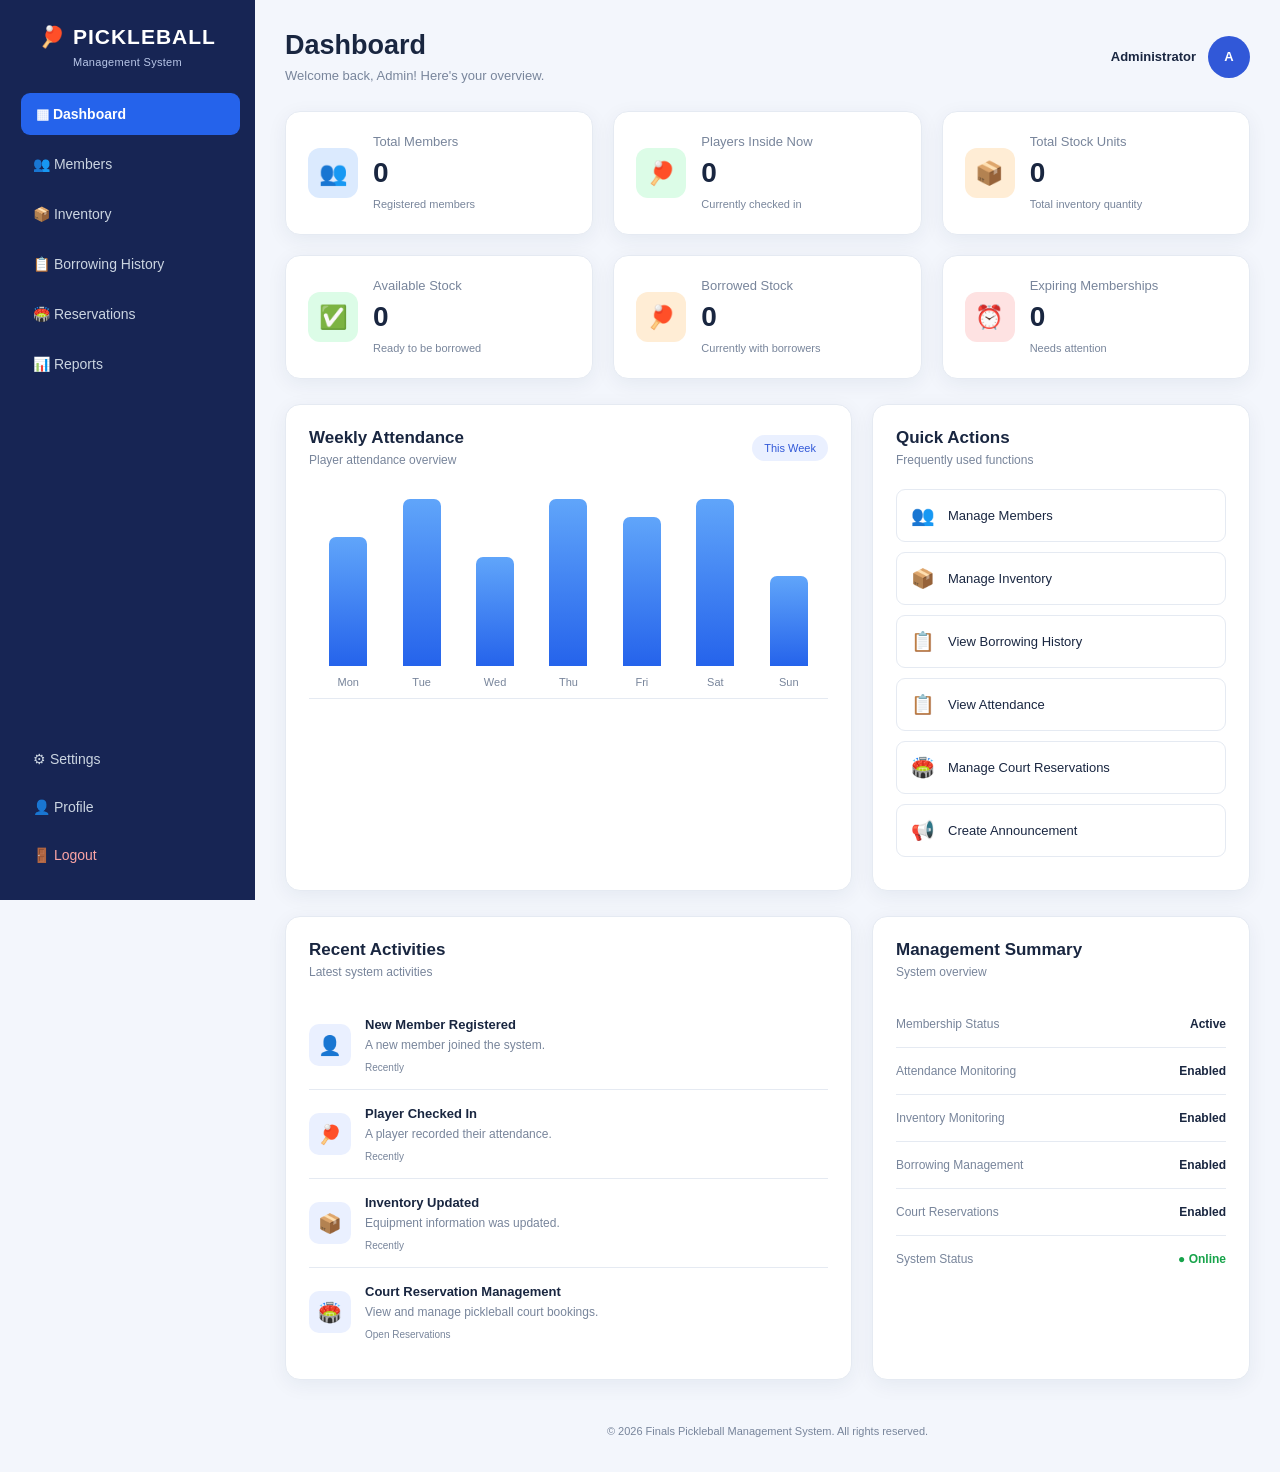
<file: index.html>
<!DOCTYPE html>
<html>
<head>
    <meta charset="UTF-8">
    <meta http-equiv="refresh" content="0; url=FINALSPICKLE/">
    <title>Pickleball Finals 2026</title>
</head>
<body>
    <p>Opening Pickleball Finals 2026...</p>
    <script>
        window.location.replace("FINALSPICKLE/");
    </script>
</body>
</html>
</file>
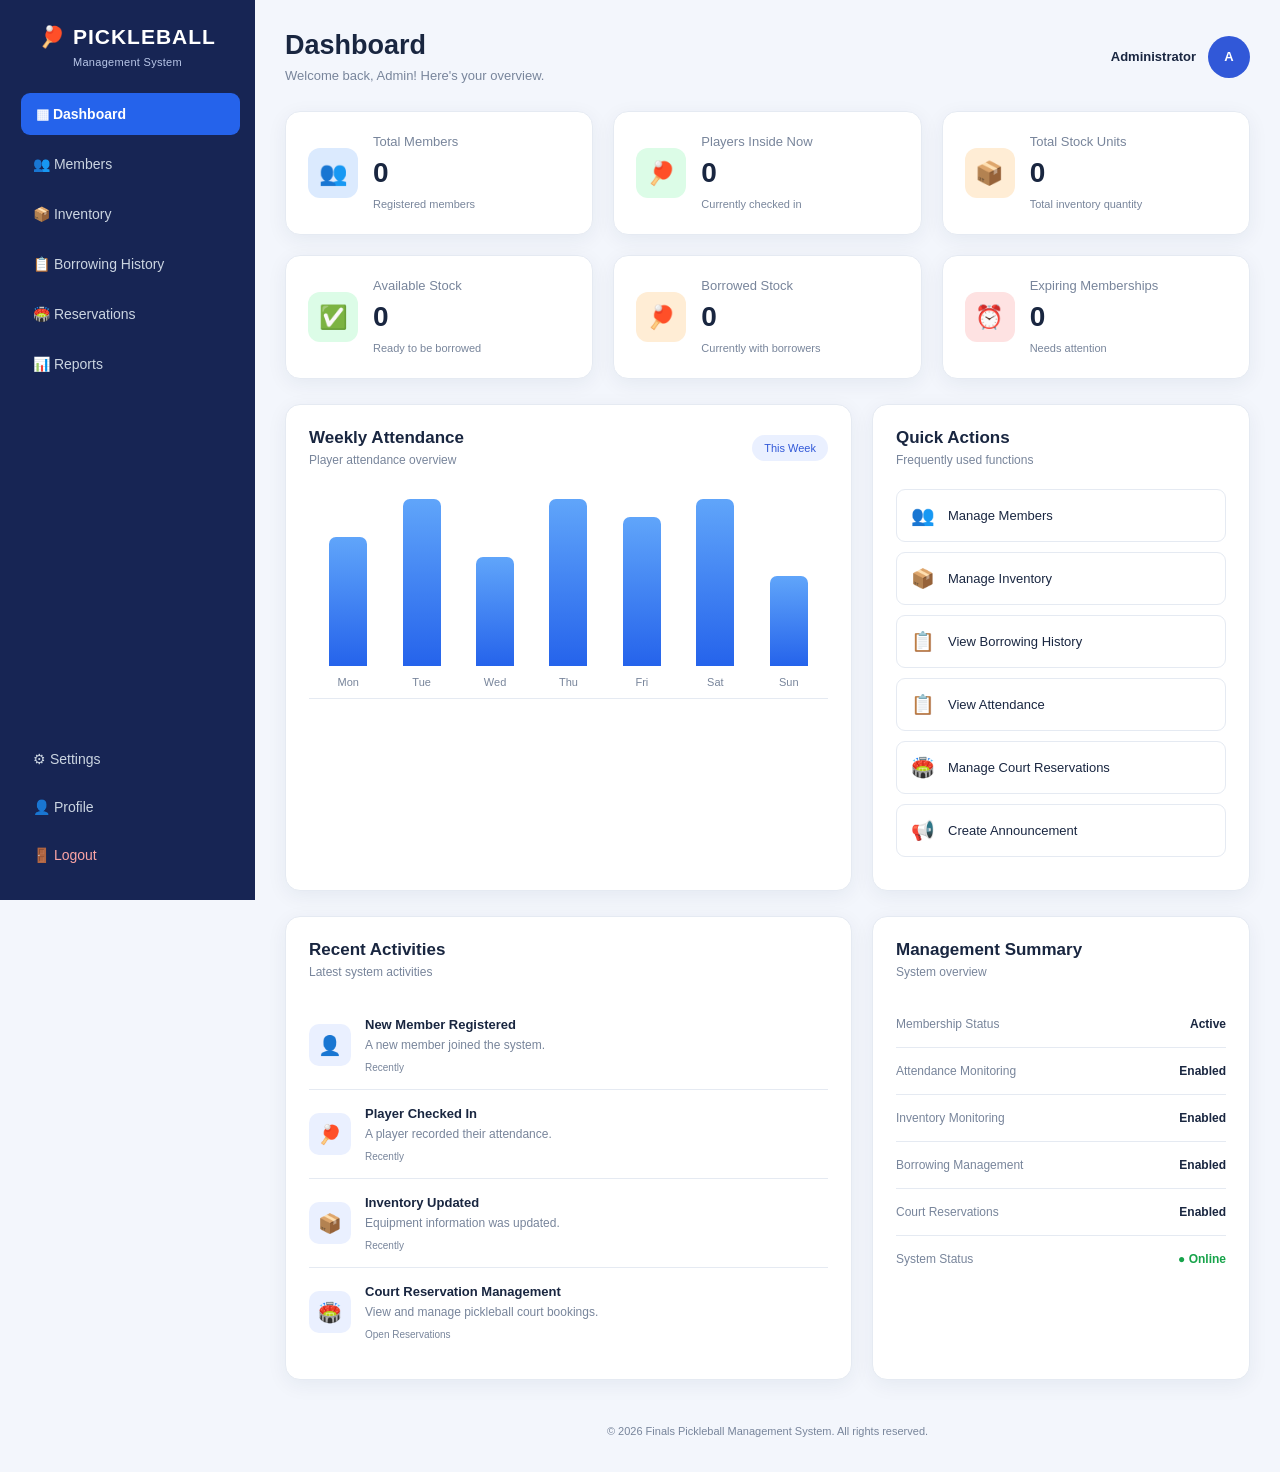
<file: FINALSPICKLE/index.html>
<!DOCTYPE html>
<html lang="en">
<head>
    <meta charset="UTF-8">
    <meta name="viewport" content="width=device-width, initial-scale=1.0">
    <title>Dashboard | Finals 2026 Pickleball</title>
    <link rel="stylesheet" href="style.css">
</head>
<body>

<div class="dashboard-container">

    <!-- SIDEBAR -->
    <aside class="sidebar">
        <div class="logo">
            <h2>🏓 PICKLEBALL</h2>
            <p>Management System</p>
        </div>

        <nav class="sidebar-nav">
            <a href="index.html" class="active">▦ Dashboard</a>
            <a href="members.html">👥 Members</a>
            <a href="inventory.html">📦 Inventory</a>
            <a href="borrowing-history.html">📋 Borrowing History</a>
            <a href="reservations.html">🏟️ Reservations</a>
            <a href="reports.html">📊 Reports</a>
        </nav>

        <div class="sidebar-bottom">
            <a href="settings.html">⚙ Settings</a>
            <a href="profile.html">👤 Profile</a>
            <a href="logout.html" class="logout-link">🚪 Logout</a>
        </div>
    </aside>

    <!-- MAIN CONTENT -->
    <main class="main-content">

        <header class="topbar">
            <div>
                <h1>Dashboard</h1>
                <p>Welcome back, Admin! Here's your overview.</p>
            </div>

            <div class="admin-info">
                <span>Administrator</span>
                <div class="admin-avatar">A</div>
            </div>
        </header>

        <!-- STATISTICS -->
        <section class="stats-grid">

            <div class="stat-card">
                <div class="stat-icon blue">👥</div>
                <div>
                    <p>Total Members</p>
                    <h2 id="totalMembers">0</h2>
                    <small>Registered members</small>
                </div>
            </div>

            <div class="stat-card">
                <div class="stat-icon green">🏓</div>
                <div>
                    <p>Players Inside Now</p>
                    <h2 id="playersInside">0</h2>
                    <small>Currently checked in</small>
                </div>
            </div>

            <div class="stat-card">
                <div class="stat-icon orange">📦</div>
                <div>
                    <p>Total Stock Units</p>
                    <h2 id="inventoryItems">0</h2>
                    <small>Total inventory quantity</small>
                </div>
            </div>

            <div class="stat-card">
                <div class="stat-icon green">✅</div>
                <div>
                    <p>Available Stock</p>
                    <h2 id="availableStock">0</h2>
                    <small>Ready to be borrowed</small>
                </div>
            </div>

            <div class="stat-card">
                <div class="stat-icon orange">🏓</div>
                <div>
                    <p>Borrowed Stock</p>
                    <h2 id="borrowedStock">0</h2>
                    <small>Currently with borrowers</small>
                </div>
            </div>

            <div class="stat-card">
                <div class="stat-icon red">⏰</div>
                <div>
                    <p>Expiring Memberships</p>
                    <h2 id="expiringMemberships">0</h2>
                    <small>Needs attention</small>
                </div>
            </div>

        </section>

        <!-- DASHBOARD CONTENT -->
        <section class="dashboard-grid">

            <!-- ATTENDANCE CHART -->
            <div class="dashboard-card attendance-card">
                <div class="card-header">
                    <div>
                        <h3>Weekly Attendance</h3>
                        <p>Player attendance overview</p>
                    </div>
                    <span class="card-tag">This Week</span>
                </div>

                <div class="attendance-chart">

                    <div class="chart-column">
                        <div class="chart-bar" style="height:65%"></div>
                        <span>Mon</span>
                    </div>

                    <div class="chart-column">
                        <div class="chart-bar" style="height:85%"></div>
                        <span>Tue</span>
                    </div>

                    <div class="chart-column">
                        <div class="chart-bar" style="height:55%"></div>
                        <span>Wed</span>
                    </div>

                    <div class="chart-column">
                        <div class="chart-bar" style="height:95%"></div>
                        <span>Thu</span>
                    </div>

                    <div class="chart-column">
                        <div class="chart-bar" style="height:75%"></div>
                        <span>Fri</span>
                    </div>

                    <div class="chart-column">
                        <div class="chart-bar" style="height:100%"></div>
                        <span>Sat</span>
                    </div>

                    <div class="chart-column">
                        <div class="chart-bar" style="height:45%"></div>
                        <span>Sun</span>
                    </div>

                </div>
            </div>

            <!-- QUICK ACTIONS -->
            <div class="dashboard-card quick-actions">
                <div class="card-header">
                    <div>
                        <h3>Quick Actions</h3>
                        <p>Frequently used functions</p>
                    </div>
                </div>

                <a href="members.html" class="action-button">
                    <span>👥</span> Manage Members
                </a>

                <a href="inventory.html" class="action-button">
                    <span>📦</span> Manage Inventory
                </a>

                <a href="borrowing-history.html" class="action-button">
                    <span>📋</span> View Borrowing History
                </a>

                <a href="attendance.html" class="action-button">
                    <span>📋</span> View Attendance
                </a>

                <a href="reservations.html" class="action-button">
                    <span>🏟️</span> Manage Court Reservations
                </a>

                <a href="announcements.html" class="action-button">
                    <span>📢</span> Create Announcement
                </a>

            </div>

        </section>

        <!-- BOTTOM CONTENT -->
        <section class="dashboard-grid bottom-grid">

            <!-- RECENT ACTIVITIES -->
            <div class="dashboard-card">
                <div class="card-header">
                    <div>
                        <h3>Recent Activities</h3>
                        <p>Latest system activities</p>
                    </div>
                </div>

                <div class="activity-item">
                    <div class="activity-icon">👤</div>
                    <div>
                        <strong>New Member Registered</strong>
                        <p>A new member joined the system.</p>
                        <small>Recently</small>
                    </div>
                </div>

                <div class="activity-item">
                    <div class="activity-icon">🏓</div>
                    <div>
                        <strong>Player Checked In</strong>
                        <p>A player recorded their attendance.</p>
                        <small>Recently</small>
                    </div>
                </div>

                <div class="activity-item">
                    <div class="activity-icon">📦</div>
                    <div>
                        <strong>Inventory Updated</strong>
                        <p>Equipment information was updated.</p>
                        <small>Recently</small>
                    </div>
                </div>

                <div class="activity-item">
                    <div class="activity-icon">🏟️</div>
                    <div>
                        <strong>Court Reservation Management</strong>
                        <p>View and manage pickleball court bookings.</p>
                        <small>
                            <a href="reservations.html">Open Reservations</a>
                        </small>
                    </div>
                </div>

            </div>

            <!-- MANAGEMENT SUMMARY -->
            <div class="dashboard-card summary-card">
                <div class="card-header">
                    <div>
                        <h3>Management Summary</h3>
                        <p>System overview</p>
                    </div>
                </div>

                <div class="summary-item">
                    <span>Membership Status</span>
                    <strong>Active</strong>
                </div>

                <div class="summary-item">
                    <span>Attendance Monitoring</span>
                    <strong>Enabled</strong>
                </div>

                <div class="summary-item">
                    <span>Inventory Monitoring</span>
                    <strong>Enabled</strong>
                </div>

                <div class="summary-item">
                    <span>Borrowing Management</span>
                    <strong>Enabled</strong>
                </div>

                <div class="summary-item">
                    <span>Court Reservations</span>
                    <strong>Enabled</strong>
                </div>

                <div class="summary-item">
                    <span>System Status</span>
                    <strong class="status-online">● Online</strong>
                </div>
            </div>

        </section>

        <!-- FOOTER -->
        <footer class="dashboard-footer">
            <p>© 2026 Finals Pickleball Management System. All rights reserved.</p>
        </footer>

    </main>
</div>

<!-- LIVE DASHBOARD STATISTICS -->
<script>
document.addEventListener("DOMContentLoaded", function () {

    // READ DATA FROM LOCAL STORAGE
    function getLocalData(key) {
        try {
            const data = localStorage.getItem(key);
            const parsed = data ? JSON.parse(data) : [];

            return Array.isArray(parsed) ? parsed : [];

        } catch (error) {
            console.error("Error reading " + key + ":", error);
            return [];
        }
    }

    // GET TODAY'S DATE WITHOUT TIME
    function getToday() {
        const today = new Date();

        return new Date(
            today.getFullYear(),
            today.getMonth(),
            today.getDate()
        );
    }

    // PARSE MEMBERSHIP EXPIRATION DATE
    function parseExpirationDate(dateString) {

        if (!dateString) return null;

        const parts = String(dateString).split("-");

        if (parts.length !== 3) return null;

        const year = Number(parts[0]);
        const month = Number(parts[1]);
        const day = Number(parts[2]);

        if (!year || !month || !day) return null;

        const date = new Date(year, month - 1, day);

        if (
            date.getFullYear() !== year ||
            date.getMonth() !== month - 1 ||
            date.getDate() !== day
        ) {
            return null;
        }

        return date;
    }

    // UPDATE ALL DASHBOARD STATISTICS
    function updateLiveDashboard() {

        // GET DATA FROM OTHER PAGES
        const members = getLocalData("pickleballMembers");
        const attendance = getLocalData("pickleAttendance");
        const inventory = getLocalData("pickleInventory");

        // 1. TOTAL MEMBERS
        const totalMembers = members.length;

        // 2. PLAYERS CURRENTLY INSIDE
        const playersInside = attendance.filter(record => {
            return !record.checkOutTime;
        }).length;

        // 3. INVENTORY STOCK QUANTITIES
        const totalInventoryItems = inventory.reduce((sum, item) => {
            return sum + Math.max(0, Number(item.quantity) || 0);
        }, 0);

        const borrowedStock = inventory.reduce((sum, item) => {
            return sum + Math.max(0, Number(item.borrowed) || 0);
        }, 0);

        const availableStock = inventory.reduce((sum, item) => {
            const quantity = Math.max(0, Number(item.quantity) || 0);
            const borrowed = Math.max(0, Number(item.borrowed) || 0);

            return sum + Math.max(0, quantity - borrowed);
        }, 0);

        // 4. EXPIRING MEMBERSHIPS
        // Supports expiryDate, expirationDate, and expiry.
        // Counts memberships expiring within the next 7 days.

        const today = getToday();

        const expiringMemberships = members.filter(member => {

            const expiry =
                member.expiryDate ||
                member.expirationDate ||
                member.expiry;

            if (!expiry) return false;

            const expiryDate = parseExpirationDate(expiry);

            if (!expiryDate) return false;

            const daysLeft = Math.round(
                (expiryDate - today) / (1000 * 60 * 60 * 24)
            );

            return daysLeft >= 0 && daysLeft <= 7;

        }).length;

        // DISPLAY THE STATISTICS
        document.getElementById("totalMembers").textContent =
            totalMembers.toLocaleString();

        document.getElementById("playersInside").textContent =
            playersInside.toLocaleString();

        document.getElementById("inventoryItems").textContent =
            totalInventoryItems.toLocaleString();

        document.getElementById("availableStock").textContent =
            availableStock.toLocaleString();

        document.getElementById("borrowedStock").textContent =
            borrowedStock.toLocaleString();

        document.getElementById("expiringMemberships").textContent =
            expiringMemberships.toLocaleString();

        console.log("Dashboard statistics updated:", {
            totalMembers,
            playersInside,
            totalInventoryItems,
            availableStock,
            borrowedStock,
            expiringMemberships
        });
    }

    // INITIAL UPDATE
    updateLiveDashboard();

    // UPDATE WHEN DATA CHANGES IN ANOTHER TAB
    window.addEventListener("storage", function(event) {

        if (
            event.key === "pickleballMembers" ||
            event.key === "pickleAttendance" ||
            event.key === "pickleInventory"
        ) {
            updateLiveDashboard();
        }

    });

    // UPDATE WHEN RETURNING TO THE DASHBOARD
    window.addEventListener("focus", updateLiveDashboard);

    // UPDATE WHEN THE DASHBOARD BECOMES VISIBLE AGAIN
    document.addEventListener("visibilitychange", function() {

        if (!document.hidden) {
            updateLiveDashboard();
        }

    });

});
</script>

</body>
</html>
</file>
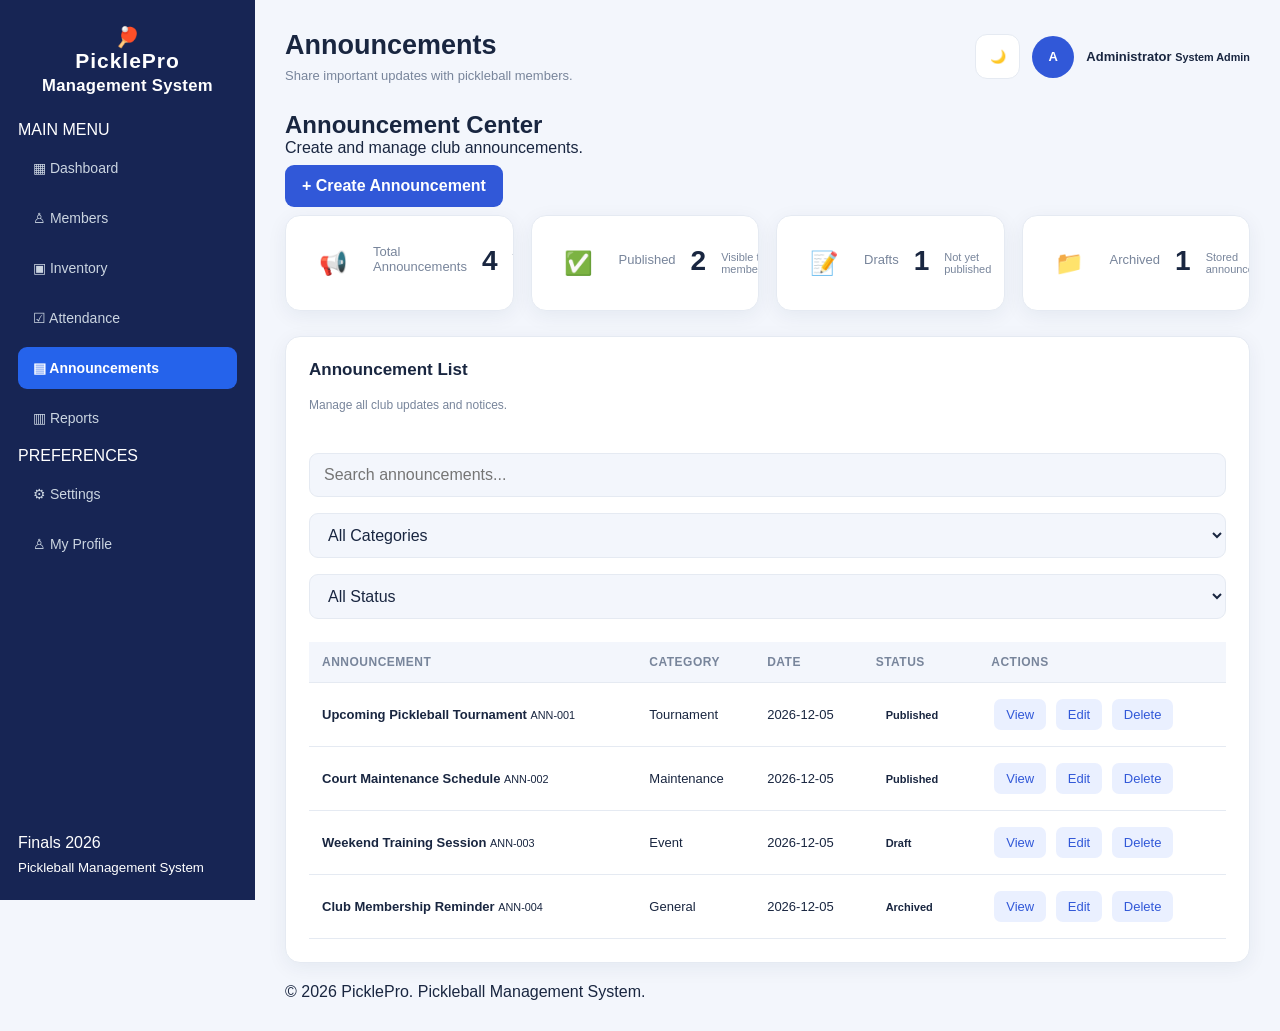
<file: FINALSPICKLE/announcements.html>
<!DOCTYPE html>
<html lang="en">
<head>
    <meta charset="UTF-8">
    <meta name="viewport" content="width=device-width, initial-scale=1.0">
    <title>Announcements | Pickleball Management System</title>
    <link rel="stylesheet" href="style.css">
</head>
<body>

<div class="app">

    <!-- SIDEBAR -->
    <aside class="sidebar">
        <div class="logo">
            <div class="logo-icon">🏓</div>
            <div>
                <h2>PicklePro</h2>
                <small>Management System</small>
            </div>
        </div>

        <nav>
            <p class="nav-label">MAIN MENU</p>
            <a href="index.html">▦ Dashboard</a>
            <a href="members.html">♙ Members</a>
            <a href="inventory.html">▣ Inventory</a>
            <a href="attendance.html">☑ Attendance</a>
            <a href="announcements.html" class="active">▤ Announcements</a>
            <a href="reports.html">▥ Reports</a>

            <p class="nav-label">PREFERENCES</p>
            <a href="settings.html">⚙ Settings</a>
            <a href="profile.html">♙ My Profile</a>
        </nav>

        <div class="sidebar-bottom">
            <p>Finals 2026</p>
            <small>Pickleball Management System</small>
        </div>
    </aside>

    <!-- MAIN CONTENT -->
    <main class="main">

        <header class="topbar">
            <div>
                <h2>Announcements</h2>
                <p>Share important updates with pickleball members.</p>
            </div>

            <div class="admin-info">
                <button class="theme-btn" id="themeToggle">🌙</button>
                <div class="admin-avatar">A</div>
                <div>
                    <strong>Administrator</strong>
                    <small>System Admin</small>
                </div>
            </div>
        </header>

        <section class="page-content">

            <!-- PAGE HEADING -->
            <div class="page-heading">
                <div>
                    <h1>Announcement Center</h1>
                    <p>Create and manage club announcements.</p>
                </div>

                <button class="primary-btn" onclick="openModal()">
                    + Create Announcement
                </button>
            </div>

            <!-- STATISTICS -->
            <div class="stats">

                <div class="stat-card">
                    <div class="stat-icon">📢</div>
                    <p>Total Announcements</p>
                    <h2 id="totalAnnouncements">0</h2>
                    <small>All announcement records</small>
                </div>

                <div class="stat-card">
                    <div class="stat-icon">✅</div>
                    <p>Published</p>
                    <h2 id="publishedCount">0</h2>
                    <small>Visible to members</small>
                </div>

                <div class="stat-card">
                    <div class="stat-icon">📝</div>
                    <p>Drafts</p>
                    <h2 id="draftCount">0</h2>
                    <small>Not yet published</small>
                </div>

                <div class="stat-card">
                    <div class="stat-icon">📁</div>
                    <p>Archived</p>
                    <h2 id="archivedCount">0</h2>
                    <small>Stored announcements</small>
                </div>

            </div>

            <!-- ANNOUNCEMENT LIST -->
            <div class="content-card">

                <div class="card-header">
                    <div>
                        <h3>Announcement List</h3>
                        <p>Manage all club updates and notices.</p>
                    </div>
                </div>

                <div class="table-controls">

                    <input
                        type="text"
                        id="searchInput"
                        placeholder="Search announcements..."
                    >

                    <select id="categoryFilter">
                        <option value="All">All Categories</option>
                        <option value="Event">Event</option>
                        <option value="Tournament">Tournament</option>
                        <option value="Maintenance">Maintenance</option>
                        <option value="General">General</option>
                    </select>

                    <select id="statusFilter">
                        <option value="All">All Status</option>
                        <option value="Published">Published</option>
                        <option value="Draft">Draft</option>
                        <option value="Archived">Archived</option>
                    </select>

                </div>

                <div class="table-wrap">
                    <table>
                        <thead>
                            <tr>
                                <th>ANNOUNCEMENT</th>
                                <th>CATEGORY</th>
                                <th>DATE</th>
                                <th>STATUS</th>
                                <th>ACTIONS</th>
                            </tr>
                        </thead>

                        <tbody id="announcementTable"></tbody>
                    </table>
                </div>

                <div class="empty" id="emptyMessage" style="display:none;">
                    <h3>No announcements found</h3>
                    <p>Try changing your filters or create a new announcement.</p>
                </div>

            </div>

        </section>

        <footer class="footer">
            © 2026 PicklePro. Pickleball Management System.
        </footer>

    </main>
</div>

<!-- CREATE / EDIT MODAL -->
<div class="modal" id="announcementModal">

    <div class="modal-content">

        <div class="modal-header">
            <div>
                <h2 id="modalTitle">Create Announcement</h2>
                <p>Fill in the announcement information.</p>
            </div>

            <button class="close-btn" onclick="closeModal()">×</button>
        </div>

        <form id="announcementForm">

            <div class="form-group">
                <label>Announcement ID</label>
                <input
                    type="text"
                    id="announcementId"
                    placeholder="Example: ANN-001"
                    required
                >
            </div>

            <div class="form-group">
                <label>Announcement Title</label>
                <input
                    type="text"
                    id="announcementTitle"
                    placeholder="Enter announcement title"
                    required
                >
            </div>

            <div class="form-group">
                <label>Category</label>
                <select id="announcementCategory" required>
                    <option value="">Select category</option>
                    <option value="Event">Event</option>
                    <option value="Tournament">Tournament</option>
                    <option value="Maintenance">Maintenance</option>
                    <option value="General">General</option>
                </select>
            </div>

            <div class="form-group">
                <label>Description</label>
                <textarea
                    id="announcementDescription"
                    rows="5"
                    placeholder="Write your announcement here..."
                    required
                ></textarea>
            </div>

            <div class="form-group">
                <label>Announcement Date</label>
                <input type="date" id="announcementDate" required>
            </div>

            <div class="form-group">
                <label>Status</label>
                <select id="announcementStatus" required>
                    <option value="Published">Published</option>
                    <option value="Draft">Draft</option>
                    <option value="Archived">Archived</option>
                </select>
            </div>

            <div class="modal-actions">
                <button type="button" class="secondary-btn" onclick="closeModal()">
                    Cancel
                </button>

                <button type="submit" class="primary-btn">
                    Save Announcement
                </button>
            </div>

        </form>

    </div>
</div>

<!-- VIEW MODAL -->
<div class="modal" id="viewModal">

    <div class="modal-content">

        <div class="modal-header">
            <h2>Announcement Details</h2>
            <button class="close-btn" onclick="closeViewModal()">×</button>
        </div>

        <div id="announcementDetails"></div>

        <div class="modal-actions">
            <button class="secondary-btn" onclick="closeViewModal()">
                Close
            </button>
        </div>

    </div>
</div>

<!-- TOAST -->
<div class="toast" id="toast"></div>

<script>

    // SAMPLE ANNOUNCEMENTS

    const today = new Date().toLocaleDateString("en-CA");

    let announcements = JSON.parse(
        localStorage.getItem("pickleAnnouncements")
    ) || [
        {
            id: "ANN-001",
            title: "Upcoming Pickleball Tournament",
            category: "Tournament",
            description: "Join our upcoming pickleball tournament. All registered members are invited to participate. Please contact the administrator for registration details.",
            date: today,
            status: "Published"
        },
        {
            id: "ANN-002",
            title: "Court Maintenance Schedule",
            category: "Maintenance",
            description: "The pickleball court will undergo maintenance. Members are advised to avoid using the court during the scheduled maintenance period.",
            date: today,
            status: "Published"
        },
        {
            id: "ANN-003",
            title: "Weekend Training Session",
            category: "Event",
            description: "A special training session will be held for beginner and intermediate players. Everyone is welcome.",
            date: today,
            status: "Draft"
        },
        {
            id: "ANN-004",
            title: "Club Membership Reminder",
            category: "General",
            description: "Members are reminded to keep their membership information updated.",
            date: today,
            status: "Archived"
        }
    ];

    let editIndex = null;

    // SAVE DATA

    function saveAnnouncements() {
        localStorage.setItem(
            "pickleAnnouncements",
            JSON.stringify(announcements)
        );
    }

    // UPDATE STATISTICS

    function updateStatistics() {

        document.getElementById("totalAnnouncements").textContent =
            announcements.length;

        document.getElementById("publishedCount").textContent =
            announcements.filter(item => item.status === "Published").length;

        document.getElementById("draftCount").textContent =
            announcements.filter(item => item.status === "Draft").length;

        document.getElementById("archivedCount").textContent =
            announcements.filter(item => item.status === "Archived").length;
    }

    // ESCAPE HTML

    function escapeHTML(value) {
        return String(value).replace(/[&<>"']/g, char => ({
            "&": "&amp;",
            "<": "&lt;",
            ">": "&gt;",
            '"': "&quot;",
            "'": "&#039;"
        })[char]);
    }

    // DISPLAY ANNOUNCEMENTS

    function renderAnnouncements() {

        const table = document.getElementById("announcementTable");

        const search = document.getElementById("searchInput")
            .value.toLowerCase();

        const category = document.getElementById("categoryFilter").value;

        const status = document.getElementById("statusFilter").value;

        table.innerHTML = "";

        const filtered = announcements.filter(item => {

            const matchesSearch =
                item.title.toLowerCase().includes(search) ||
                item.id.toLowerCase().includes(search) ||
                item.description.toLowerCase().includes(search);

            const matchesCategory =
                category === "All" || item.category === category;

            const matchesStatus =
                status === "All" || item.status === status;

            return matchesSearch && matchesCategory && matchesStatus;
        });

        document.getElementById("emptyMessage").style.display =
            filtered.length === 0 ? "block" : "none";

        filtered.forEach(item => {

            const index = announcements.indexOf(item);

            let badgeClass = "success";

            if (item.status === "Draft") {
                badgeClass = "warning";
            }

            if (item.status === "Archived") {
                badgeClass = "danger";
            }

            table.innerHTML += `
                <tr>
                    <td>
                        <strong>${escapeHTML(item.title)}</strong>
                        <small>${escapeHTML(item.id)}</small>
                    </td>

                    <td>${escapeHTML(item.category)}</td>

                    <td>${escapeHTML(item.date)}</td>

                    <td>
                        <span class="badge ${badgeClass}">
                            ${escapeHTML(item.status)}
                        </span>
                    </td>

                    <td>
                        <button class="mini-btn" onclick="viewAnnouncement(${index})">
                            View
                        </button>

                        <button class="mini-btn" onclick="editAnnouncement(${index})">
                            Edit
                        </button>

                        <button class="mini-btn delete-btn" onclick="deleteAnnouncement(${index})">
                            Delete
                        </button>
                    </td>
                </tr>
            `;
        });

        updateStatistics();
    }

    // OPEN MODAL

    function openModal() {

        editIndex = null;

        document.getElementById("announcementForm").reset();

        document.getElementById("modalTitle").textContent =
            "Create Announcement";

        document.getElementById("announcementDate").value = today;

        document.getElementById("announcementId").disabled = false;

        document.getElementById("announcementModal").classList.add("show");
    }

    // CLOSE MODAL

    function closeModal() {
        document.getElementById("announcementModal").classList.remove("show");
    }

    // ADD / UPDATE ANNOUNCEMENT

    document.getElementById("announcementForm")
        .addEventListener("submit", function(e) {

            e.preventDefault();

            const item = {

                id: document.getElementById("announcementId").value.trim(),

                title: document.getElementById("announcementTitle").value.trim(),

                category: document.getElementById("announcementCategory").value,

                description: document.getElementById("announcementDescription").value.trim(),

                date: document.getElementById("announcementDate").value,

                status: document.getElementById("announcementStatus").value
            };

            if (!item.id || !item.title || !item.description || !item.date) {
                showToast("Please complete all required fields.");
                return;
            }

            if (editIndex === null) {

                const duplicate = announcements.some(existing =>
                    existing.id.toLowerCase() === item.id.toLowerCase()
                );

                if (duplicate) {
                    showToast("Announcement ID already exists.");
                    return;
                }

                announcements.push(item);

                showToast("Announcement created successfully!");

            } else {

                announcements[editIndex] = item;

                showToast("Announcement updated successfully!");
            }

            saveAnnouncements();

            renderAnnouncements();

            closeModal();
        });

    // VIEW ANNOUNCEMENT

    function viewAnnouncement(index) {

        const item = announcements[index];

        document.getElementById("announcementDetails").innerHTML = `

            <div class="details-grid">

                <p><strong>Announcement ID:</strong> ${escapeHTML(item.id)}</p>

                <p><strong>Title:</strong> ${escapeHTML(item.title)}</p>

                <p><strong>Category:</strong> ${escapeHTML(item.category)}</p>

                <p><strong>Date:</strong> ${escapeHTML(item.date)}</p>

                <p><strong>Status:</strong> ${escapeHTML(item.status)}</p>

            </div>

            <div style="margin-top:20px;">
                <strong>Description</strong>
                <p style="margin-top:10px; line-height:1.7;">
                    ${escapeHTML(item.description)}
                </p>
            </div>
        `;

        document.getElementById("viewModal").classList.add("show");
    }

    // CLOSE VIEW MODAL

    function closeViewModal() {
        document.getElementById("viewModal").classList.remove("show");
    }

    // EDIT ANNOUNCEMENT

    function editAnnouncement(index) {

        editIndex = index;

        const item = announcements[index];

        document.getElementById("modalTitle").textContent =
            "Edit Announcement";

        document.getElementById("announcementId").value = item.id;
        document.getElementById("announcementId").disabled = true;

        document.getElementById("announcementTitle").value = item.title;
        document.getElementById("announcementCategory").value = item.category;
        document.getElementById("announcementDescription").value = item.description;
        document.getElementById("announcementDate").value = item.date;
        document.getElementById("announcementStatus").value = item.status;

        document.getElementById("announcementModal").classList.add("show");
    }

    // DELETE ANNOUNCEMENT

    function deleteAnnouncement(index) {

        if (confirm("Are you sure you want to delete this announcement?")) {

            announcements.splice(index, 1);

            saveAnnouncements();

            renderAnnouncements();

            showToast("Announcement deleted successfully!");
        }
    }

    // TOAST MESSAGE

    function showToast(message) {

        const toast = document.getElementById("toast");

        toast.textContent = message;

        toast.classList.add("show");

        setTimeout(() => {
            toast.classList.remove("show");
        }, 2500);
    }

    // SEARCH AND FILTER

    document.getElementById("searchInput")
        .addEventListener("input", renderAnnouncements);

    document.getElementById("categoryFilter")
        .addEventListener("change", renderAnnouncements);

    document.getElementById("statusFilter")
        .addEventListener("change", renderAnnouncements);

    // DARK MODE

    document.getElementById("themeToggle")
        .addEventListener("click", function() {

            document.body.classList.toggle("dark-mode");

            this.textContent =
                document.body.classList.contains("dark-mode")
                    ? "☀️"
                    : "🌙";
        });

    // INITIAL DISPLAY

    renderAnnouncements();

</script>

</body>
</html>
</file>
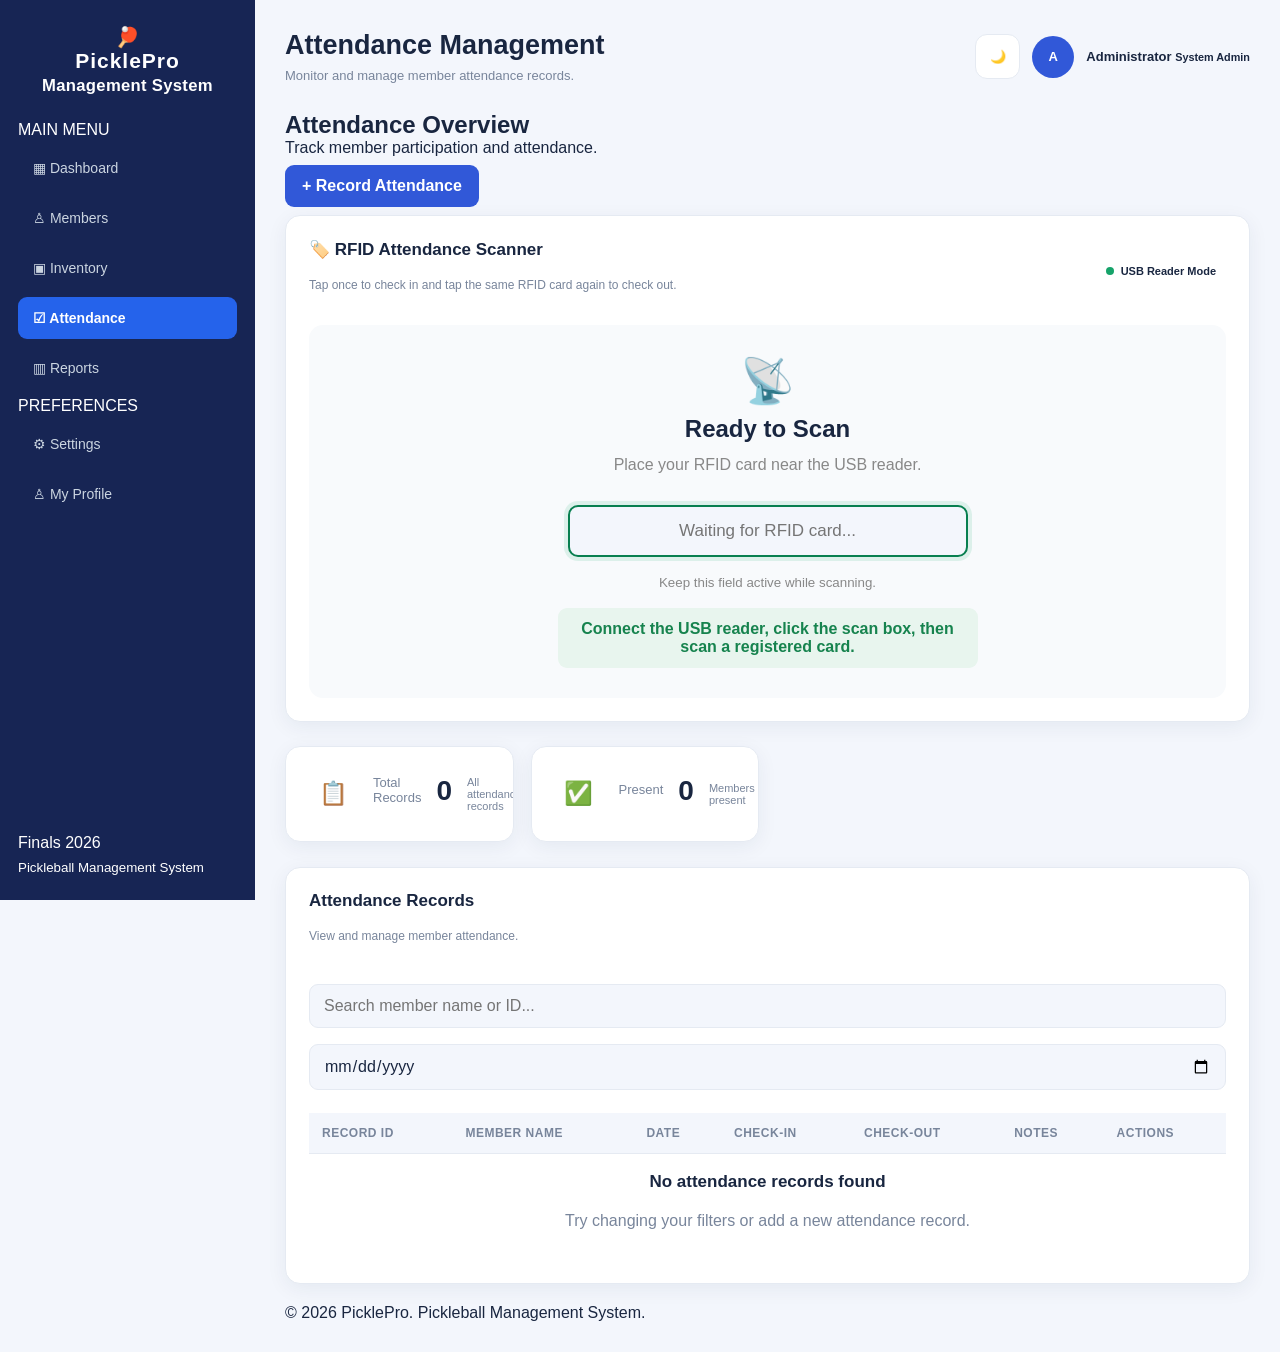
<file: FINALSPICKLE/attendance.html>
<!DOCTYPE html>
<html lang="en">
<head>
<meta charset="UTF-8">
<meta name="viewport" content="width=device-width, initial-scale=1.0">
<title>Attendance | Pickleball Management System</title>
<link rel="stylesheet" href="style.css">

<style>
.rfid-card{margin:0 0 24px}
.rfid-scanner-area{text-align:center;padding:30px 20px;margin-top:15px;border-radius:14px;background:var(--card-bg,#f8fafc)}
.rfid-icon{font-size:44px;margin-bottom:8px}
.rfid-scanner-area h2{margin:8px 0}
.rfid-scanner-area p{color:#888;margin-bottom:18px}
#rfidScanInput{width:min(100%,420px);box-sizing:border-box;padding:14px 16px;border:2px solid #16a36a;border-radius:10px;text-align:center;font-size:17px;outline:none}
#rfidScanInput:focus{border-color:#087f50;box-shadow:0 0 0 4px rgba(22,163,106,.12)}
.rfid-scanner-area small{display:block;margin-top:10px;color:#888}
.rfid-feedback{max-width:420px;margin:18px auto 0;padding:12px;border-radius:9px;background:#e8f5ee;color:#16834e;font-weight:600}
.rfid-feedback.error{background:#feecec;color:#c62828}
.rfid-feedback.warning{background:#fff4db;color:#956000}
.rfid-feedback.info{background:#eaf2ff;color:#2456a6}
.rfid-status{display:inline-flex;align-items:center;gap:7px}
.rfid-status-dot{width:8px;height:8px;border-radius:50%;display:inline-block;background:#16a36a}
</style>
</head>

<body>

<div class="app">

<aside class="sidebar">
<div class="logo">
<div class="logo-icon">🏓</div>
<div>
<h2>PicklePro</h2>
<small>Management System</small>
</div>
</div>

<nav>
<p class="nav-label">MAIN MENU</p>
<a href="index.html">▦ Dashboard</a>
<a href="members.html">♙ Members</a>
<a href="inventory.html">▣ Inventory</a>
<a href="attendance.html" class="active">☑ Attendance</a>
<a href="reports.html">▥ Reports</a>

<p class="nav-label">PREFERENCES</p>
<a href="settings.html">⚙ Settings</a>
<a href="profile.html">♙ My Profile</a>
</nav>

<div class="sidebar-bottom">
<p>Finals 2026</p>
<small>Pickleball Management System</small>
</div>
</aside>

<main class="main">

<header class="topbar">
<div>
<h2>Attendance Management</h2>
<p>Monitor and manage member attendance records.</p>
</div>

<div class="admin-info">
<button class="theme-btn" id="themeToggle">🌙</button>
<div class="admin-avatar">A</div>
<div>
<strong>Administrator</strong>
<small>System Admin</small>
</div>
</div>
</header>

<section class="page-content">

<div class="page-heading">
<div>
<h1>Attendance Overview</h1>
<p>Track member participation and attendance.</p>
</div>
<button class="primary-btn" onclick="openModal()">+ Record Attendance</button>
</div>

<!-- RFID SCANNER -->

<div class="content-card rfid-card">

<div class="card-header">
<div>
<h3>🏷️ RFID Attendance Scanner</h3>
<p>Tap once to check in and tap the same RFID card again to check out.</p>
</div>

<span class="badge success rfid-status">
<span class="rfid-status-dot"></span> USB Reader Mode
</span>
</div>

<div class="rfid-scanner-area">
<div class="rfid-icon">📡</div>
<h2>Ready to Scan</h2>
<p>Place your RFID card near the USB reader.</p>

<input
type="text"
id="rfidScanInput"
placeholder="Waiting for RFID card..."
autocomplete="off"
autofocus
>

<small>Keep this field active while scanning.</small>

<div id="rfidFeedback" class="rfid-feedback">
Connect the USB reader, click the scan box, then scan a registered card.
</div>
</div>

</div>

<!-- STATISTICS -->

<div class="stats">

<div class="stat-card">
<div class="stat-icon">📋</div>
<p>Total Records</p>
<h2 id="totalRecords">0</h2>
<small>All attendance records</small>
</div>

<div class="stat-card">
<div class="stat-icon">✅</div>
<p>Present</p>
<h2 id="presentCount">0</h2>
<small>Members present</small>
</div>

</div>

<!-- ATTENDANCE RECORDS -->

<div class="content-card">

<div class="card-header">
<div>
<h3>Attendance Records</h3>
<p>View and manage member attendance.</p>
</div>
</div>

<div class="table-controls">

<input
type="text"
id="searchInput"
placeholder="Search member name or ID..."
>

<input
type="date"
id="dateFilter"
title="Leave blank to show all saved records."
>

</div>

<div class="table-wrap">

<table>
<thead>
<tr>
<th>RECORD ID</th>
<th>MEMBER NAME</th>
<th>DATE</th>
<th>CHECK-IN</th>
<th>CHECK-OUT</th>
<th>NOTES</th>
<th>ACTIONS</th>
</tr>
</thead>

<tbody id="attendanceTable"></tbody>
</table>

</div>

<div class="empty" id="emptyMessage" style="display:none;">
<h3>No attendance records found</h3>
<p>Try changing your filters or add a new attendance record.</p>
</div>

</div>

</section>

<footer class="footer">
© 2026 PicklePro. Pickleball Management System.
</footer>

</main>
</div>

<!-- ADD / EDIT ATTENDANCE MODAL -->

<div class="modal" id="attendanceModal">

<div class="modal-content">

<div class="modal-header">
<div>
<h2 id="modalTitle">Record Attendance</h2>
<p>Enter the attendance information below.</p>
</div>

<button class="close-btn" onclick="closeModal()">×</button>
</div>

<form id="attendanceForm">

<div class="form-group">
<label>Record ID</label>
<input type="text" id="recordId" placeholder="Example: ATT-001" required>
</div>

<div class="form-group">
<label>Member Name</label>
<input type="text" id="memberName" placeholder="Enter member name" required>
</div>

<div class="form-group">
<label>Member ID</label>
<input type="text" id="memberId" placeholder="Example: MEM-001" required>
</div>

<div class="form-group">
<label>Attendance Date</label>
<input type="date" id="attendanceDate" required>
</div>

<div class="form-group">
<label>Time</label>
<input type="time" id="attendanceTime" required>
</div>

<div class="form-group">
<label>Notes</label>
<input type="text" id="attendanceNotes" placeholder="Optional notes">
</div>

<div class="modal-actions">
<button type="button" class="secondary-btn" onclick="closeModal()">Cancel</button>
<button type="submit" class="primary-btn">Save Record</button>
</div>

</form>
</div>
</div>

<!-- VIEW MODAL -->

<div class="modal" id="viewModal">

<div class="modal-content">

<div class="modal-header">
<h2>Attendance Details</h2>
<button class="close-btn" onclick="closeViewModal()">×</button>
</div>

<div id="attendanceDetails"></div>

<div class="modal-actions">
<button class="secondary-btn" onclick="closeViewModal()">Close</button>
</div>

</div>
</div>

<div class="toast" id="toast"></div>

<script>

// GET TODAY'S DATE
const today = new Date().toLocaleDateString("en-CA");

// LOAD SAVED ATTENDANCE
let attendance = JSON.parse(localStorage.getItem("pickleAttendance")) || [];

let editIndex = null;


// SAVE ATTENDANCE PERMANENTLY IN THIS BROWSER
function saveAttendance(){

localStorage.setItem(
"pickleAttendance",
JSON.stringify(attendance)
);

}


// UPDATE STATISTICS
function updateStatistics(){

document.getElementById("totalRecords").textContent =
attendance.length;

document.getElementById("presentCount").textContent =
attendance.length;

}


// PROTECT DISPLAYED TEXT
function escapeHTML(value){

return String(value).replace(/[&<>"']/g,char=>({

"&":"&amp;",
"<":"&lt;",
">":"&gt;",
'"':"&quot;",
"'":"&#039;"

})[char]);

}


// DISPLAY ATTENDANCE RECORDS
function renderAttendance(){

const table = document.getElementById("attendanceTable");

const search =
document.getElementById("searchInput").value.toLowerCase();

const date =
document.getElementById("dateFilter").value;

table.innerHTML = "";

const filtered = attendance.filter(item=>{

const matchesSearch =
item.member.toLowerCase().includes(search) ||
item.memberId.toLowerCase().includes(search) ||
item.id.toLowerCase().includes(search);

const matchesDate =
date === "" || item.date === date;

return matchesSearch && matchesDate;

});

document.getElementById("emptyMessage").style.display =
filtered.length === 0 ? "block" : "none";

filtered.forEach(item=>{

const index = attendance.indexOf(item);

table.innerHTML += `

<tr>

<td>${escapeHTML(item.id)}</td>

<td>
<strong>${escapeHTML(item.member)}</strong>
<small>${escapeHTML(item.memberId)}</small>
</td>

<td>${escapeHTML(item.date)}</td>

<td>${escapeHTML(item.time || "-")}</td>

<td>${escapeHTML(item.checkOutTime || "-")}</td>

<td>${escapeHTML(item.notes || "-")}</td>

<td>
<button class="mini-btn" onclick="viewRecord(${index})">View</button>
<button class="mini-btn" onclick="editRecord(${index})">Edit</button>
</td>

</tr>

`;

});

updateStatistics();

}


// OPEN ADD MODAL
function openModal(){

editIndex = null;

document.getElementById("attendanceForm").reset();

document.getElementById("modalTitle").textContent =
"Record Attendance";

document.getElementById("attendanceDate").value = today;

document.getElementById("attendanceTime").value =
new Date().toTimeString().slice(0,5);

document.getElementById("recordId").disabled = false;

document.getElementById("attendanceModal").classList.add("show");

}


// CLOSE ADD MODAL
function closeModal(){

document.getElementById("attendanceModal").classList.remove("show");

}


// ADD OR UPDATE RECORD
document.getElementById("attendanceForm").addEventListener("submit",function(e){

e.preventDefault();

const record = {

id:document.getElementById("recordId").value.trim(),

member:document.getElementById("memberName").value.trim(),

memberId:document.getElementById("memberId").value.trim(),

date:document.getElementById("attendanceDate").value,

time:document.getElementById("attendanceTime").value,

checkOutTime:editIndex!==null
? (attendance[editIndex].checkOutTime || "")
: "",

notes:document.getElementById("attendanceNotes").value.trim()

};

if(!record.id || !record.member || !record.memberId || !record.date || !record.time){

showToast("Please complete all required fields.");

return;

}

if(editIndex===null){

const duplicate = attendance.some(item=>
item.id.toLowerCase() === record.id.toLowerCase()
);

if(duplicate){

showToast("Record ID already exists.");

return;

}

attendance.push(record);

showToast("Attendance recorded successfully!");

}else{

attendance[editIndex] = record;

showToast("Attendance updated successfully!");

}

saveAttendance();

renderAttendance();

closeModal();

});


// VIEW RECORD
function viewRecord(index){

const item = attendance[index];

document.getElementById("attendanceDetails").innerHTML = `

<div class="details-grid">

<p><strong>Record ID:</strong> ${escapeHTML(item.id)}</p>

<p><strong>Member Name:</strong> ${escapeHTML(item.member)}</p>

<p><strong>Member ID:</strong> ${escapeHTML(item.memberId)}</p>

<p><strong>Date:</strong> ${escapeHTML(item.date)}</p>

<p><strong>Check-in Time:</strong> ${escapeHTML(item.time || "-")}</p>

<p><strong>Check-out Time:</strong> ${escapeHTML(item.checkOutTime || "Not checked out yet")}</p>

<p><strong>Notes:</strong> ${escapeHTML(item.notes || "-")}</p>

</div>

`;

document.getElementById("viewModal").classList.add("show");

}


// CLOSE VIEW MODAL
function closeViewModal(){

document.getElementById("viewModal").classList.remove("show");

}


// EDIT RECORD
function editRecord(index){

editIndex = index;

const item = attendance[index];

document.getElementById("modalTitle").textContent =
"Edit Attendance";

document.getElementById("recordId").value = item.id;

document.getElementById("recordId").disabled = true;

document.getElementById("memberName").value = item.member;

document.getElementById("memberId").value = item.memberId;

document.getElementById("attendanceDate").value = item.date;

document.getElementById("attendanceTime").value = item.time;

document.getElementById("attendanceNotes").value = item.notes || "";

document.getElementById("attendanceModal").classList.add("show");

}


// ATTENDANCE RECORDS CANNOT BE DELETED FROM THIS PAGE.


// TOAST NOTIFICATION
function showToast(message){

const toast = document.getElementById("toast");

toast.textContent = message;

toast.classList.add("show");

setTimeout(()=>{

toast.classList.remove("show");

},2500);

}


// SEARCH AND FILTER
document.getElementById("searchInput").addEventListener("input",renderAttendance);

document.getElementById("dateFilter").addEventListener("change",renderAttendance);


// DARK MODE TOGGLE
document.getElementById("themeToggle").addEventListener("click",function(){

document.body.classList.toggle("dark-mode");

this.textContent =
document.body.classList.contains("dark-mode") ? "☀️" : "🌙";

});


// RFID ATTENDANCE
const rfidInput = document.getElementById("rfidScanInput");

const rfidFeedback = document.getElementById("rfidFeedback");

function showRFIDMessage(message,type="success"){

rfidFeedback.textContent = message;

rfidFeedback.className = "rfid-feedback";

if(type!=="success"){

rfidFeedback.classList.add(type);

}

}


// GET MEMBER RFID
function getMemberRFID(member){

return String(

member.rfid ||
member.UID ||
member.uid ||
member.rfidNumber ||
member.cardId ||
member.cardUID ||
""

).trim();

}


// GET MEMBER NAME
function getMemberName(member){

return member.name ??
member.fullName ??
member.memberName ??
member.full_name ??
"";

}


// GET MEMBER ID
function getMemberId(member){

return member.memberId ??
member.memberID ??
member.id ??
member.code ??
"";

}


// FIND MEMBER USING RFID
function findMemberByRFID(scannedUID){

let members = [];

try{

members = JSON.parse(
localStorage.getItem("pickleballMembers") || "[]"
);

}catch(error){

console.error("Error reading members:",error);

return null;

}

if(!Array.isArray(members)) return null;

const scanned = String(scannedUID).trim();

return members.find(member=>{

const registeredUID = getMemberRFID(member);

return registeredUID === scanned;

}) || null;

}


// GET LOCAL DATE
function getLocalDate(dateObject=new Date()){

const year = dateObject.getFullYear();

const month = String(dateObject.getMonth()+1).padStart(2,"0");

const day = String(dateObject.getDate()).padStart(2,"0");

return `${year}-${month}-${day}`;

}


// PROCESS RFID SCAN
function processRFIDScan(rawUID){

const scannedUID = String(rawUID || "").trim();

if(!scannedUID){

showRFIDMessage("No RFID number was received. Please scan again.","error");

return;

}

const member = findMemberByRFID(scannedUID);

if(!member){

showRFIDMessage(

`Unregistered RFID card (${scannedUID}). Add this card to a member in the Members page first.`,

"error"

);

showToast("RFID card is not registered.");

return;

}

const memberName = String(getMemberName(member)).trim();

const memberId = String(getMemberId(member)).trim();

if(!memberName || !memberId){

showRFIDMessage(

"This RFID card matched a member, but the member name or ID is missing.",

"error"

);

return;

}

const now = new Date();

const scanDate = getLocalDate(now);

const scanTime = now.toTimeString().slice(0,5);


// FIND THE MOST RECENT OPEN VISIT FOR THIS MEMBER TODAY.
// COMPLETED RECORDS ARE NEVER OVERWRITTEN.

const existingRecord = [...attendance].reverse().find(record=>

String(record.memberId) === memberId &&
record.date === scanDate &&
!record.checkOutTime

);


if(existingRecord){

// CHECK OUT
existingRecord.checkOutTime = scanTime;

saveAttendance();

renderAttendance();

showRFIDMessage(

`Checked out successfully: ${memberName}. Your attendance visit has been saved.`

);

showToast("Check-out saved!");

return;

}


// CREATE A NEW CHECK-IN RECORD.
// EVERY NEW VISIT IS SAVED SEPARATELY.

const newRecord = {

id:"ATT-" + Date.now() + "-" +
Math.random().toString(36).slice(2,6).toUpperCase(),

member:memberName,

memberId:memberId,

date:scanDate,

time:scanTime,

checkOutTime:"",

notes:"RFID check-in"

};

attendance.push(newRecord);

saveAttendance();

renderAttendance();

showRFIDMessage(

`Checked in successfully: ${memberName}. A new attendance record has been saved. Tap again when leaving.`

);

showToast("New attendance visit saved!");

}


// USB RFID READER
rfidInput.addEventListener("keydown",function(event){

if(event.key === "Enter"){

event.preventDefault();

const scannedUID = rfidInput.value;

rfidInput.value = "";

processRFIDScan(scannedUID);

}

});


// ACTIVATE SCANNER
rfidInput.addEventListener("click",function(){

showRFIDMessage("Scanner input is active. Scan an RFID card.","info");

});


document.querySelector(".rfid-scanner-area").addEventListener("click",function(event){

if(event.target !== rfidInput){

rfidInput.focus();

}

});


// INITIAL SCANNER FOCUS
window.addEventListener("load",function(){

rfidInput.focus();

});


// INITIAL DISPLAY
renderAttendance();

</script>

</body>
</html>
</file>
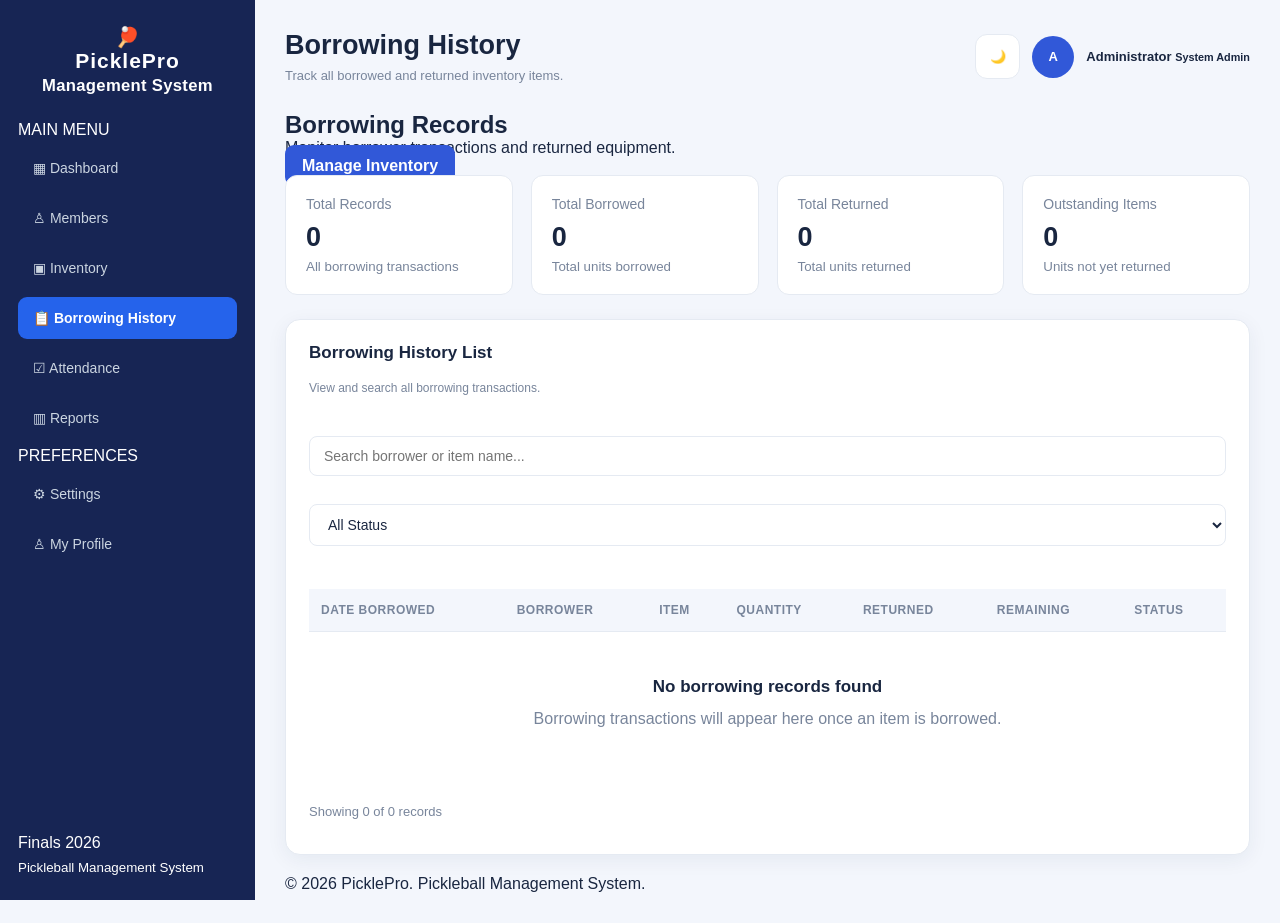
<file: FINALSPICKLE/borrowing-history.html>
<!DOCTYPE html>
<html lang="en">
<head>
    <meta charset="UTF-8">
    <meta name="viewport" content="width=device-width, initial-scale=1.0">
    <title>Borrowing History | Pickleball Management System</title>
    <link rel="stylesheet" href="style.css">

    <style>
        .history-stats {
            display: grid;
            grid-template-columns: repeat(4, 1fr);
            gap: 18px;
            margin-bottom: 24px;
        }

        .history-stat {
            background: var(--surface, #fff);
            border: 1px solid var(--border, #e2e8f0);
            border-radius: 12px;
            padding: 20px;
        }

        .history-stat p {
            color: var(--muted, #64748b);
            font-size: 14px;
            margin: 0 0 10px;
        }

        .history-stat h2 {
            color: var(--text, #172554);
            font-size: 27px;
            margin: 0;
        }

        .history-stat small {
            display: block;
            color: var(--muted, #64748b);
            margin-top: 6px;
        }

        .history-table-wrap {
            width: 100%;
            overflow-x: auto;
        }

        .history-table-wrap table {
            width: 100%;
            min-width: 850px;
            border-collapse: collapse;
        }

        .history-table-wrap th,
        .history-table-wrap td {
            padding: 14px 12px;
            text-align: left;
            border-bottom: 1px solid var(--border, #e2e8f0);
        }

        .history-table-wrap th {
            font-size: 12px;
            color: var(--muted, #64748b);
            white-space: nowrap;
        }

        .history-table-wrap td {
            color: var(--text, #334155);
            font-size: 14px;
        }

        .borrower-name {
            font-weight: 600;
            color: var(--text, #172554);
        }

        .history-date {
            white-space: nowrap;
            font-size: 13px;
        }

        .history-badge {
            display: inline-block;
            padding: 6px 11px;
            border-radius: 20px;
            font-size: 12px;
            font-weight: 600;
            white-space: nowrap;
        }

        .history-badge.borrowed {
            background: #fff1d6;
            color: #a16207;
        }

        .history-badge.partial {
            background: #dbeafe;
            color: #1d4ed8;
        }

        .history-badge.returned {
            background: #dcfce7;
            color: #15803d;
        }

        .history-empty {
            text-align: center;
            padding: 45px 20px;
            color: var(--muted, #64748b);
        }

        .history-empty h3 {
            color: var(--text, #172554);
            margin-bottom: 8px;
        }

        .history-controls {
            display: flex;
            flex-wrap: wrap;
            gap: 12px;
            margin: 20px 0;
        }

        .history-controls input,
        .history-controls select {
            padding: 11px 14px;
            border: 1px solid var(--border, #cbd5e1);
            border-radius: 8px;
            background: var(--surface, #fff);
            color: var(--text, #334155);
            font-size: 14px;
        }

        .history-controls input {
            flex: 1;
            min-width: 220px;
        }

        .history-controls select {
            min-width: 170px;
        }

        .history-count {
            color: var(--muted, #64748b);
            font-size: 13px;
            margin-top: 15px;
        }

        @media (max-width: 1000px) {
            .history-stats {
                grid-template-columns: repeat(2, 1fr);
            }
        }

        @media (max-width: 600px) {
            .history-stats {
                grid-template-columns: 1fr 1fr;
                gap: 10px;
            }

            .history-stat {
                padding: 14px;
            }

            .history-stat h2 {
                font-size: 22px;
            }

            .history-controls {
                flex-direction: column;
            }

            .history-controls input,
            .history-controls select {
                width: 100%;
                box-sizing: border-box;
            }
        }
    </style>
</head>

<body>

<div class="app">

    <!-- SIDEBAR -->
    <aside class="sidebar">
        <div class="logo">
            <div class="logo-icon">🏓</div>
            <div>
                <h2>PicklePro</h2>
                <small>Management System</small>
            </div>
        </div>

        <nav>
            <p class="nav-label">MAIN MENU</p>
            <a href="index.html">▦ Dashboard</a>
            <a href="members.html">♙ Members</a>
            <a href="inventory.html">▣ Inventory</a>
            <a href="borrowing-history.html" class="active">📋 Borrowing History</a>
            <a href="attendance.html">☑ Attendance</a>
            <a href="reports.html">▥ Reports</a>

            <p class="nav-label">PREFERENCES</p>
            <a href="settings.html">⚙ Settings</a>
            <a href="profile.html">♙ My Profile</a>
        </nav>

        <div class="sidebar-bottom">
            <p>Finals 2026</p>
            <small>Pickleball Management System</small>
        </div>
    </aside>

    <!-- MAIN CONTENT -->
    <main class="main">

        <!-- TOPBAR -->
        <header class="topbar">
            <div>
                <h2>Borrowing History</h2>
                <p>Track all borrowed and returned inventory items.</p>
            </div>

            <div class="admin-info">
                <button class="theme-btn" id="themeToggle">🌙</button>
                <div class="admin-avatar">A</div>
                <div>
                    <strong>Administrator</strong>
                    <small>System Admin</small>
                </div>
            </div>
        </header>

        <section class="page-content">

            <!-- PAGE HEADING -->
            <div class="page-heading">
                <div>
                    <h1>Borrowing Records</h1>
                    <p>Monitor borrower transactions and returned equipment.</p>
                </div>

                <a href="inventory.html" class="primary-btn">
                    Manage Inventory
                </a>
            </div>

            <!-- STATISTICS -->
            <div class="history-stats">

                <div class="history-stat">
                    <p>Total Records</p>
                    <h2 id="totalRecords">0</h2>
                    <small>All borrowing transactions</small>
                </div>

                <div class="history-stat">
                    <p>Total Borrowed</p>
                    <h2 id="totalBorrowed">0</h2>
                    <small>Total units borrowed</small>
                </div>

                <div class="history-stat">
                    <p>Total Returned</p>
                    <h2 id="totalReturned">0</h2>
                    <small>Total units returned</small>
                </div>

                <div class="history-stat">
                    <p>Outstanding Items</p>
                    <h2 id="totalOutstanding">0</h2>
                    <small>Units not yet returned</small>
                </div>

            </div>

            <!-- BORROWING HISTORY TABLE -->
            <div class="content-card">

                <div class="card-header">
                    <div>
                        <h3>Borrowing History List</h3>
                        <p>View and search all borrowing transactions.</p>
                    </div>
                </div>

                <!-- SEARCH AND FILTER -->
                <div class="history-controls">

                    <input
                        type="text"
                        id="searchInput"
                        placeholder="Search borrower or item name..."
                    >

                    <select id="statusFilter">
                        <option value="All">All Status</option>
                        <option value="Borrowed">Borrowed</option>
                        <option value="Partially Returned">Partially Returned</option>
                        <option value="Fully Returned">Fully Returned</option>
                    </select>

                </div>

                <!-- TABLE -->
                <div class="history-table-wrap">

                    <table>
                        <thead>
                            <tr>
                                <th>DATE BORROWED</th>
                                <th>BORROWER</th>
                                <th>ITEM</th>
                                <th>QUANTITY</th>
                                <th>RETURNED</th>
                                <th>REMAINING</th>
                                <th>STATUS</th>
                            </tr>
                        </thead>

                        <tbody id="historyTable"></tbody>
                    </table>

                </div>

                <!-- EMPTY MESSAGE -->
                <div class="history-empty" id="emptyMessage" style="display:none;">
                    <h3>No borrowing records found</h3>
                    <p>Borrowing transactions will appear here once an item is borrowed.</p>
                </div>

                <p class="history-count" id="historyCount">
                    Showing 0 records
                </p>

            </div>

        </section>

        <!-- FOOTER -->
        <footer class="footer">
            © 2026 PicklePro. Pickleball Management System.
        </footer>

    </main>
</div>

<script>

    // LOCAL STORAGE
    function readHistory() {

        try {
            const saved = localStorage.getItem("pickleBorrowingHistory");

            if (!saved) {
                return [];
            }

            const parsed = JSON.parse(saved);

            return Array.isArray(parsed) ? parsed : [];

        } catch (error) {

            console.error("Unable to read borrowing history:", error);

            return [];
        }
    }

    let borrowingHistory = readHistory();

    // NORMALIZE RECORDS
    function normalizeHistory() {

        borrowingHistory = borrowingHistory.map((record, index) => {

            return {
                ...record,
                id: String(record.id || ("HISTORY-" + index)),
                itemId: String(record.itemId || ""),
                itemName: record.itemName || "Unknown Item",
                borrower: record.borrower || "Previous Record",
                quantity: Math.max(0, Number(record.quantity) || 0),
                returnedQuantity: Math.min(
                    Math.max(0, Number(record.quantity) || 0),
                    Math.max(0, Number(record.returnedQuantity) || 0)
                ),
                borrowedAt: record.borrowedAt || new Date().toISOString()
            };

        });
    }

    normalizeHistory();

    // SAVE HISTORY
    function saveHistory() {

        localStorage.setItem(
            "pickleBorrowingHistory",
            JSON.stringify(borrowingHistory)
        );
    }

    // GET REMAINING QUANTITY
    function getRemaining(record) {

        return Math.max(
            0,
            Number(record.quantity) - Number(record.returnedQuantity || 0)
        );
    }

    // GET STATUS
    function getRecordStatus(record) {

        const remaining = getRemaining(record);
        const returned = Number(record.returnedQuantity || 0);

        if (remaining === 0) {
            return "Fully Returned";
        }

        if (returned > 0) {
            return "Partially Returned";
        }

        return "Borrowed";
    }

    // ESCAPE HTML
    function escapeHTML(value) {

        return String(value).replace(/[&<>"']/g, char => ({
            "&": "&amp;",
            "<": "&lt;",
            ">": "&gt;",
            '"': "&quot;",
            "'": "&#039;"
        })[char]);
    }

    // FORMAT DATE
    function formatDate(dateValue) {

        const date = new Date(dateValue);

        if (isNaN(date.getTime())) {
            return "Invalid date";
        }

        return date.toLocaleString([], {
            year: "numeric",
            month: "short",
            day: "numeric",
            hour: "2-digit",
            minute: "2-digit"
        });
    }

    // UPDATE STATISTICS
    function updateStatistics() {

        const totalRecords = borrowingHistory.length;

        const totalBorrowed = borrowingHistory.reduce(
            (sum, record) => sum + Number(record.quantity || 0),
            0
        );

        const totalReturned = borrowingHistory.reduce(
            (sum, record) => sum + Number(record.returnedQuantity || 0),
            0
        );

        const totalOutstanding = borrowingHistory.reduce(
            (sum, record) => sum + getRemaining(record),
            0
        );

        document.getElementById("totalRecords").textContent =
            totalRecords;

        document.getElementById("totalBorrowed").textContent =
            totalBorrowed;

        document.getElementById("totalReturned").textContent =
            totalReturned;

        document.getElementById("totalOutstanding").textContent =
            totalOutstanding;
    }

    // DISPLAY BORROWING HISTORY
    function renderHistory() {

        const table = document.getElementById("historyTable");

        const search = document.getElementById("searchInput")
            .value.trim().toLowerCase();

        const selectedStatus =
            document.getElementById("statusFilter").value;

        table.innerHTML = "";

        const filtered = borrowingHistory.filter(record => {

            const borrower = String(record.borrower || "").toLowerCase();
            const itemName = String(record.itemName || "").toLowerCase();
            const itemId = String(record.itemId || "").toLowerCase();

            const matchesSearch =
                borrower.includes(search) ||
                itemName.includes(search) ||
                itemId.includes(search);

            const matchesStatus =
                selectedStatus === "All" ||
                getRecordStatus(record) === selectedStatus;

            return matchesSearch && matchesStatus;
        });

        // NEWEST RECORDS FIRST
        filtered.sort((a, b) => {

            return new Date(b.borrowedAt).getTime() -
                   new Date(a.borrowedAt).getTime();

        });

        // EMPTY MESSAGE
        document.getElementById("emptyMessage").style.display =
            filtered.length === 0 ? "block" : "none";

        // TABLE ROWS
        filtered.forEach(record => {

            const remaining = getRemaining(record);
            const returned = Number(record.returnedQuantity || 0);
            const status = getRecordStatus(record);

            let badgeClass = "borrowed";

            if (status === "Partially Returned") {
                badgeClass = "partial";
            }

            if (status === "Fully Returned") {
                badgeClass = "returned";
            }

            const row = document.createElement("tr");

            row.innerHTML = `
                <td>
                    <span class="history-date">
                        ${escapeHTML(formatDate(record.borrowedAt))}
                    </span>
                </td>

                <td>
                    <span class="borrower-name">
                        ${escapeHTML(record.borrower)}
                    </span>
                </td>

                <td>
                    <strong>${escapeHTML(record.itemName)}</strong>
                    <small style="display:block; color:var(--muted, #64748b);">
                        ${escapeHTML(record.itemId)}
                    </small>
                </td>

                <td>${Number(record.quantity)}</td>

                <td>${returned}</td>

                <td>
                    <strong>${remaining}</strong>
                </td>

                <td>
                    <span class="history-badge ${badgeClass}">
                        ${status}
                    </span>
                </td>
            `;

            table.appendChild(row);

        });

        document.getElementById("historyCount").textContent =
            "Showing " + filtered.length + " of " +
            borrowingHistory.length + " records";

        updateStatistics();
    }

    // SEARCH
    document.getElementById("searchInput")
        .addEventListener("input", renderHistory);

    // FILTER
    document.getElementById("statusFilter")
        .addEventListener("change", renderHistory);

    // THEME TOGGLE
    document.getElementById("themeToggle")
        .addEventListener("click", function() {

            const isDark =
                document.documentElement.getAttribute("data-theme") !== "dark";

            document.documentElement.setAttribute(
                "data-theme",
                isDark ? "dark" : "light"
            );

            this.textContent = isDark ? "☀️" : "🌙";

            localStorage.setItem(
                "pickleballTheme",
                isDark ? "dark" : "light"
            );

        });

    // LOAD SAVED THEME
    const savedTheme = localStorage.getItem("pickleballTheme") || "light";

    document.documentElement.setAttribute("data-theme", savedTheme);

    document.getElementById("themeToggle").textContent =
        savedTheme === "dark" ? "☀️" : "🌙";

    // REFRESH WHEN INVENTORY OR HISTORY CHANGES IN ANOTHER TAB
    window.addEventListener("storage", function(event) {

        if (
            event.key === "pickleBorrowingHistory" ||
            event.key === "pickleInventory"
        ) {

            borrowingHistory = readHistory();

            normalizeHistory();

            renderHistory();
        }

    });

    // REFRESH WHEN RETURNING TO THIS PAGE
    window.addEventListener("focus", function() {

        borrowingHistory = readHistory();

        normalizeHistory();

        renderHistory();

    });

    // REFRESH WHEN PAGE BECOMES VISIBLE
    document.addEventListener("visibilitychange", function() {

        if (!document.hidden) {

            borrowingHistory = readHistory();

            normalizeHistory();

            renderHistory();
        }

    });

    // INITIAL DISPLAY
    renderHistory();

</script>

</body>
</html>
</file>
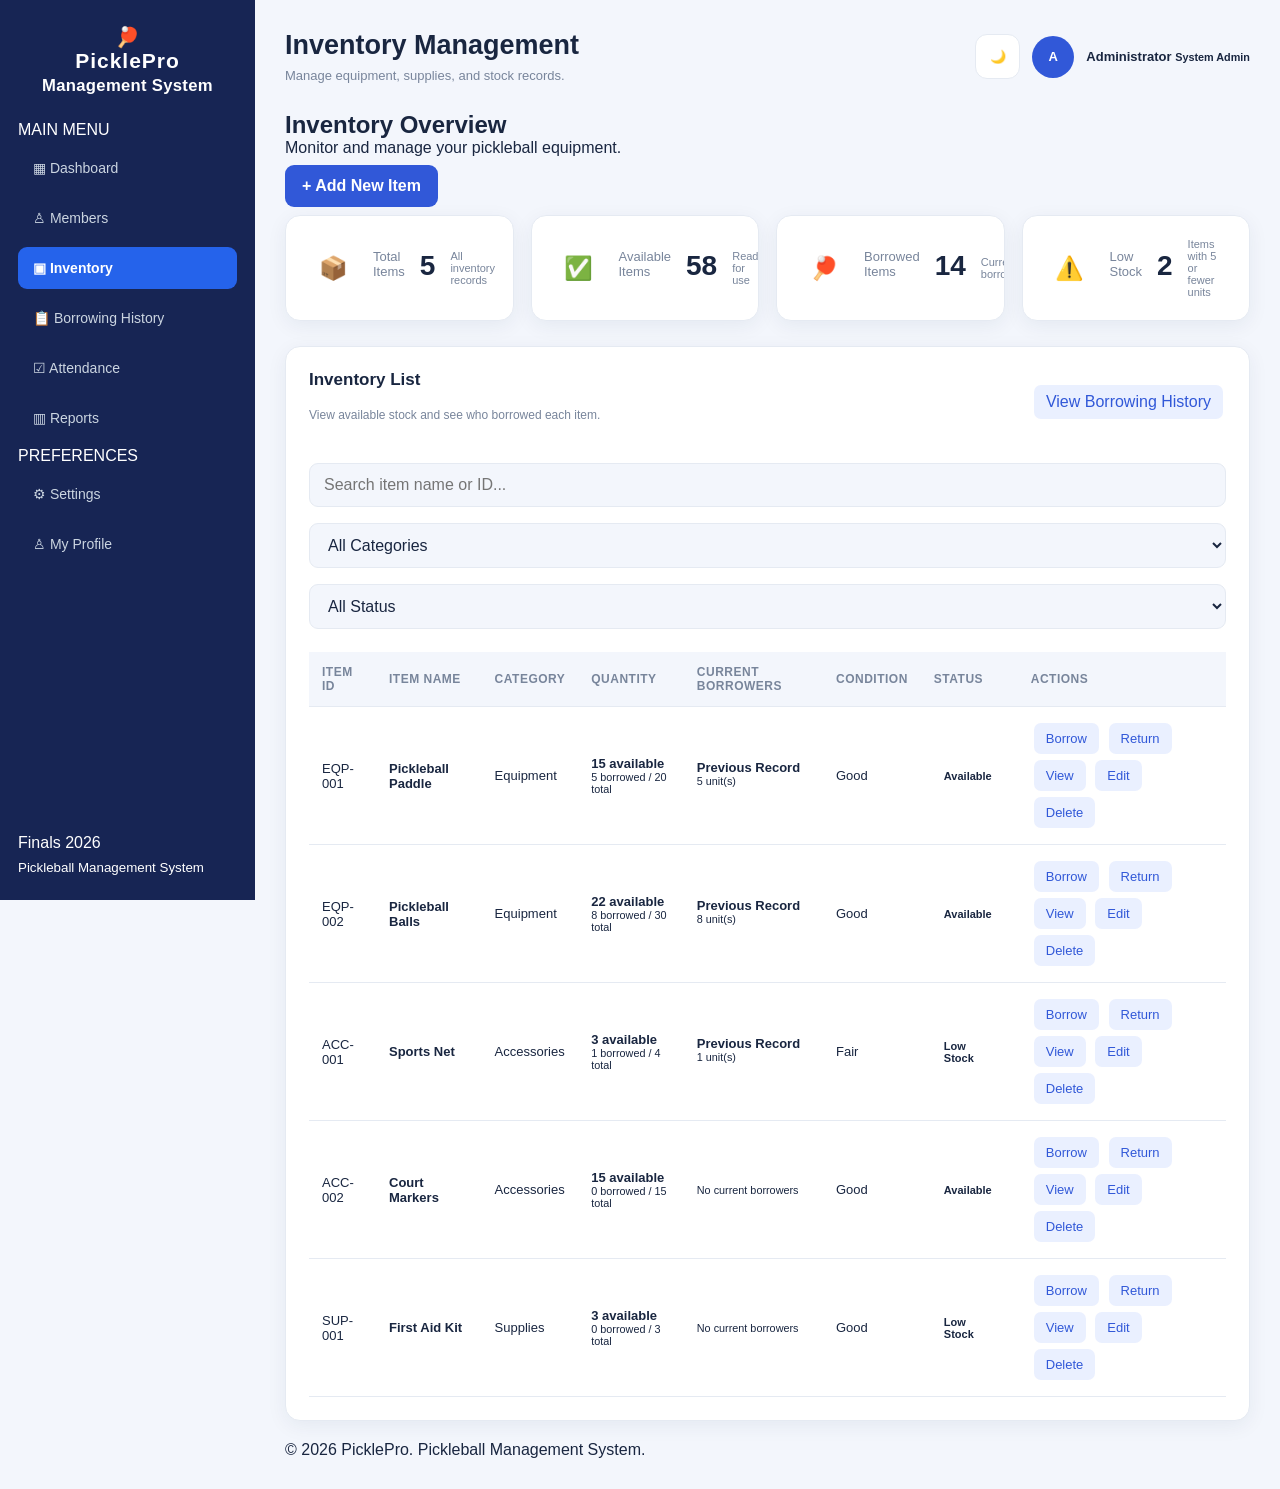
<file: FINALSPICKLE/inventory.html>
<!DOCTYPE html>
<html lang="en">
<head>
    <meta charset="UTF-8">
    <meta name="viewport" content="width=device-width, initial-scale=1.0">
    <title>Inventory | Pickleball Management System</title>
    <link rel="stylesheet" href="style.css">

    <style>
        /* Inventory modal visibility and layout */
        #itemModal,
        #viewModal,
        #borrowModal,
        #returnModal {
            display: none !important;
            position: fixed !important;
            inset: 0 !important;
            width: 100% !important;
            height: 100% !important;
            background: rgba(0, 0, 0, 0.65) !important;
            z-index: 9999 !important;
            align-items: center !important;
            justify-content: center !important;
            padding: 20px !important;
            overflow-y: auto !important;
        }

        #itemModal.show,
        #viewModal.show,
        #borrowModal.show,
        #returnModal.show {
            display: flex !important;
        }

        #itemModal .modal-content,
        #viewModal .modal-content,
        #borrowModal .modal-content,
        #returnModal .modal-content {
            background: var(--surface, #fff);
            color: var(--text, #192640);
            width: 100%;
            max-width: 520px;
            max-height: 90vh;
            overflow-y: auto;
            padding: 28px;
            border-radius: 16px;
            box-shadow: 0 20px 60px rgba(0,0,0,.25);
            margin: auto;
            position: relative;
        }

        #itemModal .modal-header,
        #viewModal .modal-header,
        #borrowModal .modal-header,
        #returnModal .modal-header {
            display: flex;
            justify-content: space-between;
            align-items: flex-start;
            gap: 15px;
            margin-bottom: 22px;
        }

        #itemModal .modal-header h2,
        #viewModal .modal-header h2,
        #borrowModal .modal-header h2,
        #returnModal .modal-header h2 {
            color: var(--text, #172554);
            font-size: 22px;
            margin: 0 0 6px;
        }

        #itemModal .modal-header p,
        #borrowModal .modal-header p,
        #returnModal .modal-header p {
            color: var(--muted, #64748b);
            font-size: 14px;
            margin: 0;
        }

        #itemModal .close-btn,
        #viewModal .close-btn,
        #borrowModal .close-btn,
        #returnModal .close-btn {
            border: none;
            background: var(--soft, #f1f5f9);
            color: var(--text, #334155);
            font-size: 24px;
            width: 35px;
            height: 35px;
            border-radius: 8px;
            flex-shrink: 0;
            cursor: pointer;
        }

        #itemModal .form-group,
        #borrowModal .form-group,
        #returnModal .form-group {
            margin-bottom: 16px;
        }

        #itemModal .form-group label,
        #borrowModal .form-group label,
        #returnModal .form-group label {
            display: block;
            margin-bottom: 6px;
            font-weight: 600;
            font-size: 14px;
            color: var(--text, #334155);
        }

        #itemModal .form-group input,
        #itemModal .form-group select,
        #borrowModal .form-group input,
        #borrowModal .form-group select,
        #returnModal .form-group input,
        #returnModal .form-group select {
            width: 100%;
            box-sizing: border-box;
            padding: 12px 14px;
            border: 1px solid var(--border, #cbd5e1);
            border-radius: 9px;
            background: var(--bg, #fff);
            color: var(--text, #1e293b);
            font-size: 14px;
        }

        #itemModal .form-group small {
            display: block;
            color: var(--muted, #64748b);
            font-size: 12px;
            margin-top: 5px;
        }

        #itemModal .modal-actions,
        #viewModal .modal-actions,
        #borrowModal .modal-actions,
        #returnModal .modal-actions {
            display: flex;
            justify-content: flex-end;
            flex-wrap: wrap;
            gap: 10px;
            margin-top: 22px;
        }

        #viewModal .details-grid {
            display: grid;
            grid-template-columns: 1fr 1fr;
            gap: 12px;
        }

        #viewModal .details-grid p {
            background: var(--bg, #f8fafc);
            color: var(--text, #334155);
            padding: 12px;
            border-radius: 8px;
            margin: 0;
            font-size: 14px;
        }

        #viewModal .details-grid hr,
        #viewModal .details-grid h3 {
            grid-column: 1 / -1;
        }

        #viewModal .details-grid hr {
            width: 100%;
            border: 0;
            border-top: 1px solid var(--border, #ddd);
        }

        #viewModal .details-grid > div {
            grid-column: 1 / -1;
        }

        #viewModal .details-grid > p:has(strong) {
            min-width: 0;
        }

        #viewModal .details-grid > p:nth-of-type(n+1) {
            overflow-wrap: anywhere;
        }

        #toast {
            display: none;
        }

        #toast.show {
            display: block;
        }

        @media (max-width: 600px) {
            #itemModal .modal-content,
            #viewModal .modal-content,
            #borrowModal .modal-content,
            #returnModal .modal-content {
                padding: 20px;
            }

            #viewModal .details-grid {
                grid-template-columns: 1fr;
            }
        }
    </style>
</head>
<body>

<div class="app">

    <!-- SIDEBAR -->
    <aside class="sidebar">
        <div class="logo">
            <div class="logo-icon">🏓</div>
            <div>
                <h2>PicklePro</h2>
                <small>Management System</small>
            </div>
        </div>

        <nav>
            <p class="nav-label">MAIN MENU</p>
            <a href="index.html">▦ Dashboard</a>
            <a href="members.html">♙ Members</a>
            <a href="inventory.html" class="active">▣ Inventory</a>
            <a href="borrowing-history.html">📋 Borrowing History</a>
            <a href="attendance.html">☑ Attendance</a>
            <a href="reports.html">▥ Reports</a>

            <p class="nav-label">PREFERENCES</p>
            <a href="settings.html">⚙ Settings</a>
            <a href="profile.html">♙ My Profile</a>
        </nav>

        <div class="sidebar-bottom">
            <p>Finals 2026</p>
            <small>Pickleball Management System</small>
        </div>
    </aside>

    <!-- MAIN CONTENT -->
    <main class="main">

        <header class="topbar">
            <div>
                <h2>Inventory Management</h2>
                <p>Manage equipment, supplies, and stock records.</p>
            </div>

            <div class="admin-info">
                <button class="theme-btn" id="themeToggle">🌙</button>
                <div class="admin-avatar">A</div>
                <div>
                    <strong>Administrator</strong>
                    <small>System Admin</small>
                </div>
            </div>
        </header>

        <section class="page-content">

            <div class="page-heading">
                <div>
                    <h1>Inventory Overview</h1>
                    <p>Monitor and manage your pickleball equipment.</p>
                </div>

                <button class="primary-btn" onclick="openModal()">
                    + Add New Item
                </button>
            </div>

            <!-- STATISTICS -->
            <div class="stats">

                <div class="stat-card">
                    <div class="stat-icon">📦</div>
                    <p>Total Items</p>
                    <h2 id="totalItems">0</h2>
                    <small>All inventory records</small>
                </div>

                <div class="stat-card">
                    <div class="stat-icon">✅</div>
                    <p>Available Items</p>
                    <h2 id="availableItems">0</h2>
                    <small>Ready for use</small>
                </div>

                <div class="stat-card">
                    <div class="stat-icon">🏓</div>
                    <p>Borrowed Items</p>
                    <h2 id="borrowedItems">0</h2>
                    <small>Currently borrowed</small>
                </div>

                <div class="stat-card">
                    <div class="stat-icon">⚠️</div>
                    <p>Low Stock</p>
                    <h2 id="lowStockItems">0</h2>
                    <small>Items with 5 or fewer units</small>
                </div>

            </div>

            <!-- INVENTORY TABLE -->
            <div class="content-card">

                <div class="card-header">
                    <div>
                        <h3>Inventory List</h3>
                        <p>View available stock and see who borrowed each item.</p>
                    </div>

                    <a href="borrowing-history.html" class="secondary-btn">
                        View Borrowing History
                    </a>
                </div>

                <div class="table-controls">
                    <input type="text" id="searchInput"
                        placeholder="Search item name or ID...">

                    <select id="categoryFilter">
                        <option value="All">All Categories</option>
                        <option value="Equipment">Equipment</option>
                        <option value="Accessories">Accessories</option>
                        <option value="Supplies">Supplies</option>
                    </select>

                    <select id="statusFilter">
                        <option value="All">All Status</option>
                        <option value="Available">Available</option>
                        <option value="Borrowed">Borrowed</option>
                        <option value="Low Stock">Low Stock</option>
                    </select>
                </div>

                <div class="table-wrap">
                    <table>
                        <thead>
                            <tr>
                                <th>ITEM ID</th>
                                <th>ITEM NAME</th>
                                <th>CATEGORY</th>
                                <th>QUANTITY</th>
                                <th>CURRENT BORROWERS</th>
                                <th>CONDITION</th>
                                <th>STATUS</th>
                                <th>ACTIONS</th>
                            </tr>
                        </thead>

                        <tbody id="inventoryTable"></tbody>
                    </table>
                </div>

                <div class="empty" id="emptyMessage" style="display:none;">
                    <h3>No inventory items found</h3>
                    <p>Try changing your search or add a new item.</p>
                </div>

            </div>

        </section>

        <footer class="footer">
            © 2026 PicklePro. Pickleball Management System.
        </footer>

    </main>
</div>

<!-- ADD / EDIT MODAL -->
<div class="modal" id="itemModal">
    <div class="modal-content">

        <div class="modal-header">
            <div>
                <h2 id="modalTitle">Add New Item</h2>
                <p>Enter the inventory item details below.</p>
            </div>
            <button class="close-btn" onclick="closeModal()">×</button>
        </div>

        <form id="itemForm">

            <div class="form-group">
                <label>Item ID</label>
                <input type="text" id="itemId" placeholder="Example: EQP-001" required>
            </div>

            <div class="form-group">
                <label>Item Name</label>
                <input type="text" id="itemName" placeholder="Enter item name" required>
            </div>

            <div class="form-group">
                <label>Category</label>
                <select id="itemCategory" required>
                    <option value="">Select category</option>
                    <option value="Equipment">Equipment</option>
                    <option value="Accessories">Accessories</option>
                    <option value="Supplies">Supplies</option>
                </select>
            </div>

            <div class="form-group">
                <label>Quantity</label>
                <input type="number" id="itemQuantity" min="0" placeholder="Enter quantity" required>
            </div>

            <div class="form-group">
                <label>Condition</label>
                <select id="itemCondition" required>
                    <option value="Good">Good</option>
                    <option value="Fair">Fair</option>
                    <option value="Needs Repair">Needs Repair</option>
                </select>
            </div>

            <div class="form-group">
                <label>Borrowed Quantity</label>
                <input type="number" id="itemBorrowed" min="0" value="0" required>
                <small id="borrowedHelp">
                    For new items, this should normally be zero. Use Borrow and Return to record transactions.
                </small>
            </div>

            <div class="modal-actions">
                <button type="button" class="secondary-btn" onclick="closeModal()">Cancel</button>
                <button type="submit" class="primary-btn">Save Item</button>
            </div>

        </form>
    </div>
</div>

<!-- VIEW ITEM MODAL -->
<div class="modal" id="viewModal">
    <div class="modal-content">
        <div class="modal-header">
            <h2>Item Details</h2>
            <button class="close-btn" onclick="closeViewModal()">×</button>
        </div>

        <div id="itemDetails"></div>

        <div class="modal-actions">
            <button class="secondary-btn" onclick="closeViewModal()">Close</button>
        </div>
    </div>
</div>

<!-- BORROW ITEM MODAL -->
<div class="modal" id="borrowModal">
    <div class="modal-content">

        <div class="modal-header">
            <div>
                <h2>Borrow Item</h2>
                <p>Enter the borrower's information.</p>
            </div>
            <button class="close-btn" onclick="closeBorrowModal()">×</button>
        </div>

        <form id="borrowForm">

            <div class="form-group">
                <label>Item</label>
                <input type="text" id="borrowItemName" readonly>
            </div>

            <div class="form-group">
                <label>Available Quantity</label>
                <input type="number" id="borrowAvailable" readonly>
            </div>

            <div class="form-group">
                <label>Borrower's Full Name</label>
                <input type="text" id="borrowerName"
                    placeholder="Enter borrower's full name" required>
            </div>

            <div class="form-group">
                <label>Quantity to Borrow</label>
                <input type="number" id="borrowQuantity"
                    min="1" step="1" placeholder="Enter quantity" required>
            </div>

            <div class="modal-actions">
                <button type="button" class="secondary-btn" onclick="closeBorrowModal()">Cancel</button>
                <button type="submit" class="primary-btn">Confirm Borrow</button>
            </div>

        </form>
    </div>
</div>

<!-- RETURN ITEM MODAL -->
<div class="modal" id="returnModal">
    <div class="modal-content">

        <div class="modal-header">
            <div>
                <h2>Return Item</h2>
                <p>Select the borrower whose item is being returned.</p>
            </div>
            <button class="close-btn" onclick="closeReturnModal()">×</button>
        </div>

        <form id="returnForm">

            <div class="form-group">
                <label>Item</label>
                <input type="text" id="returnItemName" readonly>
            </div>

            <div class="form-group">
                <label>Borrower</label>
                <select id="returnRecord" required>
                    <option value="">Select borrower</option>
                </select>
            </div>

            <div class="form-group">
                <label>Remaining Quantity to Return</label>
                <input type="number" id="returnOutstanding" readonly>
            </div>

            <div class="form-group">
                <label>Quantity Being Returned</label>
                <input type="number" id="returnQuantity"
                    min="1" step="1" placeholder="Enter quantity" required>
            </div>

            <div class="modal-actions">
                <button type="button" class="secondary-btn" onclick="closeReturnModal()">Cancel</button>
                <button type="submit" class="primary-btn">Confirm Return</button>
            </div>

        </form>
    </div>
</div>

<!-- TOAST -->
<div class="toast" id="toast"></div>

<script>
    const defaultInventory = [
        {
            id: "EQP-001",
            name: "Pickleball Paddle",
            category: "Equipment",
            quantity: 20,
            borrowed: 5,
            condition: "Good"
        },
        {
            id: "EQP-002",
            name: "Pickleball Balls",
            category: "Equipment",
            quantity: 30,
            borrowed: 8,
            condition: "Good"
        },
        {
            id: "ACC-001",
            name: "Sports Net",
            category: "Accessories",
            quantity: 4,
            borrowed: 1,
            condition: "Fair"
        },
        {
            id: "ACC-002",
            name: "Court Markers",
            category: "Accessories",
            quantity: 15,
            borrowed: 0,
            condition: "Good"
        },
        {
            id: "SUP-001",
            name: "First Aid Kit",
            category: "Supplies",
            quantity: 3,
            borrowed: 0,
            condition: "Good"
        }
    ];

    function readLocalArray(key, fallback = []) {
        try {
            const saved = localStorage.getItem(key);

            if (saved === null) return fallback;

            const parsed = JSON.parse(saved);
            return Array.isArray(parsed) ? parsed : fallback;

        } catch (error) {
            console.error("Unable to read " + key, error);
            return fallback;
        }
    }

    let inventory = readLocalArray("pickleInventory", defaultInventory);
    let borrowingHistory = readLocalArray("pickleBorrowingHistory", []);

    let editIndex = null;
    let activeBorrowItemId = null;
    let activeReturnItemId = null;

    // NORMALIZE INVENTORY DATA
    inventory = inventory.map(item => ({
        ...item,
        id: String(item.id || "").trim(),
        name: String(item.name || "Unnamed Item"),
        category: item.category || "Equipment",
        quantity: Math.max(0, Number(item.quantity) || 0),
        borrowed: Math.max(0, Number(item.borrowed) || 0),
        condition: item.condition || "Good"
    }));

    // GIVE EVERY BORROWING RECORD A UNIQUE ID
    const usedRecordIds = new Set();
    let recordIdCounter = 0;

    borrowingHistory = borrowingHistory.map(record => {

        let recordId = String(record.id || "").trim();

        if (!recordId || usedRecordIds.has(recordId)) {
            do {
                recordId = "BR-MIG-" + Date.now() + "-" + (++recordIdCounter);
            } while (usedRecordIds.has(recordId));
        }

        usedRecordIds.add(recordId);

        return {
            ...record,
            id: recordId,
            itemId: String(record.itemId || ""),
            itemName: record.itemName || "Unknown Item",
            borrower: record.borrower || "Previous Record",
            quantity: Math.max(0, Number(record.quantity) || 0),
            returnedQuantity: Math.max(
                0,
                Number(record.returnedQuantity) || 0
            ),
            borrowedAt: record.borrowedAt || new Date().toISOString()
        };
    });

    // SAVE INVENTORY AND BORROWING HISTORY
    function saveInventory() {
        localStorage.setItem("pickleInventory", JSON.stringify(inventory));
        localStorage.setItem(
            "pickleBorrowingHistory",
            JSON.stringify(borrowingHistory)
        );
    }

    // CREATE HISTORY FOR OLD BORROWED QUANTITIES
    inventory.forEach(item => {

        const trackedBorrowed = borrowingHistory
            .filter(record => record.itemId === item.id)
            .reduce((sum, record) => {
                return sum + Math.max(
                    0,
                    Number(record.quantity) - Number(record.returnedQuantity || 0)
                );
            }, 0);

        const untrackedBorrowed = Math.max(
            0,
            item.borrowed - trackedBorrowed
        );

        if (untrackedBorrowed > 0) {

            let oldRecordId = "OLD-" + item.id;

            while (usedRecordIds.has(oldRecordId)) {
                oldRecordId += "-OLD";
            }

            usedRecordIds.add(oldRecordId);

            borrowingHistory.push({
                id: oldRecordId,
                itemId: item.id,
                itemName: item.name,
                borrower: "Previous Record",
                quantity: untrackedBorrowed,
                returnedQuantity: 0,
                borrowedAt: new Date().toISOString(),
                returnedAt: null
            });
        }
    });

    // SAVE NORMALIZED DATA
    saveInventory();

    function getAvailable(item) {
        return Math.max(0, Number(item.quantity) - Number(item.borrowed));
    }

    function getStatus(item) {
        if (getAvailable(item) === 0 && item.borrowed > 0) {
            return "Borrowed";
        }

        if (item.quantity <= 5) {
            return "Low Stock";
        }

        return "Available";
    }

    function getOutstanding(record) {
        return Math.max(
            0,
            Number(record.quantity) - Number(record.returnedQuantity || 0)
        );
    }

    // GET CURRENT BORROWERS
    function getCurrentBorrowers(itemId) {
        return borrowingHistory.filter(record =>
            record.itemId === itemId &&
            getOutstanding(record) > 0
        );
    }

    function updateStatistics() {
        document.getElementById("totalItems").textContent = inventory.length;

        document.getElementById("availableItems").textContent =
            inventory.reduce((sum, item) => sum + getAvailable(item), 0);

        document.getElementById("borrowedItems").textContent =
            inventory.reduce((sum, item) => sum + Number(item.borrowed), 0);

        document.getElementById("lowStockItems").textContent =
            inventory.filter(item => item.quantity <= 5).length;
    }

    // DISPLAY INVENTORY
    function renderInventory() {

        const table = document.getElementById("inventoryTable");

        const search = document.getElementById("searchInput")
            .value.toLowerCase();

        const category = document.getElementById("categoryFilter").value;
        const status = document.getElementById("statusFilter").value;

        table.innerHTML = "";

        const filtered = inventory.filter(item => {

            const matchesSearch =
                item.name.toLowerCase().includes(search) ||
                item.id.toLowerCase().includes(search);

            const matchesCategory =
                category === "All" || item.category === category;

            const matchesStatus =
                status === "All" || getStatus(item) === status;

            return matchesSearch && matchesCategory && matchesStatus;
        });

        document.getElementById("emptyMessage").style.display =
            filtered.length === 0 ? "block" : "none";

        filtered.forEach(item => {

            const index = inventory.indexOf(item);
            const itemStatus = getStatus(item);

            let badgeClass = "success";

            if (itemStatus === "Borrowed") badgeClass = "warning";
            if (itemStatus === "Low Stock") badgeClass = "danger";

            const activeBorrowers = getCurrentBorrowers(item.id);

            let borrowerHTML = "";

            if (activeBorrowers.length > 0) {
                borrowerHTML = activeBorrowers.map(record => `
                    <div style="margin-bottom:5px;">
                        <strong>${escapeHTML(record.borrower)}</strong>
                        <small style="display:block;">
                            ${getOutstanding(record)} unit(s)
                        </small>
                    </div>
                `).join("");
            } else {
                borrowerHTML = "<small>No current borrowers</small>";
            }

            table.innerHTML += `
                <tr>
                    <td>${escapeHTML(item.id)}</td>
                    <td><strong>${escapeHTML(item.name)}</strong></td>
                    <td>${escapeHTML(item.category)}</td>
                    <td>
                        <strong>${getAvailable(item)} available</strong>
                        <small style="display:block;">
                            ${item.borrowed} borrowed / ${item.quantity} total
                        </small>
                    </td>
                    <td>${borrowerHTML}</td>
                    <td>${escapeHTML(item.condition)}</td>
                    <td>
                        <span class="badge ${badgeClass}">
                            ${itemStatus}
                        </span>
                    </td>
                    <td>
                        <button class="mini-btn" onclick="borrowItem(${index})">Borrow</button>
                        <button class="mini-btn" onclick="returnItem(${index})">Return</button>
                        <button class="mini-btn" onclick="viewItem(${index})">View</button>
                        <button class="mini-btn" onclick="editItem(${index})">Edit</button>
                        <button class="mini-btn delete-btn" onclick="deleteItem(${index})">Delete</button>
                    </td>
                </tr>
            `;
        });

        updateStatistics();
    }

    function escapeHTML(value) {
        return String(value).replace(/[&<>"']/g, char => ({
            "&": "&amp;",
            "<": "&lt;",
            ">": "&gt;",
            '"': "&quot;",
            "'": "&#039;"
        })[char]);
    }

    // ADD ITEM MODAL
    function openModal() {
        editIndex = null;

        document.getElementById("itemForm").reset();
        document.getElementById("itemBorrowed").value = 0;
        document.getElementById("itemBorrowed").readOnly = false;

        document.getElementById("borrowedHelp").textContent =
            "For new items, this should normally be zero. Use Borrow and Return to record transactions.";

        document.getElementById("modalTitle").textContent = "Add New Item";
        document.getElementById("itemId").disabled = false;

        document.getElementById("itemModal").classList.add("show");
    }

    function closeModal() {
        document.getElementById("itemModal").classList.remove("show");
    }

    // EDIT ITEM
    function editItem(index) {
        editIndex = index;

        const item = inventory[index];

        document.getElementById("modalTitle").textContent = "Edit Item";
        document.getElementById("itemId").value = item.id;
        document.getElementById("itemId").disabled = true;
        document.getElementById("itemName").value = item.name;
        document.getElementById("itemCategory").value = item.category;
        document.getElementById("itemQuantity").value = item.quantity;
        document.getElementById("itemCondition").value = item.condition;
        document.getElementById("itemBorrowed").value = item.borrowed;
        document.getElementById("itemBorrowed").readOnly = true;

        document.getElementById("borrowedHelp").textContent =
            "Use the Borrow and Return buttons to change this quantity.";

        document.getElementById("itemModal").classList.add("show");
    }

    // SAVE ITEM
    document.getElementById("itemForm").addEventListener("submit", function(e) {
        e.preventDefault();

        const id = document.getElementById("itemId").value.trim();
        const name = document.getElementById("itemName").value.trim();
        const category = document.getElementById("itemCategory").value;
        const quantity = Number(document.getElementById("itemQuantity").value);
        const condition = document.getElementById("itemCondition").value;
        const borrowed = Number(document.getElementById("itemBorrowed").value);

        if (
            !id ||
            !name ||
            !Number.isInteger(quantity) ||
            quantity < 0 ||
            !Number.isInteger(borrowed) ||
            borrowed < 0 ||
            borrowed > quantity
        ) {
            showToast("Please check the item quantities.");
            return;
        }

        if (editIndex === null) {

            const duplicate = inventory.some(existing =>
                existing.id.toLowerCase() === id.toLowerCase()
            );

            if (duplicate) {
                showToast("Item ID already exists.");
                return;
            }

            inventory.push({
                id,
                name,
                category,
                quantity,
                condition,
                borrowed
            });

            if (borrowed > 0) {
                borrowingHistory.push({
                    id: "INIT-" + Date.now() + "-" + (++recordIdCounter),
                    itemId: id,
                    itemName: name,
                    borrower: "Initial Borrowed Stock",
                    quantity: borrowed,
                    returnedQuantity: 0,
                    borrowedAt: new Date().toISOString(),
                    returnedAt: null
                });
            }

            showToast("Item added successfully!");

        } else {

            const existingItem = inventory[editIndex];

            if (quantity < existingItem.borrowed) {
                showToast("Total quantity cannot be less than borrowed quantity.");
                return;
            }

            inventory[editIndex] = {
                ...existingItem,
                name,
                category,
                quantity,
                condition,
                borrowed: existingItem.borrowed
            };

            borrowingHistory.forEach(record => {
                if (record.itemId === existingItem.id) {
                    record.itemName = name;
                }
            });

            showToast("Item updated successfully!");
        }

        saveInventory();
        renderInventory();
        closeModal();
    });

    // OPEN BORROW MODAL
    function borrowItem(index) {

        const item = inventory[index];
        const available = getAvailable(item);

        if (available <= 0) {
            showToast("No available stock to borrow.");
            return;
        }

        activeBorrowItemId = item.id;

        document.getElementById("borrowForm").reset();
        document.getElementById("borrowItemName").value = item.name;
        document.getElementById("borrowAvailable").value = available;

        const quantityInput = document.getElementById("borrowQuantity");

        quantityInput.min = 1;
        quantityInput.max = available;
        quantityInput.value = 1;

        document.getElementById("borrowModal").classList.add("show");
    }

    function closeBorrowModal() {
        document.getElementById("borrowModal").classList.remove("show");
        activeBorrowItemId = null;
    }

    // CONFIRM BORROW
    document.getElementById("borrowForm").addEventListener("submit", function(e) {
        e.preventDefault();

        const item = inventory.find(item => item.id === activeBorrowItemId);

        if (!item) {
            showToast("Item could not be found.");
            return;
        }

        const borrower = document.getElementById("borrowerName").value.trim();
        const quantity = Number(document.getElementById("borrowQuantity").value);
        const available = getAvailable(item);

        if (!borrower) {
            showToast("Please enter the borrower's name.");
            return;
        }

        if (!Number.isInteger(quantity) || quantity <= 0) {
            showToast("Enter a valid whole-number quantity.");
            return;
        }

        if (quantity > available) {
            showToast("Not enough available stock.");
            return;
        }

        item.borrowed += quantity;

        borrowingHistory.push({
            id: "BR-" + Date.now() + "-" + (++recordIdCounter),
            itemId: item.id,
            itemName: item.name,
            borrower,
            quantity,
            returnedQuantity: 0,
            borrowedAt: new Date().toISOString(),
            returnedAt: null
        });

        saveInventory();
        renderInventory();
        closeBorrowModal();

        showToast("Item successfully borrowed by " + borrower + "!");
    });

    // OPEN RETURN MODAL
    function returnItem(index) {

        const item = inventory[index];

        if (item.borrowed <= 0) {
            showToast("There are no borrowed units to return.");
            return;
        }

        activeReturnItemId = item.id;

        const outstandingRecords = getCurrentBorrowers(item.id);

        if (outstandingRecords.length === 0) {
            showToast("No borrower records found for this item.");
            activeReturnItemId = null;
            return;
        }

        document.getElementById("returnForm").reset();
        document.getElementById("returnItemName").value = item.name;

        const select = document.getElementById("returnRecord");
        select.innerHTML = '<option value="">Select borrower</option>';

        outstandingRecords.forEach(record => {
            const option = document.createElement("option");

            option.value = record.id;
            option.textContent =
                record.borrower + " — " +
                getOutstanding(record) + " unit(s) remaining";

            select.appendChild(option);
        });

        document.getElementById("returnOutstanding").value = "";
        document.getElementById("returnQuantity").value = "";
        document.getElementById("returnQuantity").max = "";

        document.getElementById("returnModal").classList.add("show");
    }

    function closeReturnModal() {
        document.getElementById("returnModal").classList.remove("show");
        activeReturnItemId = null;
    }

    // UPDATE RETURN QUANTITY WHEN BORROWER IS SELECTED
    document.getElementById("returnRecord").addEventListener("change", function() {

        const record = borrowingHistory.find(record =>
            record.id === this.value
        );

        const outstandingInput = document.getElementById("returnOutstanding");
        const quantityInput = document.getElementById("returnQuantity");

        if (!record) {
            outstandingInput.value = "";
            quantityInput.value = "";
            quantityInput.max = "";
            return;
        }

        const outstanding = getOutstanding(record);

        outstandingInput.value = outstanding;
        quantityInput.min = 1;
        quantityInput.max = outstanding;
        quantityInput.value = outstanding;
    });

    // CONFIRM RETURN
    document.getElementById("returnForm").addEventListener("submit", function(e) {
        e.preventDefault();

        const item = inventory.find(item => item.id === activeReturnItemId);
        const recordId = document.getElementById("returnRecord").value;

        const record = borrowingHistory.find(record =>
            record.id === recordId &&
            record.itemId === activeReturnItemId
        );

        const quantity = Number(document.getElementById("returnQuantity").value);

        if (!item || !record) {
            showToast("Please select a valid borrower.");
            return;
        }

        const outstanding = getOutstanding(record);

        if (!Number.isInteger(quantity) || quantity <= 0) {
            showToast("Enter a valid whole-number quantity.");
            return;
        }

        if (quantity > outstanding) {
            showToast("Return quantity exceeds this borrower's remaining quantity.");
            return;
        }

        if (quantity > item.borrowed) {
            showToast("Return quantity exceeds the total borrowed stock.");
            return;
        }

        record.returnedQuantity =
            Number(record.returnedQuantity || 0) + quantity;

        record.returnedAt = new Date().toISOString();

        item.borrowed -= quantity;

        saveInventory();
        renderInventory();

        const borrowerName = record.borrower;

        closeReturnModal();

        showToast(quantity + " item(s) returned by " + borrowerName + "!");
    });

    // VIEW ITEM DETAILS
    function viewItem(index) {

        const item = inventory[index];
        const activeBorrowers = getCurrentBorrowers(item.id);

        let borrowerHTML = "";

        if (activeBorrowers.length > 0) {

            borrowerHTML = activeBorrowers.map(record => `
                <div style="
                    padding:10px;
                    margin:8px 0;
                    border:1px solid #ddd;
                    border-radius:8px;
                ">
                    <strong>${escapeHTML(record.borrower)}</strong>
                    <p style="margin:5px 0;">
                        ${getOutstanding(record)} unit(s) still borrowed
                    </p>
                    <small>
                        Borrowed:
                        ${new Date(record.borrowedAt).toLocaleString()}
                    </small>
                </div>
            `).join("");

        } else {
            borrowerHTML = "<p>No active borrowers for this item.</p>";
        }

        document.getElementById("itemDetails").innerHTML = `
            <div class="details-grid">

                <p><strong>Item ID:</strong> ${escapeHTML(item.id)}</p>
                <p><strong>Item Name:</strong> ${escapeHTML(item.name)}</p>
                <p><strong>Category:</strong> ${escapeHTML(item.category)}</p>
                <p><strong>Total Quantity:</strong> ${item.quantity}</p>
                <p><strong>Available:</strong> ${getAvailable(item)}</p>
                <p><strong>Borrowed:</strong> ${item.borrowed}</p>
                <p><strong>Condition:</strong> ${escapeHTML(item.condition)}</p>
                <p><strong>Status:</strong> ${getStatus(item)}</p>

                <hr>
                <h3>Current Borrowers</h3>
                <div>${borrowerHTML}</div>

            </div>
        `;

        document.getElementById("viewModal").classList.add("show");
    }

    function closeViewModal() {
        document.getElementById("viewModal").classList.remove("show");
    }

    // DELETE ITEM
    function deleteItem(index) {

        const item = inventory[index];

        if (item.borrowed > 0) {
            showToast("Return all borrowed units before deleting this item.");
            return;
        }

        if (confirm("Are you sure you want to delete this item?")) {

            inventory.splice(index, 1);

            saveInventory();
            renderInventory();

            showToast("Item deleted successfully!");
        }
    }

    // TOAST MESSAGE
    let toastTimer;

    function showToast(message) {

        const toast = document.getElementById("toast");

        toast.textContent = message;
        toast.classList.add("show");

        clearTimeout(toastTimer);

        toastTimer = setTimeout(() => {
            toast.classList.remove("show");
        }, 2500);
    }

    // SEARCH AND FILTER
    document.getElementById("searchInput")
        .addEventListener("input", renderInventory);

    document.getElementById("categoryFilter")
        .addEventListener("change", renderInventory);

    document.getElementById("statusFilter")
        .addEventListener("change", renderInventory);

    // THEME TOGGLE
    document.getElementById("themeToggle").addEventListener("click", function() {

        const isDark =
            document.documentElement.getAttribute("data-theme") !== "dark";

        document.documentElement.setAttribute(
            "data-theme",
            isDark ? "dark" : "light"
        );

        this.textContent = isDark ? "☀️" : "🌙";

        localStorage.setItem(
            "pickleballTheme",
            isDark ? "dark" : "light"
        );
    });

    // LOAD SAVED THEME
    const savedTheme = localStorage.getItem("pickleballTheme") || "light";

    document.documentElement.setAttribute("data-theme", savedTheme);

    document.getElementById("themeToggle").textContent =
        savedTheme === "dark" ? "☀️" : "🌙";

    // REFRESH WHEN ANOTHER TAB CHANGES INVENTORY
    window.addEventListener("storage", function(event) {

        if (
            event.key === "pickleInventory" ||
            event.key === "pickleBorrowingHistory"
        ) {

            inventory = readLocalArray("pickleInventory", defaultInventory);
            borrowingHistory = readLocalArray("pickleBorrowingHistory", []);

            inventory = inventory.map(item => ({
                ...item,
                id: String(item.id || "").trim(),
                name: String(item.name || "Unnamed Item"),
                quantity: Math.max(0, Number(item.quantity) || 0),
                borrowed: Math.max(0, Number(item.borrowed) || 0)
            }));

            borrowingHistory = borrowingHistory.map((record, index) => ({
                ...record,
                id: String(record.id || ("SYNC-" + Date.now() + "-" + index)),
                itemId: String(record.itemId || ""),
                quantity: Math.max(0, Number(record.quantity) || 0),
                returnedQuantity: Math.max(
                    0,
                    Number(record.returnedQuantity) || 0
                ),
                borrower: record.borrower || "Previous Record"
            }));

            renderInventory();
        }
    });

    // INITIAL DISPLAY
    renderInventory();

</script>

</body>
</html>
</file>
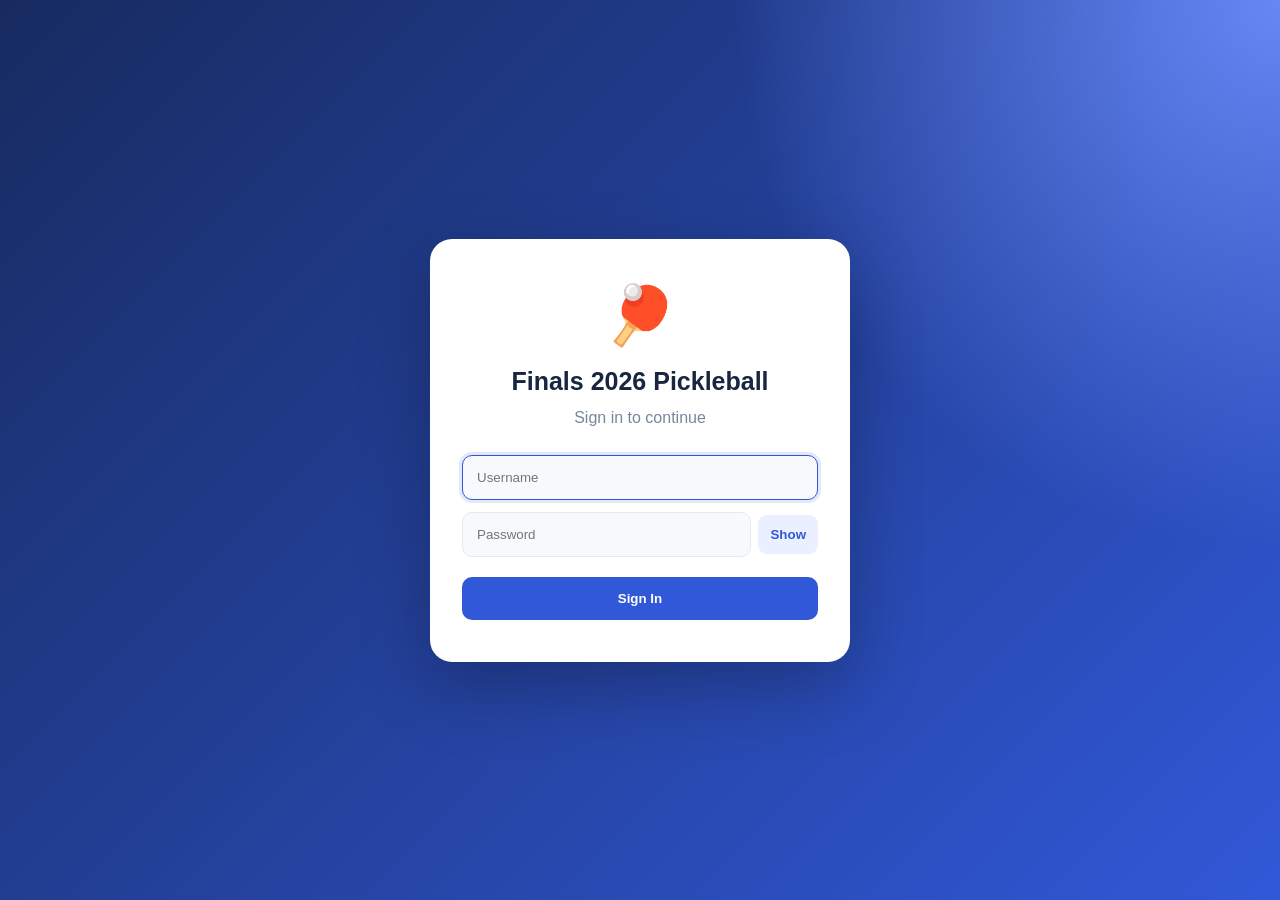
<file: FINALSPICKLE/login.html>
<!DOCTYPE html>
<html lang="en">
<head>
<meta charset="UTF-8">
<meta name="viewport" content="width=device-width, initial-scale=1.0">
<title>Login - Finals 2026 Pickleball</title>
<link rel="stylesheet" href="login.css">
</head>
<body>

<div id="loginPage" class="login-page">
    <div class="login-card">
        <div class="logo">🏓</div>
        <h1>Finals 2026 Pickleball</h1>
        <p class="subtitle">Sign in to continue</p>

        <div id="loginMsg" class="login-msg hidden"></div>

        <form id="loginForm" onsubmit="doLogin(event)">
            <input type="text" id="loginUser" placeholder="Username" autocomplete="username">

            <div class="pw-row">
                <input type="password" id="loginPass" placeholder="Password" autocomplete="current-password">
                <button type="button" class="pw-toggle" onclick="togglePw()">Show</button>
            </div>

            <button type="submit" class="login-submit">Sign In</button>
        </form>
    </div>
</div>

<script src="login.js"></script>
</body>
</html>
</file>
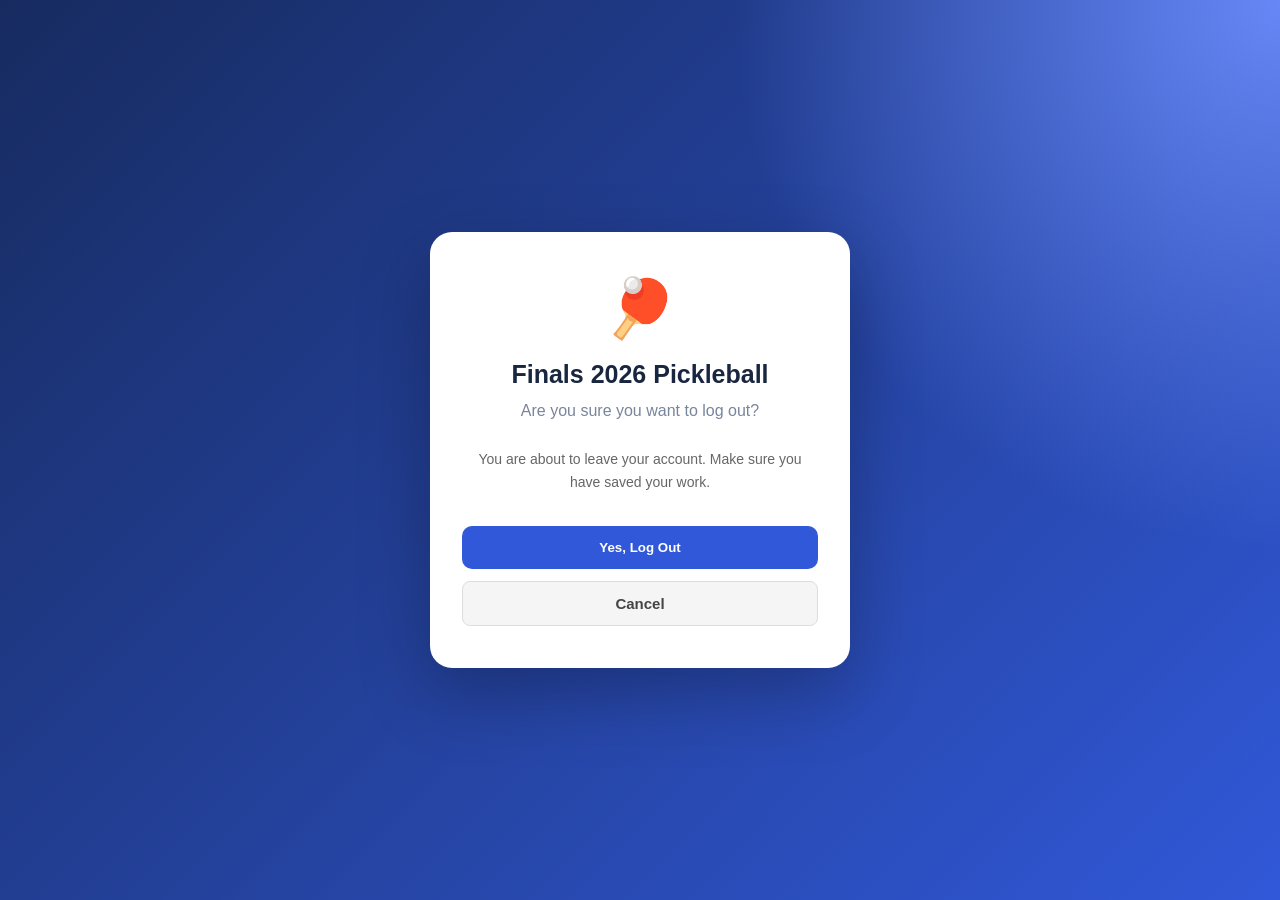
<file: FINALSPICKLE/logout.html>
<!DOCTYPE html>
<html lang="en">
<head>
    <meta charset="UTF-8">
    <meta name="viewport" content="width=device-width, initial-scale=1.0">
    <title>Logout - Finals 2026 Pickleball</title>
    <link rel="stylesheet" href="login.css">
</head>
<body>

<div id="loginPage" class="login-page">

    <div class="login-card">

        <div class="logo">🏓</div>

        <h1>Finals 2026 Pickleball</h1>

        <p class="subtitle">Are you sure you want to log out?</p>

        <div class="logout-message">
            You are about to leave your account.
            Make sure you have saved your work.
        </div>

        <div class="logout-actions">

            <button type="button"
                    class="login-submit"
                    onclick="logout()">
                Yes, Log Out
            </button>

            <button type="button"
                    class="cancel-btn"
                    onclick="goBack()">
                Cancel
            </button>

        </div>

    </div>

</div>

<script>
    function logout() {

        sessionStorage.removeItem("pickleball_session");

        sessionStorage.setItem(
            "pickleball_logout_msg",
            "You have been logged out successfully."
        );

        window.location.replace("login.html");
    }

    function goBack() {
        window.location.href = "index.html";
    }
</script>

<style>
    .logout-message {
        color: #666;
        font-size: 14px;
        line-height: 1.6;
        margin: 20px 0 25px;
    }

    .logout-actions {
        display: flex;
        flex-direction: column;
        gap: 12px;
    }

    .logout-actions button {
        width: 100%;
        cursor: pointer;
    }

    .cancel-btn {
        padding: 13px;
        border: 1px solid #ddd;
        border-radius: 8px;
        background: #f5f5f5;
        color: #444;
        font-size: 15px;
        font-weight: 600;
        transition: 0.3s;
    }

    .cancel-btn:hover {
        background: #e8e8e8;
    }
</style>

</body>
</html>
</file>
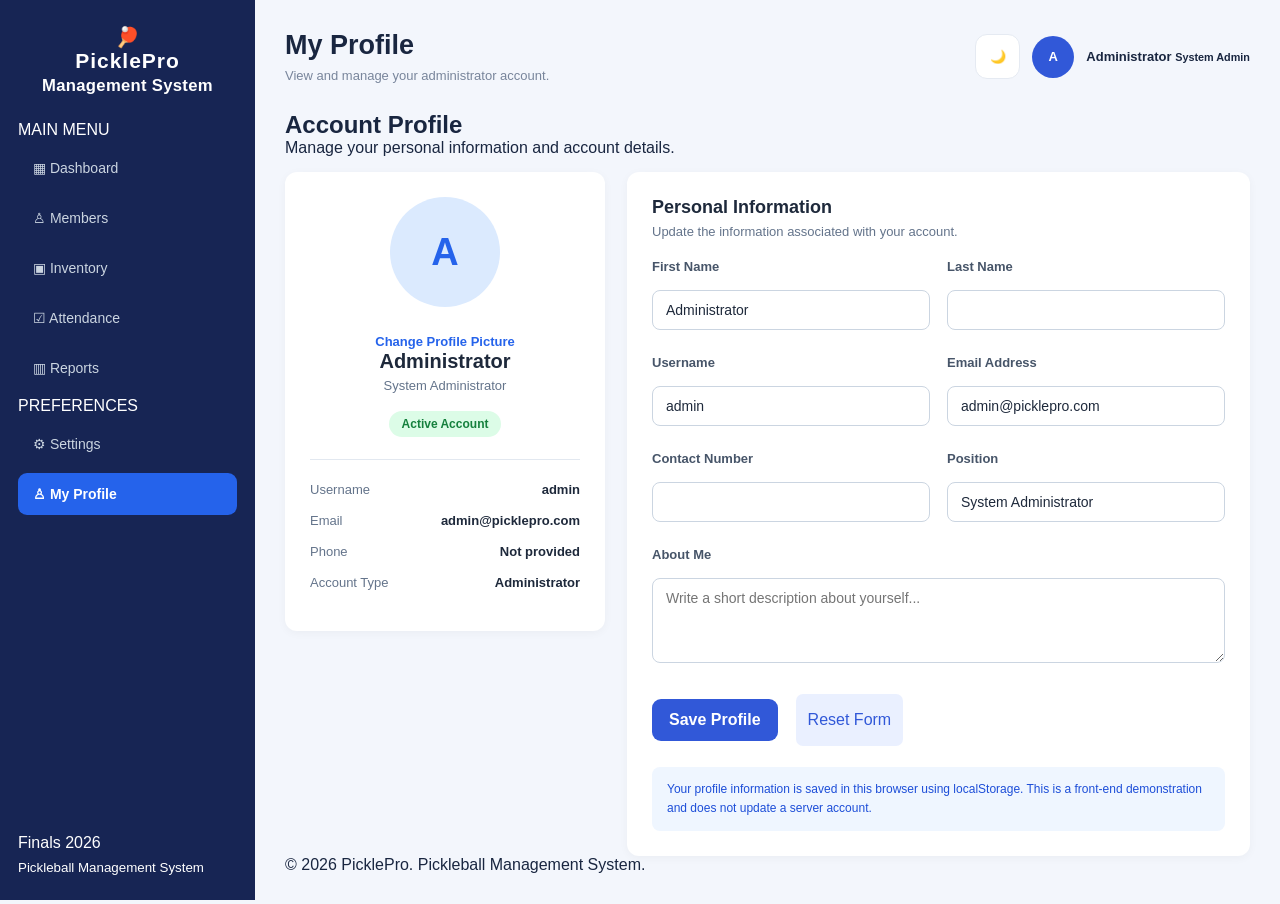
<file: FINALSPICKLE/profile.html>
<!DOCTYPE html>
<html lang="en">
<head>
    <meta charset="UTF-8">
    <meta name="viewport" content="width=device-width, initial-scale=1.0">
    <title>My Profile | PicklePro</title>
    <link rel="stylesheet" href="style.css">

    <style>
        /* PROFILE PAGE STYLES */

        .profile-grid {
            display: grid;
            grid-template-columns: 320px minmax(0, 1fr);
            gap: 22px;
            align-items: start;
        }

        .profile-card,
        .profile-form-card {
            background: #fff;
            border-radius: 12px;
            padding: 25px;
            box-shadow: 0 2px 10px rgba(0,0,0,.04);
        }

        .profile-card {
            text-align: center;
        }

        .profile-avatar {
            width: 110px;
            height: 110px;
            border-radius: 50%;
            background: #dbeafe;
            color: #2563eb;
            display: flex;
            justify-content: center;
            align-items: center;
            font-size: 38px;
            font-weight: 700;
            margin: 0 auto 15px;
            overflow: hidden;
        }

        .profile-avatar img {
            width: 100%;
            height: 100%;
            object-fit: cover;
        }

        .profile-card h2 {
            font-size: 20px;
            color: #1e293b;
            margin-bottom: 5px;
        }

        .profile-role {
            color: #64748b;
            font-size: 13px;
            margin-bottom: 18px;
        }

        .profile-badge {
            display: inline-block;
            background: #dcfce7;
            color: #15803d;
            padding: 6px 13px;
            border-radius: 20px;
            font-size: 12px;
            font-weight: 600;
        }

        .profile-divider {
            border: 0;
            border-top: 1px solid #e2e8f0;
            margin: 22px 0;
        }

        .profile-detail {
            display: flex;
            justify-content: space-between;
            gap: 12px;
            text-align: left;
            margin-bottom: 16px;
            font-size: 13px;
        }

        .profile-detail span:first-child {
            color: #64748b;
        }

        .profile-detail span:last-child {
            color: #1e293b;
            font-weight: 600;
            text-align: right;
            overflow-wrap: anywhere;
        }

        .profile-section-title {
            margin-bottom: 20px;
        }

        .profile-section-title h3 {
            font-size: 18px;
            color: #1e293b;
            margin-bottom: 6px;
        }

        .profile-section-title p {
            color: #64748b;
            font-size: 13px;
        }

        .profile-form-grid {
            display: grid;
            grid-template-columns: repeat(2, minmax(0, 1fr));
            gap: 17px;
        }

        .profile-form-group {
            display: flex;
            flex-direction: column;
            gap: 8px;
        }

        .profile-form-group.full {
            grid-column: 1 / -1;
        }

        .profile-form-group label {
            font-size: 13px;
            font-weight: 600;
            color: #475569;
        }

        .profile-form-group input,
        .profile-form-group textarea {
            width: 100%;
            padding: 11px 13px;
            border: 1px solid #cbd5e1;
            border-radius: 8px;
            font-size: 14px;
            font-family: inherit;
            outline: none;
            background: #fff;
            color: #1e293b;
        }

        .profile-form-group input:focus,
        .profile-form-group textarea:focus {
            border-color: #3b82f6;
            box-shadow: 0 0 0 3px rgba(59,130,246,.10);
        }

        .profile-form-group textarea {
            min-height: 85px;
            resize: vertical;
        }

        .profile-actions {
            display: flex;
            flex-wrap: wrap;
            gap: 10px;
            margin-top: 20px;
        }

        .profile-upload {
            display: inline-block;
            margin-top: 12px;
            color: #2563eb;
            font-size: 13px;
            font-weight: 600;
            cursor: pointer;
        }

        .profile-upload input {
            display: none;
        }

        .profile-note {
            margin-top: 18px;
            padding: 13px 15px;
            background: #eff6ff;
            color: #1d4ed8;
            border-radius: 8px;
            font-size: 12px;
            line-height: 1.6;
        }

        .profile-toast {
            position: fixed;
            right: 25px;
            bottom: 25px;
            background: #2563eb;
            color: white;
            padding: 13px 20px;
            border-radius: 8px;
            display: none;
            z-index: 9999;
            box-shadow: 0 4px 12px rgba(0,0,0,.15);
        }

        .profile-toast.show {
            display: block;
        }

        /* DARK MODE */

        body.dark-mode .profile-card,
        body.dark-mode .profile-form-card {
            background: #1e293b;
        }

        body.dark-mode .profile-card h2,
        body.dark-mode .profile-section-title h3,
        body.dark-mode .profile-detail span:last-child {
            color: #f1f5f9;
        }

        body.dark-mode .profile-role,
        body.dark-mode .profile-section-title p,
        body.dark-mode .profile-detail span:first-child {
            color: #94a3b8;
        }

        body.dark-mode .profile-divider {
            border-color: #334155;
        }

        body.dark-mode .profile-form-group label {
            color: #cbd5e1;
        }

        body.dark-mode .profile-form-group input,
        body.dark-mode .profile-form-group textarea {
            background: #0f172a;
            color: #e2e8f0;
            border-color: #475569;
        }

        body.dark-mode .profile-note {
            background: #172554;
            color: #bfdbfe;
        }

        @media (max-width: 900px) {
            .profile-grid {
                grid-template-columns: 1fr;
            }
        }

        @media (max-width: 600px) {
            .profile-form-grid {
                grid-template-columns: 1fr;
            }

            .profile-form-group.full {
                grid-column: auto;
            }
        }
    </style>
</head>

<body>

<div class="app">

    <!-- SIDEBAR -->
    <aside class="sidebar">

        <div class="logo">
            <div class="logo-icon">🏓</div>
            <div>
                <h2>PicklePro</h2>
                <small>Management System</small>
            </div>
        </div>

        <nav>
            <p class="nav-label">MAIN MENU</p>
            <a href="index.html">▦ Dashboard</a>
            <a href="members.html">♙ Members</a>
            <a href="inventory.html">▣ Inventory</a>
            <a href="attendance.html">☑ Attendance</a>
            <a href="reports.html">▥ Reports</a>

            <p class="nav-label">PREFERENCES</p>
            <a href="settings.html">⚙ Settings</a>
            <a href="profile.html" class="active">♙ My Profile</a>
        </nav>

        <div class="sidebar-bottom">
            <p>Finals 2026</p>
            <small>Pickleball Management System</small>
        </div>

    </aside>

    <!-- MAIN CONTENT -->
    <main class="main">

        <header class="topbar">
            <div>
                <h2>My Profile</h2>
                <p>View and manage your administrator account.</p>
            </div>

            <div class="admin-info">
                <button class="theme-btn" id="themeToggle" type="button">🌙</button>
                <div class="admin-avatar">A</div>
                <div>
                    <strong>Administrator</strong>
                    <small>System Admin</small>
                </div>
            </div>
        </header>

        <section class="page-content">

            <!-- PAGE HEADING -->
            <div class="page-heading">
                <div>
                    <h1>Account Profile</h1>
                    <p>Manage your personal information and account details.</p>
                </div>
            </div>

            <div class="profile-grid">

                <!-- PROFILE SUMMARY -->
                <section class="profile-card">

                    <div class="profile-avatar" id="profileAvatar">
                        A
                    </div>

                    <label class="profile-upload">
                        Change Profile Picture
                        <input type="file" id="avatarInput" accept="image/*">
                    </label>

                    <h2 id="displayName">Administrator</h2>
                    <p class="profile-role" id="displayRole">System Administrator</p>

                    <span class="profile-badge">Active Account</span>

                    <hr class="profile-divider">

                    <div class="profile-detail">
                        <span>Username</span>
                        <span id="displayUsername">admin</span>
                    </div>

                    <div class="profile-detail">
                        <span>Email</span>
                        <span id="displayEmail">admin@picklepro.com</span>
                    </div>

                    <div class="profile-detail">
                        <span>Phone</span>
                        <span id="displayPhone">Not provided</span>
                    </div>

                    <div class="profile-detail">
                        <span>Account Type</span>
                        <span>Administrator</span>
                    </div>

                </section>

                <!-- EDIT PROFILE -->
                <section class="profile-form-card">

                    <div class="profile-section-title">
                        <h3>Personal Information</h3>
                        <p>Update the information associated with your account.</p>
                    </div>

                    <form id="profileForm">

                        <div class="profile-form-grid">

                            <div class="profile-form-group">
                                <label for="firstName">First Name</label>
                                <input type="text" id="firstName" required>
                            </div>

                            <div class="profile-form-group">
                                <label for="lastName">Last Name</label>
                                <input type="text" id="lastName" required>
                            </div>

                            <div class="profile-form-group">
                                <label for="username">Username</label>
                                <input type="text" id="username" required>
                            </div>

                            <div class="profile-form-group">
                                <label for="email">Email Address</label>
                                <input type="email" id="email" required>
                            </div>

                            <div class="profile-form-group">
                                <label for="phone">Contact Number</label>
                                <input type="text" id="phone">
                            </div>

                            <div class="profile-form-group">
                                <label for="role">Position</label>
                                <input type="text" id="role" value="System Administrator">
                            </div>

                            <div class="profile-form-group full">
                                <label for="bio">About Me</label>
                                <textarea id="bio" placeholder="Write a short description about yourself..."></textarea>
                            </div>

                        </div>

                        <div class="profile-actions">
                            <button type="submit" class="primary-btn">
                                Save Profile
                            </button>

                            <button type="reset" class="secondary-btn" id="resetForm">
                                Reset Form
                            </button>
                        </div>

                    </form>

                    <div class="profile-note">
                        Your profile information is saved in this browser using localStorage.
                        This is a front-end demonstration and does not update a server account.
                    </div>

                </section>

            </div>

        </section>

        <footer class="footer">
            © 2026 PicklePro. Pickleball Management System.
        </footer>

    </main>
</div>

<div class="profile-toast" id="toast"></div>

<script>
    const PROFILE_KEY = "pickleAdminProfile";

    const defaultProfile = {
        firstName: "Administrator",
        lastName: "",
        username: "admin",
        email: "admin@picklepro.com",
        phone: "",
        role: "System Administrator",
        bio: "",
        avatar: ""
    };

    function getProfile() {
        try {
            return {
                ...defaultProfile,
                ...(JSON.parse(localStorage.getItem(PROFILE_KEY)) || {})
            };
        } catch {
            return { ...defaultProfile };
        }
    }

    function showToast(message) {
        const toast = document.getElementById("toast");

        toast.textContent = message;
        toast.classList.add("show");

        setTimeout(() => {
            toast.classList.remove("show");
        }, 2500);
    }

    function getFullName(profile) {
        return `${profile.firstName} ${profile.lastName}`.trim();
    }

    function updateProfileDisplay(profile) {
        const fullName = getFullName(profile) || "Administrator";

        document.getElementById("displayName").textContent = fullName;
        document.getElementById("displayRole").textContent = profile.role || "System Administrator";
        document.getElementById("displayUsername").textContent = profile.username || "Not provided";
        document.getElementById("displayEmail").textContent = profile.email || "Not provided";
        document.getElementById("displayPhone").textContent = profile.phone || "Not provided";

        const avatar = document.getElementById("profileAvatar");

        if (profile.avatar) {
            avatar.innerHTML = "";
            const image = document.createElement("img");
            image.src = profile.avatar;
            image.alt = "Profile picture";
            avatar.appendChild(image);
        } else {
            avatar.textContent = (profile.firstName || "A").charAt(0).toUpperCase();
        }
    }

    function loadProfile() {
        const profile = getProfile();

        document.getElementById("firstName").value = profile.firstName;
        document.getElementById("lastName").value = profile.lastName;
        document.getElementById("username").value = profile.username;
        document.getElementById("email").value = profile.email;
        document.getElementById("phone").value = profile.phone;
        document.getElementById("role").value = profile.role;
        document.getElementById("bio").value = profile.bio;

        updateProfileDisplay(profile);
    }

    // SAVE PROFILE
    document.getElementById("profileForm").addEventListener("submit", function(e) {
        e.preventDefault();

        const currentProfile = getProfile();

        const updatedProfile = {
            ...currentProfile,
            firstName: document.getElementById("firstName").value.trim(),
            lastName: document.getElementById("lastName").value.trim(),
            username: document.getElementById("username").value.trim(),
            email: document.getElementById("email").value.trim(),
            phone: document.getElementById("phone").value.trim(),
            role: document.getElementById("role").value.trim(),
            bio: document.getElementById("bio").value.trim()
        };

        localStorage.setItem(PROFILE_KEY, JSON.stringify(updatedProfile));

        updateProfileDisplay(updatedProfile);
        showToast("Profile updated successfully!");
    });

    // RESET FORM
    document.getElementById("resetForm").addEventListener("click", function() {
        setTimeout(loadProfile, 0);
    });

    // PROFILE PICTURE UPLOAD
    document.getElementById("avatarInput").addEventListener("change", function(e) {
        const file = e.target.files[0];

        if (!file) return;

        if (!file.type.startsWith("image/")) {
            alert("Please select a valid image file.");
            return;
        }

        if (file.size > 2 * 1024 * 1024) {
            alert("Please choose an image smaller than 2 MB.");
            return;
        }

        const reader = new FileReader();

        reader.onload = function(event) {
            const profile = getProfile();
            profile.avatar = event.target.result;

            localStorage.setItem(PROFILE_KEY, JSON.stringify(profile));

            updateProfileDisplay(profile);
            showToast("Profile picture updated!");
        };

        reader.readAsDataURL(file);
    });

    // DARK MODE
    function loadTheme() {
        const isDark = localStorage.getItem("pickleTheme") === "dark";

        document.body.classList.toggle("dark-mode", isDark);
        document.getElementById("themeToggle").textContent = isDark ? "☀️" : "🌙";
    }

    document.getElementById("themeToggle").addEventListener("click", function() {
        const isDark = !document.body.classList.contains("dark-mode");

        document.body.classList.toggle("dark-mode", isDark);

        this.textContent = isDark ? "☀️" : "🌙";

        localStorage.setItem("pickleTheme", isDark ? "dark" : "light");
    });

    // INITIALIZE
    loadProfile();
    loadTheme();
</script>

</body>
</html>
</file>
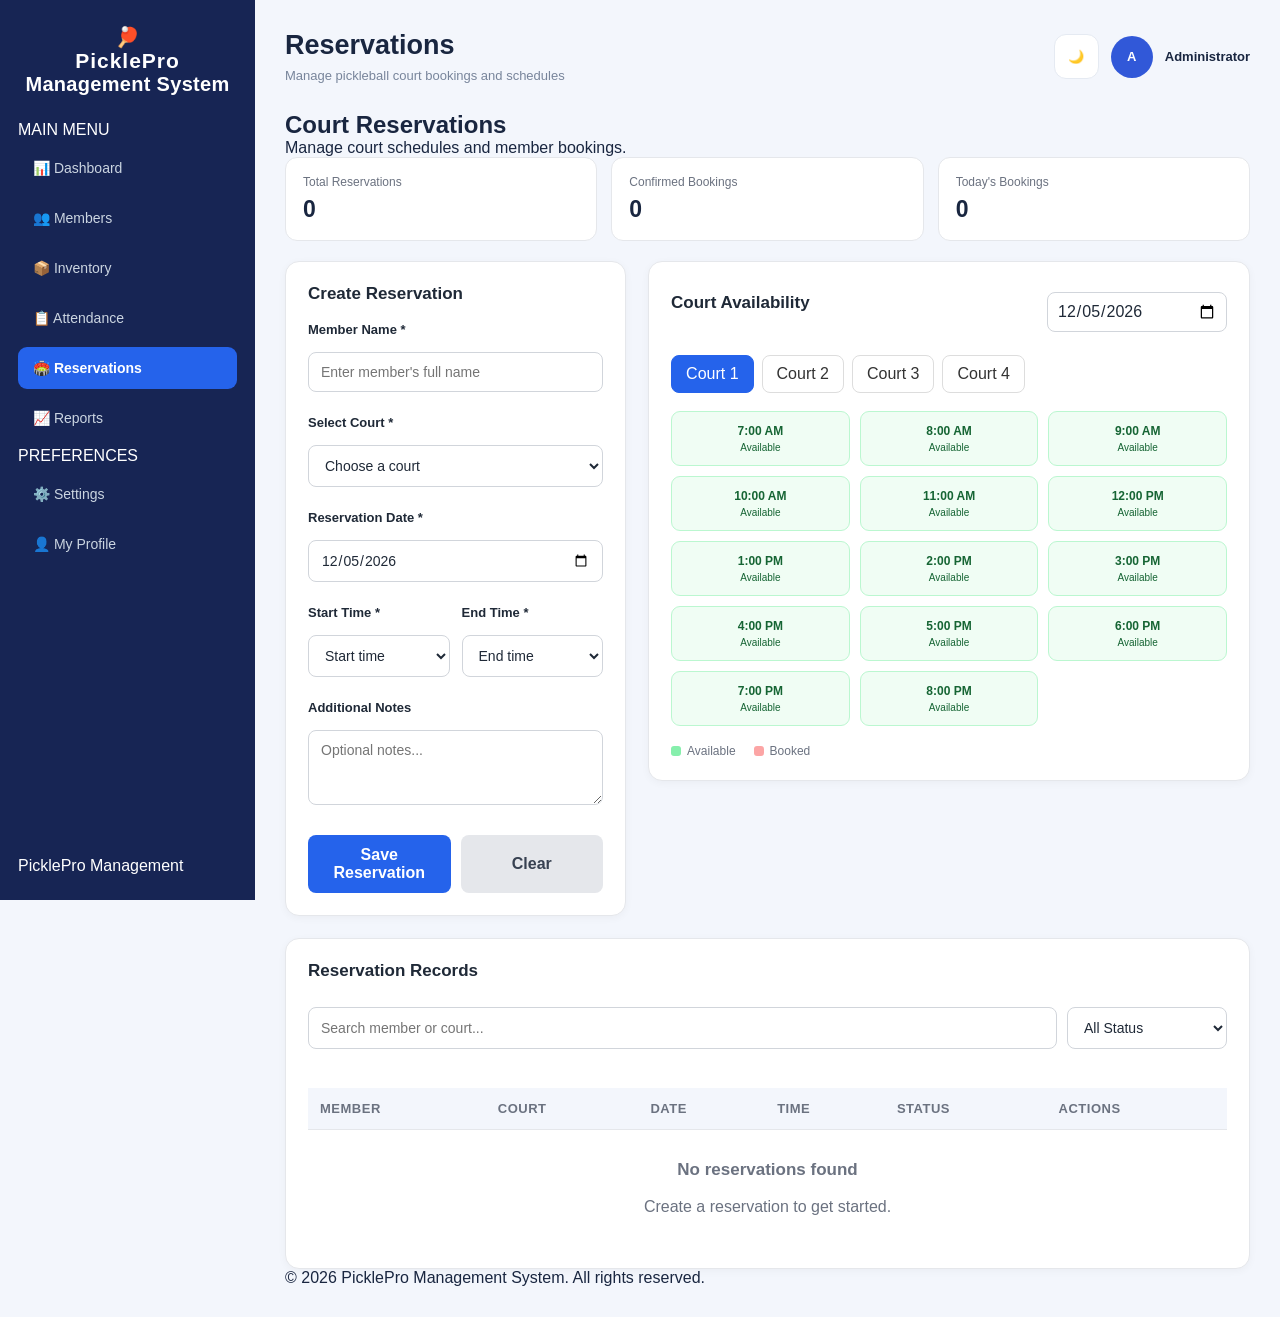
<file: FINALSPICKLE/reservations.html>
<!DOCTYPE html>
<html lang="en">
<head>
<meta charset="UTF-8">
<meta name="viewport" content="width=device-width, initial-scale=1.0">
<title>Court Reservations | PicklePro</title>
<link rel="stylesheet" href="style.css">

<style>
/* RESERVATIONS PAGE */
.reservation-layout {
    display: grid;
    grid-template-columns: minmax(280px, 0.85fr) minmax(0, 1.5fr);
    gap: 22px;
    align-items: start;
}

.reservation-card, .availability-card, .reservation-list-card {
    background: var(--card-bg, #fff);
    border: 1px solid var(--border-color, #e5e7eb);
    border-radius: 14px;
    padding: 22px;
    box-shadow: 0 2px 8px rgba(0,0,0,.04);
    color: var(--text-color, #1f2937);
}

.reservation-card h3, .availability-card h3,
.reservation-list-card h3 {
    margin: 0 0 18px;
    font-size: 17px;
}

.form-group { margin-bottom: 15px; }

.form-group label {
    display: block;
    margin-bottom: 7px;
    font-size: 13px;
    font-weight: 600;
}

.form-group input, .form-group select, .form-group textarea,
.filter-control {
    width: 100%;
    padding: 11px 12px;
    border: 1px solid var(--border-color, #d1d5db);
    border-radius: 8px;
    background: var(--input-bg, #fff);
    color: var(--text-color, #1f2937);
    font: inherit;
    font-size: 14px;
    box-sizing: border-box;
}

.form-group textarea { resize: vertical; min-height: 75px; }

.form-row {
    display: grid;
    grid-template-columns: 1fr 1fr;
    gap: 12px;
}

.reservation-actions {
    display: flex;
    gap: 10px;
    margin-top: 18px;
}

.reservation-actions button {
    flex: 1;
    padding: 11px;
    border: none;
    border-radius: 8px;
    cursor: pointer;
    font-weight: 600;
}

.save-btn { background: #2563eb; color: white; }
.reset-btn { background: #e5e7eb; color: #374151; }

.availability-header {
    display: flex;
    justify-content: space-between;
    align-items: center;
    flex-wrap: wrap;
    gap: 12px;
    margin-bottom: 15px;
}

.availability-header input {
    max-width: 180px;
    padding: 9px;
    border: 1px solid var(--border-color, #d1d5db);
    border-radius: 8px;
    background: var(--input-bg, #fff);
    color: var(--text-color, #1f2937);
}

.court-tabs {
    display: flex;
    gap: 8px;
    flex-wrap: wrap;
    margin-bottom: 18px;
}

.court-tab {
    padding: 9px 14px;
    border: 1px solid var(--border-color, #ddd);
    background: transparent;
    color: var(--text-color, #333);
    border-radius: 8px;
    cursor: pointer;
}

.court-tab.active {
    background: #2563eb;
    color: white;
    border-color: #2563eb;
}

.slot-grid {
    display: grid;
    grid-template-columns: repeat(3, minmax(0, 1fr));
    gap: 10px;
}

.slot {
    padding: 12px 8px;
    border-radius: 9px;
    text-align: center;
    border: 1px solid #bbf7d0;
    background: #f0fdf4;
    color: #166534;
    font-size: 12px;
    font-weight: 600;
}

.slot.booked {
    background: #fee2e2;
    color: #991b1b;
    border-color: #fecaca;
}

.slot.selected {
    background: #dbeafe;
    color: #1d4ed8;
    border-color: #60a5fa;
}

.slot small {
    display: block;
    margin-top: 4px;
    font-weight: 400;
}

.availability-legend {
    display: flex;
    gap: 18px;
    flex-wrap: wrap;
    margin-top: 18px;
    font-size: 12px;
    color: var(--muted-text, #6b7280);
}

.legend-item { display: flex; align-items: center; gap: 6px; }
.legend-dot { width: 10px; height: 10px; border-radius: 3px; }
.available-dot { background: #86efac; }
.booked-dot { background: #fca5a5; }

.reservation-list-card { margin-top: 22px; }

.list-toolbar {
    display: flex;
    gap: 10px;
    flex-wrap: wrap;
    margin-bottom: 16px;
}

.list-toolbar input { flex: 1; min-width: 180px; }
.list-toolbar select { width: 160px; }

.reservation-table-wrap { overflow-x: auto; }

.reservation-table {
    width: 100%;
    border-collapse: collapse;
    min-width: 700px;
}

.reservation-table th, .reservation-table td {
    padding: 13px 12px;
    text-align: left;
    border-bottom: 1px solid var(--border-color, #e5e7eb);
    font-size: 13px;
}

.reservation-table th {
    color: var(--muted-text, #6b7280);
    font-weight: 600;
}

.status-badge {
    display: inline-block;
    padding: 5px 9px;
    border-radius: 20px;
    font-size: 11px;
    font-weight: 600;
}

.status-confirmed { background: #dcfce7; color: #166534; }
.status-cancelled { background: #fee2e2; color: #991b1b; }

.action-buttons { display: flex; gap: 6px; }

.action-btn {
    padding: 6px 9px;
    border: none;
    border-radius: 6px;
    cursor: pointer;
    font-size: 12px;
}

.edit-btn { background: #dbeafe; color: #1d4ed8; }
.cancel-btn { background: #fef3c7; color: #92400e; }
.delete-btn { background: #fee2e2; color: #991b1b; }

.empty-state {
    text-align: center;
    padding: 30px 15px;
    color: var(--muted-text, #6b7280);
}

.reservation-stats {
    display: grid;
    grid-template-columns: repeat(3, 1fr);
    gap: 14px;
    margin-bottom: 20px;
}

.reservation-stat {
    background: var(--card-bg, #fff);
    border: 1px solid var(--border-color, #e5e7eb);
    border-radius: 12px;
    padding: 17px;
}

.reservation-stat span {
    display: block;
    font-size: 12px;
    color: var(--muted-text, #6b7280);
    margin-bottom: 7px;
}

.reservation-stat strong { font-size: 23px; }

.form-message {
    display: none;
    padding: 11px;
    border-radius: 8px;
    font-size: 13px;
    margin-bottom: 14px;
}

.form-message.error { display: block; background: #fee2e2; color: #991b1b; }
.form-message.success { display: block; background: #dcfce7; color: #166534; }

@media(max-width: 950px) {
    .reservation-layout { grid-template-columns: 1fr; }
}

@media(max-width: 600px) {
    .reservation-stats { grid-template-columns: 1fr; }
    .slot-grid { grid-template-columns: repeat(2, 1fr); }
    .form-row { grid-template-columns: 1fr; }
}
</style>
</head>

<body>

<div class="app">

    <!-- SIDEBAR -->
    <aside class="sidebar">
        <div class="logo">
            <div class="logo-icon">🏓</div>
            <div>
                <h2>PicklePro</h2>
                <span>Management System</span>
            </div>
        </div>

        <nav>
            <p class="nav-label">MAIN MENU</p>
            <a href="index.html">📊 Dashboard</a>
            <a href="members.html">👥 Members</a>
            <a href="inventory.html">📦 Inventory</a>
            <a href="attendance.html">📋 Attendance</a>
            <a href="reservations.html" class="active">🏟️ Reservations</a>
            <a href="reports.html">📈 Reports</a>

            <p class="nav-label">PREFERENCES</p>
            <a href="settings.html">⚙️ Settings</a>
            <a href="profile.html">👤 My Profile</a>
        </nav>

        <div class="sidebar-bottom">
            <span>PicklePro Management</span>
        </div>
    </aside>

    <!-- MAIN CONTENT -->
    <main class="main">

        <header class="topbar">
            <div>
                <h2>Reservations</h2>
                <p>Manage pickleball court bookings and schedules</p>
            </div>

            <div class="admin-info">
                <button class="theme-btn" id="themeToggle" type="button">🌙</button>
                <div class="admin-avatar">A</div>
                <span>Administrator</span>
            </div>
        </header>

        <section class="page-content">

            <div class="page-heading">
                <div>
                    <h1>Court Reservations</h1>
                    <p>Manage court schedules and member bookings.</p>
                </div>
            </div>

            <!-- STATISTICS -->
            <div class="reservation-stats">
                <div class="reservation-stat">
                    <span>Total Reservations</span>
                    <strong id="totalReservations">0</strong>
                </div>
                <div class="reservation-stat">
                    <span>Confirmed Bookings</span>
                    <strong id="confirmedReservations">0</strong>
                </div>
                <div class="reservation-stat">
                    <span>Today's Bookings</span>
                    <strong id="todayReservations">0</strong>
                </div>
            </div>

            <div class="reservation-layout">

                <!-- BOOKING FORM -->
                <section class="reservation-card">
                    <h3 id="formTitle">Create Reservation</h3>

                    <div id="formMessage" class="form-message"></div>

                    <form id="reservationForm">

                        <input type="hidden" id="reservationId">

                        <div class="form-group">
                            <label for="memberName">Member Name *</label>
                            <input type="text" id="memberName"
                                   placeholder="Enter member's full name" required>
                        </div>

                        <div class="form-group">
                            <label for="court">Select Court *</label>
                            <select id="court" required>
                                <option value="">Choose a court</option>
                                <option value="Court 1">Court 1</option>
                                <option value="Court 2">Court 2</option>
                                <option value="Court 3">Court 3</option>
                                <option value="Court 4">Court 4</option>
                            </select>
                        </div>

                        <div class="form-group">
                            <label for="bookingDate">Reservation Date *</label>
                            <input type="date" id="bookingDate" required>
                        </div>

                        <div class="form-row">
                            <div class="form-group">
                                <label for="startTime">Start Time *</label>
                                <select id="startTime" required>
                                    <option value="">Start time</option>
                                </select>
                            </div>

                            <div class="form-group">
                                <label for="endTime">End Time *</label>
                                <select id="endTime" required>
                                    <option value="">End time</option>
                                </select>
                            </div>
                        </div>

                        <div class="form-group">
                            <label for="notes">Additional Notes</label>
                            <textarea id="notes"
                                      placeholder="Optional notes..."></textarea>
                        </div>

                        <div class="reservation-actions">
                            <button type="submit" class="save-btn" id="saveButton">
                                Save Reservation
                            </button>
                            <button type="button" class="reset-btn" id="resetButton">
                                Clear
                            </button>
                        </div>

                    </form>
                </section>

                <!-- COURT AVAILABILITY -->
                <section class="availability-card">

                    <div class="availability-header">
                        <h3>Court Availability</h3>
                        <input type="date" id="availabilityDate">
                    </div>

                    <div class="court-tabs" id="courtTabs">
                        <button class="court-tab active" data-court="Court 1">Court 1</button>
                        <button class="court-tab" data-court="Court 2">Court 2</button>
                        <button class="court-tab" data-court="Court 3">Court 3</button>
                        <button class="court-tab" data-court="Court 4">Court 4</button>
                    </div>

                    <div id="availabilitySlots" class="slot-grid"></div>

                    <div class="availability-legend">
                        <div class="legend-item">
                            <span class="legend-dot available-dot"></span>
                            Available
                        </div>
                        <div class="legend-item">
                            <span class="legend-dot booked-dot"></span>
                            Booked
                        </div>
                    </div>

                </section>

            </div>

            <!-- RESERVATION LIST -->
            <section class="reservation-list-card">

                <h3>Reservation Records</h3>

                <div class="list-toolbar">
                    <input type="text" id="searchReservations"
                           class="filter-control"
                           placeholder="Search member or court...">

                    <select id="statusFilter" class="filter-control">
                        <option value="all">All Status</option>
                        <option value="Confirmed">Confirmed</option>
                        <option value="Cancelled">Cancelled</option>
                    </select>
                </div>

                <div class="reservation-table-wrap">
                    <table class="reservation-table">
                        <thead>
                            <tr>
                                <th>Member</th>
                                <th>Court</th>
                                <th>Date</th>
                                <th>Time</th>
                                <th>Status</th>
                                <th>Actions</th>
                            </tr>
                        </thead>
                        <tbody id="reservationTableBody"></tbody>
                    </table>
                </div>

                <div id="emptyState" class="empty-state" style="display:none;">
                    <h3>No reservations found</h3>
                    <p>Create a reservation to get started.</p>
                </div>

            </section>

            <footer class="footer">
                © 2026 PicklePro Management System. All rights reserved.
            </footer>

        </section>
    </main>
</div>

<script>
const STORAGE_KEY = "pickleReservations";
const THEME_KEY = "pickleTheme";

const courts = ["Court 1", "Court 2", "Court 3", "Court 4"];

// Operating hours: 7:00 AM to 9:00 PM
const startTimes = [];
for (let hour = 7; hour < 21; hour++) {
    startTimes.push(hour);
}

let reservations = JSON.parse(localStorage.getItem(STORAGE_KEY) || "[]");
let selectedAvailabilityCourt = "Court 1";

const form = document.getElementById("reservationForm");
const memberName = document.getElementById("memberName");
const courtInput = document.getElementById("court");
const bookingDate = document.getElementById("bookingDate");
const startTime = document.getElementById("startTime");
const endTime = document.getElementById("endTime");
const notes = document.getElementById("notes");
const reservationId = document.getElementById("reservationId");
const formMessage = document.getElementById("formMessage");

function localDateString(date = new Date()) {
    const year = date.getFullYear();
    const month = String(date.getMonth() + 1).padStart(2, "0");
    const day = String(date.getDate()).padStart(2, "0");
    return `${year}-${month}-${day}`;
}

const today = localDateString();

bookingDate.min = today;
document.getElementById("availabilityDate").min = today;
bookingDate.value = today;
document.getElementById("availabilityDate").value = today;

function saveReservations() {
    localStorage.setItem(STORAGE_KEY, JSON.stringify(reservations));
}

function formatTime(hour) {
    const suffix = hour >= 12 ? "PM" : "AM";
    const displayHour = hour % 12 || 12;
    return `${displayHour}:00 ${suffix}`;
}

function formatDate(dateString) {
    if (!dateString) return "";
    const [year, month, day] = dateString.split("-").map(Number);
    return new Date(year, month - 1, day).toLocaleDateString("en-US", {
        month: "short",
        day: "numeric",
        year: "numeric"
    });
}

function populateTimeOptions() {
    startTime.innerHTML = '<option value="">Start time</option>';
    endTime.innerHTML = '<option value="">End time</option>';

    startTimes.forEach(hour => {
        const option = document.createElement("option");
        option.value = hour;
        option.textContent = formatTime(hour);
        startTime.appendChild(option);
    });

    for (let hour = 8; hour <= 21; hour++) {
        const option = document.createElement("option");
        option.value = hour;
        option.textContent = formatTime(hour);
        endTime.appendChild(option);
    }
}

populateTimeOptions();

function showMessage(message, type) {
    formMessage.textContent = message;
    formMessage.className = "form-message " + type;

    setTimeout(() => {
        formMessage.className = "form-message";
    }, 4000);
}

function isOverlapping(newBooking, ignoredId = null) {
    return reservations.some(existing => {
        if (existing.id === ignoredId) return false;
        if (existing.status !== "Confirmed") return false;

        if (
            existing.court !== newBooking.court ||
            existing.date !== newBooking.date
        ) {
            return false;
        }

        return (
            Number(newBooking.startTime) < Number(existing.endTime) &&
            Number(newBooking.endTime) > Number(existing.startTime)
        );
    });
}

function resetForm() {
    form.reset();
    reservationId.value = "";
    bookingDate.value = today;
    document.getElementById("formTitle").textContent = "Create Reservation";
    document.getElementById("saveButton").textContent = "Save Reservation";
    formMessage.className = "form-message";
}

document.getElementById("resetButton").addEventListener("click", resetForm);

form.addEventListener("submit", function(event) {
    event.preventDefault();

    const member = memberName.value.trim();
    const court = courtInput.value;
    const date = bookingDate.value;
    const start = Number(startTime.value);
    const end = Number(endTime.value);
    const editId = reservationId.value;

    if (!member || !court || !date || !startTime.value || !endTime.value) {
        showMessage("Please complete all required fields.", "error");
        return;
    }

    if (date < today) {
        showMessage("You cannot create a reservation for a past date.", "error");
        return;
    }

    if (end <= start) {
        showMessage("End time must be later than start time.", "error");
        return;
    }

    const booking = {
        id: editId || String(Date.now()),
        member,
        court,
        date,
        startTime: start,
        endTime: end,
        notes: notes.value.trim(),
        status: "Confirmed"
    };

    if (isOverlapping(booking, editId || null)) {
        showMessage("This court is already booked during that time.", "error");
        return;
    }

    if (editId) {
        const index = reservations.findIndex(item => item.id === editId);

        if (index !== -1) {
            reservations[index] = booking;
        }

        showMessage("Reservation updated successfully.", "success");
    } else {
        reservations.push(booking);
        showMessage("Reservation created successfully.", "success");
    }

    saveReservations();
    renderAll();
    resetForm();
});

function renderStats() {
    const confirmed = reservations.filter(item => item.status === "Confirmed");

    document.getElementById("totalReservations").textContent =
        reservations.length;

    document.getElementById("confirmedReservations").textContent =
        confirmed.length;

    document.getElementById("todayReservations").textContent =
        confirmed.filter(item => item.date === today).length;
}

function renderReservations() {
    const tbody = document.getElementById("reservationTableBody");
    const search = document.getElementById("searchReservations")
        .value.toLowerCase().trim();

    const status = document.getElementById("statusFilter").value;

    const filtered = reservations
        .filter(item => {
            const matchesSearch =
                item.member.toLowerCase().includes(search) ||
                item.court.toLowerCase().includes(search);

            const matchesStatus =
                status === "all" || item.status === status;

            return matchesSearch && matchesStatus;
        })
        .sort((a, b) =>
            a.date.localeCompare(b.date) ||
            Number(a.startTime) - Number(b.startTime)
        );

    tbody.innerHTML = "";

    document.getElementById("emptyState").style.display =
        filtered.length ? "none" : "block";

    filtered.forEach(item => {
        const row = document.createElement("tr");

        const statusClass = item.status === "Confirmed"
            ? "status-confirmed"
            : "status-cancelled";

        row.innerHTML = `
            <td>${escapeHTML(item.member)}</td>
            <td>${escapeHTML(item.court)}</td>
            <td>${formatDate(item.date)}</td>
            <td>${formatTime(Number(item.startTime))} - ${formatTime(Number(item.endTime))}</td>
            <td><span class="status-badge ${statusClass}">${item.status}</span></td>
            <td>
                <div class="action-buttons">
                    ${item.status === "Confirmed" ? `
                        <button class="action-btn edit-btn" data-action="edit" data-id="${item.id}">Edit</button>
                        <button class="action-btn cancel-btn" data-action="cancel" data-id="${item.id}">Cancel</button>
                    ` : ""}
                    <button class="action-btn delete-btn" data-action="delete" data-id="${item.id}">Delete</button>
                </div>
            </td>
        `;

        tbody.appendChild(row);
    });
}

function escapeHTML(value) {
    return String(value).replace(/[&<>"']/g, character => ({
        "&": "&amp;",
        "<": "&lt;",
        ">": "&gt;",
        '"': "&quot;",
        "'": "&#039;"
    })[character]);
}

document.getElementById("reservationTableBody").addEventListener("click", function(event) {
    const button = event.target.closest("button[data-action]");
    if (!button) return;

    const id = button.dataset.id;
    const action = button.dataset.action;
    const booking = reservations.find(item => item.id === id);

    if (!booking) return;

    if (action === "edit") {
        memberName.value = booking.member;
        courtInput.value = booking.court;
        bookingDate.value = booking.date;
        startTime.value = booking.startTime;
        endTime.value = booking.endTime;
        notes.value = booking.notes || "";
        reservationId.value = booking.id;

        document.getElementById("formTitle").textContent = "Edit Reservation";
        document.getElementById("saveButton").textContent = "Update Reservation";

        window.scrollTo({ top: 0, behavior: "smooth" });
    }

    if (action === "cancel") {
        if (confirm("Are you sure you want to cancel this reservation?")) {
            booking.status = "Cancelled";
            saveReservations();
            renderAll();
        }
    }

    if (action === "delete") {
        if (confirm("Permanently delete this reservation?")) {
            reservations = reservations.filter(item => item.id !== id);
            saveReservations();
            renderAll();
        }
    }
});

function renderAvailability() {
    const date = document.getElementById("availabilityDate").value;
    const container = document.getElementById("availabilitySlots");

    container.innerHTML = "";

    startTimes.forEach(hour => {
        const nextHour = hour + 1;

        const isBooked = reservations.some(item =>
            item.status === "Confirmed" &&
            item.court === selectedAvailabilityCourt &&
            item.date === date &&
            Number(item.startTime) < nextHour &&
            Number(item.endTime) > hour
        );

        const slot = document.createElement("div");
        slot.className = "slot" + (isBooked ? " booked" : "");

        slot.innerHTML = `
            ${formatTime(hour)}
            <small>${isBooked ? "Booked" : "Available"}</small>
        `;

        container.appendChild(slot);
    });
}

document.getElementById("courtTabs").addEventListener("click", function(event) {
    const button = event.target.closest(".court-tab");
    if (!button) return;

    selectedAvailabilityCourt = button.dataset.court;

    document.querySelectorAll(".court-tab").forEach(tab => {
        tab.classList.toggle("active", tab === button);
    });

    renderAvailability();
});

document.getElementById("availabilityDate").addEventListener("change", renderAvailability);

document.getElementById("searchReservations").addEventListener("input", renderReservations);
document.getElementById("statusFilter").addEventListener("change", renderReservations);

bookingDate.addEventListener("change", function() {
    document.getElementById("availabilityDate").value = bookingDate.value;
    renderAvailability();
});

// Clicking a time slot fills the booking form.
document.getElementById("availabilitySlots").addEventListener("click", function(event) {
    const slot = event.target.closest(".slot");
    if (!slot || slot.classList.contains("booked")) return;

    const index = Array.from(this.children).indexOf(slot);
    const hour = startTimes[index];

    courtInput.value = selectedAvailabilityCourt;
    bookingDate.value = document.getElementById("availabilityDate").value;
    startTime.value = hour;
    endTime.value = hour + 1;

    memberName.focus();
});

// DARK MODE
function applyTheme() {
    const theme = localStorage.getItem(THEME_KEY) || "light";
    document.body.classList.toggle("dark-mode", theme === "dark");

    const button = document.getElementById("themeToggle");
    if (button) {
        button.textContent = theme === "dark" ? "☀️" : "🌙";
    }
}

document.getElementById("themeToggle").addEventListener("click", function() {
    const isDark = document.body.classList.contains("dark-mode");
    localStorage.setItem(THEME_KEY, isDark ? "light" : "dark");
    applyTheme();
});

function renderAll() {
    renderStats();
    renderReservations();
    renderAvailability();
}

applyTheme();
renderAll();
</script>

</body>
</html>
</file>
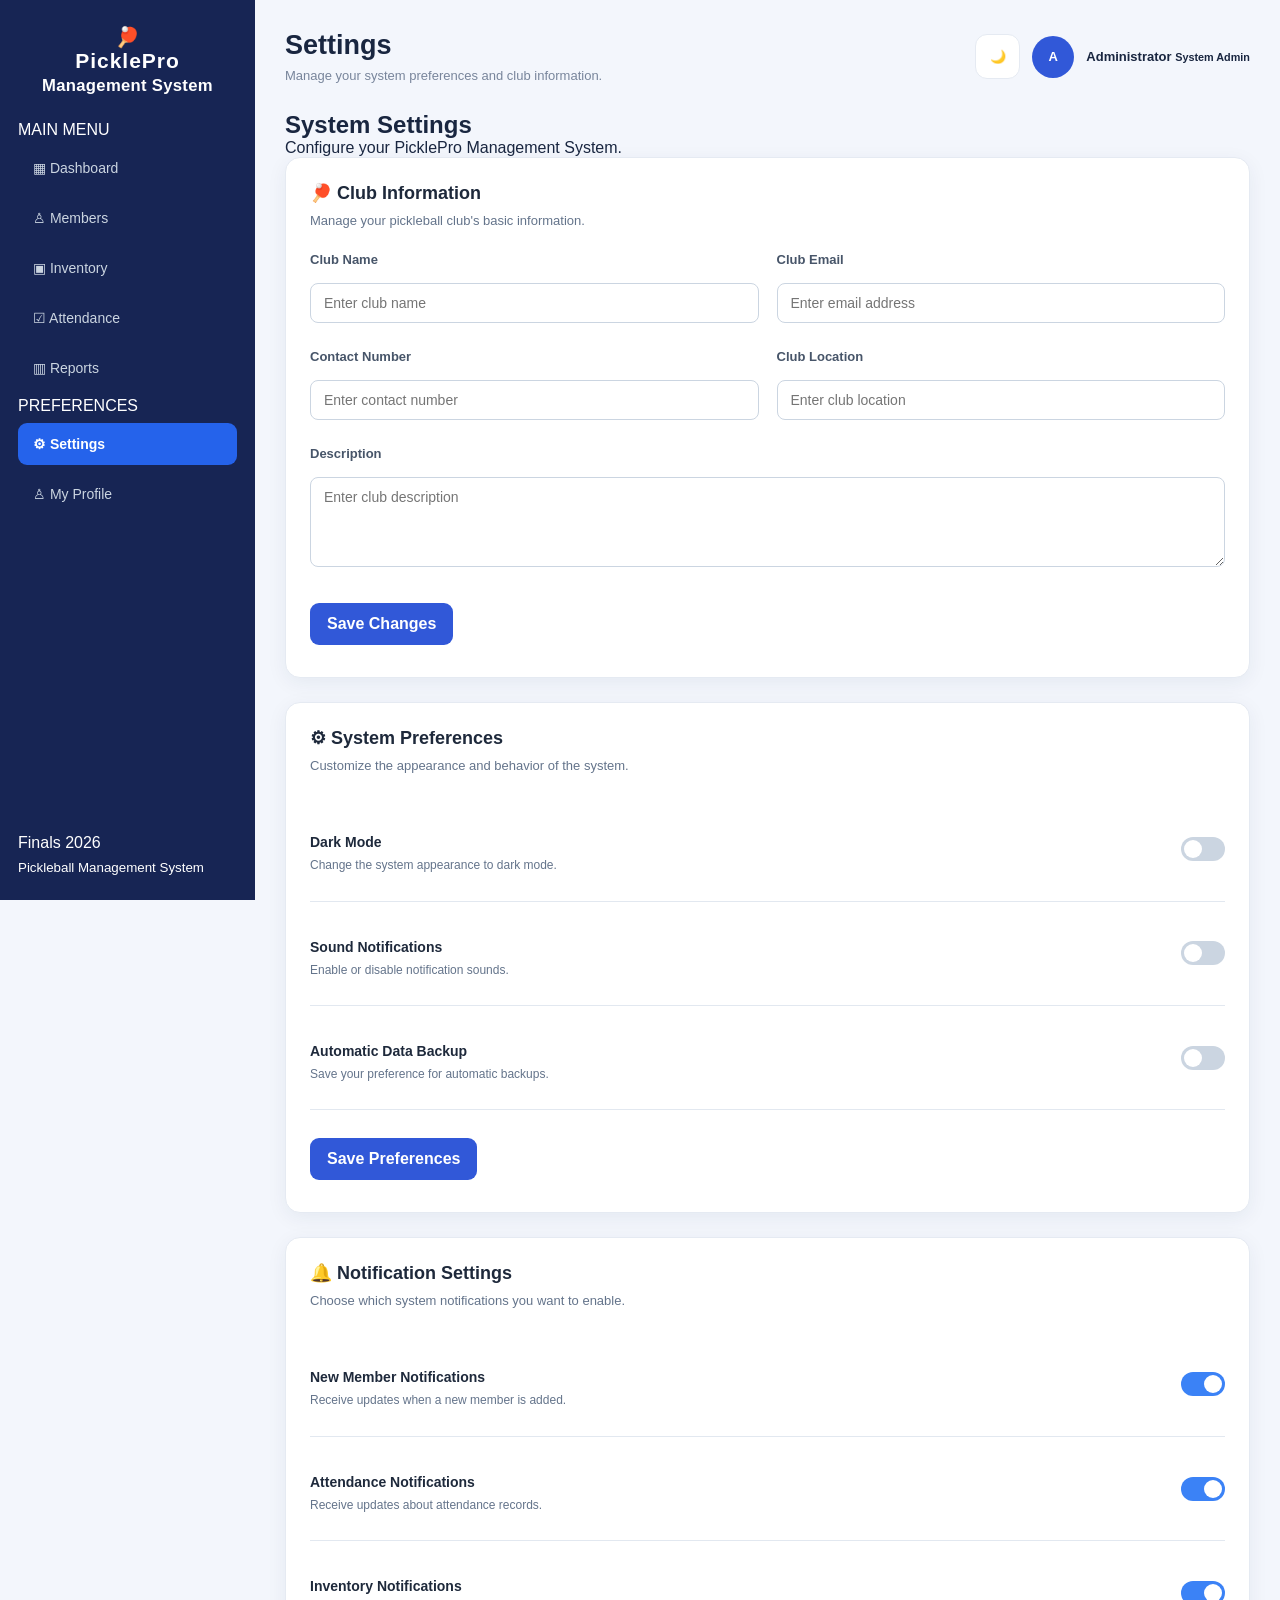
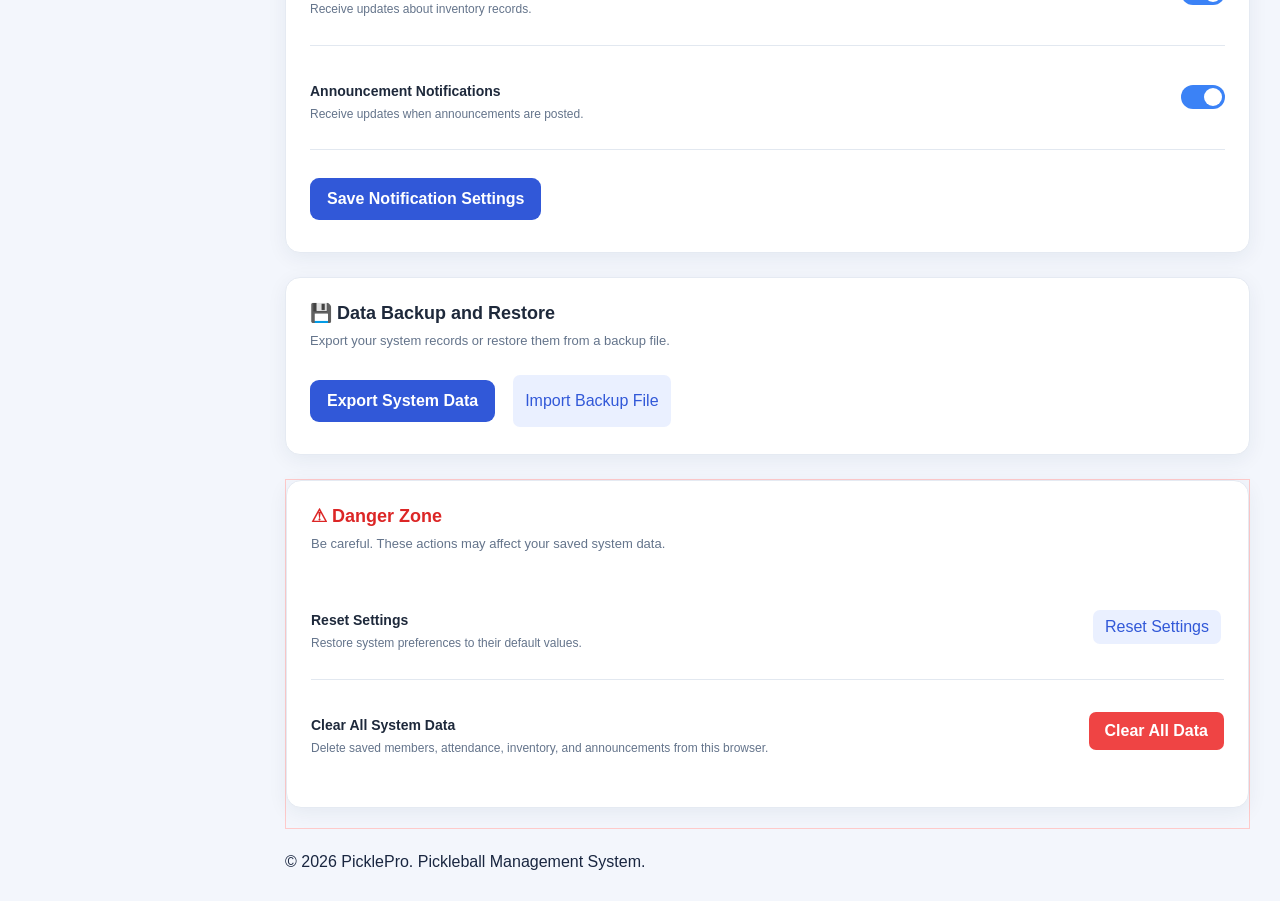
<file: FINALSPICKLE/settings.html>
<!DOCTYPE html>
<html lang="en">
<head>
    <meta charset="UTF-8">
    <meta name="viewport" content="width=device-width, initial-scale=1.0">
    <title>Settings | PicklePro</title>
    <link rel="stylesheet" href="style.css">

    <style>
        /* SETTINGS PAGE ONLY */

        .settings-section {
            margin-bottom: 24px;
        }

        .settings-section .content-card {
            padding: 24px;
        }

        .settings-section-heading {
            margin-bottom: 20px;
        }

        .settings-section-heading h3 {
            font-size: 18px;
            color: #1e293b;
            margin-bottom: 6px;
        }

        .settings-section-heading p {
            color: #64748b;
            font-size: 13px;
        }

        .settings-form-grid {
            display: grid;
            grid-template-columns: repeat(2, minmax(0, 1fr));
            gap: 18px;
        }

        .settings-form-group {
            display: flex;
            flex-direction: column;
            gap: 8px;
        }

        .settings-form-group.full {
            grid-column: 1 / -1;
        }

        .settings-form-group label {
            font-size: 13px;
            font-weight: 600;
            color: #475569;
        }

        .settings-form-group input,
        .settings-form-group textarea,
        .settings-form-group select {
            width: 100%;
            padding: 11px 13px;
            border: 1px solid #cbd5e1;
            border-radius: 8px;
            font-size: 14px;
            font-family: inherit;
            outline: none;
            background: #fff;
            color: #1e293b;
        }

        .settings-form-group input:focus,
        .settings-form-group textarea:focus,
        .settings-form-group select:focus {
            border-color: #3b82f6;
            box-shadow: 0 0 0 3px rgba(59,130,246,0.10);
        }

        .settings-form-group textarea {
            min-height: 90px;
            resize: vertical;
        }

        .settings-row {
            display: flex;
            justify-content: space-between;
            align-items: center;
            gap: 15px;
            padding: 17px 0;
            border-bottom: 1px solid #e2e8f0;
        }

        .settings-row:last-child {
            border-bottom: none;
        }

        .settings-info h4 {
            font-size: 14px;
            color: #1e293b;
            margin-bottom: 5px;
        }

        .settings-info p {
            font-size: 12px;
            color: #64748b;
        }

        .settings-switch {
            position: relative;
            width: 44px;
            height: 24px;
            flex-shrink: 0;
        }

        .settings-switch input {
            opacity: 0;
            width: 0;
            height: 0;
        }

        .settings-slider {
            position: absolute;
            inset: 0;
            cursor: pointer;
            background: #cbd5e1;
            border-radius: 30px;
            transition: .3s;
        }

        .settings-slider::before {
            content: "";
            position: absolute;
            width: 18px;
            height: 18px;
            left: 3px;
            bottom: 3px;
            background: white;
            border-radius: 50%;
            transition: .3s;
        }

        .settings-switch input:checked + .settings-slider {
            background: #3b82f6;
        }

        .settings-switch input:checked + .settings-slider::before {
            transform: translateX(20px);
        }

        .settings-actions {
            display: flex;
            gap: 10px;
            flex-wrap: wrap;
            margin-top: 20px;
        }

        .settings-actions button {
            cursor: pointer;
        }

        .settings-danger {
            border: 1px solid #fecaca;
        }

        .settings-danger .settings-section-heading h3 {
            color: #dc2626;
        }

        .settings-danger .settings-row {
            align-items: center;
        }

        .settings-danger-btn {
            background: #ef4444;
            color: white;
            border: none;
            padding: 10px 16px;
            border-radius: 7px;
            cursor: pointer;
            font-weight: 600;
        }

        .settings-danger-btn:hover {
            background: #dc2626;
        }

        .settings-toast {
            position: fixed;
            right: 25px;
            bottom: 25px;
            background: #2563eb;
            color: white;
            padding: 13px 20px;
            border-radius: 8px;
            display: none;
            z-index: 9999;
            box-shadow: 0 4px 12px rgba(0,0,0,.15);
        }

        .settings-toast.show {
            display: block;
        }

        /* DARK MODE */

        body.dark-mode .settings-section-heading h3,
        body.dark-mode .settings-info h4 {
            color: #f1f5f9;
        }

        body.dark-mode .settings-section-heading p,
        body.dark-mode .settings-info p {
            color: #94a3b8;
        }

        body.dark-mode .settings-row {
            border-color: #334155;
        }

        body.dark-mode .settings-form-group label {
            color: #cbd5e1;
        }

        body.dark-mode .settings-form-group input,
        body.dark-mode .settings-form-group textarea,
        body.dark-mode .settings-form-group select {
            background: #1e293b;
            color: #e2e8f0;
            border-color: #475569;
        }

        body.dark-mode .settings-danger {
            border-color: #7f1d1d;
        }

        @media (max-width: 700px) {
            .settings-form-grid {
                grid-template-columns: 1fr;
            }

            .settings-form-group.full {
                grid-column: auto;
            }

            .settings-row {
                align-items: flex-start;
            }
        }
    </style>
</head>

<body>

<div class="app">

    <!-- SIDEBAR -->
    <aside class="sidebar">

        <div class="logo">
            <div class="logo-icon">🏓</div>
            <div>
                <h2>PicklePro</h2>
                <small>Management System</small>
            </div>
        </div>

        <nav>
            <p class="nav-label">MAIN MENU</p>
            <a href="index.html">▦ Dashboard</a>
            <a href="members.html">♙ Members</a>
            <a href="inventory.html">▣ Inventory</a>
            <a href="attendance.html">☑ Attendance</a>
            <a href="reports.html">▥ Reports</a>

            <p class="nav-label">PREFERENCES</p>
            <a href="settings.html" class="active">⚙ Settings</a>
            <a href="profile.html">♙ My Profile</a>
        </nav>

        <div class="sidebar-bottom">
            <p>Finals 2026</p>
            <small>Pickleball Management System</small>
        </div>

    </aside>

    <!-- MAIN CONTENT -->
    <main class="main">

        <header class="topbar">
            <div>
                <h2>Settings</h2>
                <p>Manage your system preferences and club information.</p>
            </div>

            <div class="admin-info">
                <button class="theme-btn" id="themeToggle" type="button">🌙</button>

                <div class="admin-avatar">A</div>

                <div>
                    <strong>Administrator</strong>
                    <small>System Admin</small>
                </div>
            </div>
        </header>

        <section class="page-content">

            <!-- PAGE HEADING -->
            <div class="page-heading">
                <div>
                    <h1>System Settings</h1>
                    <p>Configure your PicklePro Management System.</p>
                </div>
            </div>

            <!-- CLUB INFORMATION -->
            <section class="settings-section">
                <div class="content-card">

                    <div class="settings-section-heading">
                        <h3>🏓 Club Information</h3>
                        <p>Manage your pickleball club's basic information.</p>
                    </div>

                    <form id="clubForm">
                        <div class="settings-form-grid">

                            <div class="settings-form-group">
                                <label for="clubName">Club Name</label>
                                <input type="text" id="clubName" placeholder="Enter club name">
                            </div>

                            <div class="settings-form-group">
                                <label for="clubEmail">Club Email</label>
                                <input type="email" id="clubEmail" placeholder="Enter email address">
                            </div>

                            <div class="settings-form-group">
                                <label for="clubPhone">Contact Number</label>
                                <input type="text" id="clubPhone" placeholder="Enter contact number">
                            </div>

                            <div class="settings-form-group">
                                <label for="clubLocation">Club Location</label>
                                <input type="text" id="clubLocation" placeholder="Enter club location">
                            </div>

                            <div class="settings-form-group full">
                                <label for="clubDescription">Description</label>
                                <textarea id="clubDescription" placeholder="Enter club description"></textarea>
                            </div>

                        </div>

                        <div class="settings-actions">
                            <button type="submit" class="primary-btn">
                                Save Changes
                            </button>
                        </div>
                    </form>

                </div>
            </section>

            <!-- SYSTEM PREFERENCES -->
            <section class="settings-section">
                <div class="content-card">

                    <div class="settings-section-heading">
                        <h3>⚙ System Preferences</h3>
                        <p>Customize the appearance and behavior of the system.</p>
                    </div>

                    <div class="settings-row">
                        <div class="settings-info">
                            <h4>Dark Mode</h4>
                            <p>Change the system appearance to dark mode.</p>
                        </div>

                        <label class="settings-switch">
                            <input type="checkbox" id="darkModeToggle">
                            <span class="settings-slider"></span>
                        </label>
                    </div>

                    <div class="settings-row">
                        <div class="settings-info">
                            <h4>Sound Notifications</h4>
                            <p>Enable or disable notification sounds.</p>
                        </div>

                        <label class="settings-switch">
                            <input type="checkbox" id="soundToggle">
                            <span class="settings-slider"></span>
                        </label>
                    </div>

                    <div class="settings-row">
                        <div class="settings-info">
                            <h4>Automatic Data Backup</h4>
                            <p>Save your preference for automatic backups.</p>
                        </div>

                        <label class="settings-switch">
                            <input type="checkbox" id="backupToggle">
                            <span class="settings-slider"></span>
                        </label>
                    </div>

                    <div class="settings-actions">
                        <button class="primary-btn" id="savePreferences" type="button">
                            Save Preferences
                        </button>
                    </div>

                </div>
            </section>

            <!-- NOTIFICATION SETTINGS -->
            <section class="settings-section">
                <div class="content-card">

                    <div class="settings-section-heading">
                        <h3>🔔 Notification Settings</h3>
                        <p>Choose which system notifications you want to enable.</p>
                    </div>

                    <div class="settings-row">
                        <div class="settings-info">
                            <h4>New Member Notifications</h4>
                            <p>Receive updates when a new member is added.</p>
                        </div>

                        <label class="settings-switch">
                            <input type="checkbox" id="memberNotification" checked>
                            <span class="settings-slider"></span>
                        </label>
                    </div>

                    <div class="settings-row">
                        <div class="settings-info">
                            <h4>Attendance Notifications</h4>
                            <p>Receive updates about attendance records.</p>
                        </div>

                        <label class="settings-switch">
                            <input type="checkbox" id="attendanceNotification" checked>
                            <span class="settings-slider"></span>
                        </label>
                    </div>

                    <div class="settings-row">
                        <div class="settings-info">
                            <h4>Inventory Notifications</h4>
                            <p>Receive updates about inventory records.</p>
                        </div>

                        <label class="settings-switch">
                            <input type="checkbox" id="inventoryNotification" checked>
                            <span class="settings-slider"></span>
                        </label>
                    </div>

                    <div class="settings-row">
                        <div class="settings-info">
                            <h4>Announcement Notifications</h4>
                            <p>Receive updates when announcements are posted.</p>
                        </div>

                        <label class="settings-switch">
                            <input type="checkbox" id="announcementNotification" checked>
                            <span class="settings-slider"></span>
                        </label>
                    </div>

                    <div class="settings-actions">
                        <button class="primary-btn" id="saveNotifications" type="button">
                            Save Notification Settings
                        </button>
                    </div>

                </div>
            </section>

            <!-- BACKUP AND RESTORE -->
            <section class="settings-section">
                <div class="content-card">

                    <div class="settings-section-heading">
                        <h3>💾 Data Backup and Restore</h3>
                        <p>Export your system records or restore them from a backup file.</p>
                    </div>

                    <div class="settings-actions">
                        <button class="primary-btn" id="exportData" type="button">
                            Export System Data
                        </button>

                        <button class="secondary-btn" id="importButton" type="button">
                            Import Backup File
                        </button>

                        <input type="file" id="importFile" accept=".json" hidden>
                    </div>

                </div>
            </section>

            <!-- DANGER ZONE -->
            <section class="settings-section settings-danger">
                <div class="content-card">

                    <div class="settings-section-heading">
                        <h3>⚠ Danger Zone</h3>
                        <p>Be careful. These actions may affect your saved system data.</p>
                    </div>

                    <div class="settings-row">
                        <div class="settings-info">
                            <h4>Reset Settings</h4>
                            <p>Restore system preferences to their default values.</p>
                        </div>

                        <button class="secondary-btn" id="resetSettings" type="button">
                            Reset Settings
                        </button>
                    </div>

                    <div class="settings-row">
                        <div class="settings-info">
                            <h4>Clear All System Data</h4>
                            <p>Delete saved members, attendance, inventory, and announcements from this browser.</p>
                        </div>

                        <button class="settings-danger-btn" id="clearData" type="button">
                            Clear All Data
                        </button>
                    </div>

                </div>
            </section>

        </section>

        <footer class="footer">
            © 2026 PicklePro. Pickleball Management System.
        </footer>

    </main>
</div>

<div class="settings-toast" id="toast"></div>

<script>
    const SETTINGS_KEY = "pickleSettings";
    const NOTIFICATIONS_KEY = "pickleNotificationSettings";
    const CLUB_KEY = "pickleClubInfo";

    function showToast(message) {
        const toast = document.getElementById("toast");

        toast.textContent = message;
        toast.classList.add("show");

        setTimeout(() => {
            toast.classList.remove("show");
        }, 2500);
    }

    function readStorage(key, fallback = {}) {
        try {
            return JSON.parse(localStorage.getItem(key)) || fallback;
        } catch {
            return fallback;
        }
    }

    // CLUB INFORMATION
    function loadClubInfo() {
        const club = readStorage(CLUB_KEY);

        document.getElementById("clubName").value = club.name || "";
        document.getElementById("clubEmail").value = club.email || "";
        document.getElementById("clubPhone").value = club.phone || "";
        document.getElementById("clubLocation").value = club.location || "";
        document.getElementById("clubDescription").value = club.description || "";
    }

    document.getElementById("clubForm").addEventListener("submit", function(e) {
        e.preventDefault();

        const club = {
            name: document.getElementById("clubName").value.trim(),
            email: document.getElementById("clubEmail").value.trim(),
            phone: document.getElementById("clubPhone").value.trim(),
            location: document.getElementById("clubLocation").value.trim(),
            description: document.getElementById("clubDescription").value.trim()
        };

        localStorage.setItem(CLUB_KEY, JSON.stringify(club));
        showToast("Club information saved!");
    });

    // SYSTEM PREFERENCES
    function loadPreferences() {
        const settings = readStorage(SETTINGS_KEY);

        document.getElementById("darkModeToggle").checked = !!settings.darkMode;
        document.getElementById("soundToggle").checked = !!settings.sound;
        document.getElementById("backupToggle").checked = !!settings.autoBackup;
    }

    document.getElementById("savePreferences").addEventListener("click", function() {
        const settings = {
            darkMode: document.getElementById("darkModeToggle").checked,
            sound: document.getElementById("soundToggle").checked,
            autoBackup: document.getElementById("backupToggle").checked
        };

        localStorage.setItem(SETTINGS_KEY, JSON.stringify(settings));
        showToast("Preferences saved!");
    });

    // NOTIFICATION SETTINGS
    function loadNotifications() {
        const notifications = readStorage(NOTIFICATIONS_KEY, {
            members: true,
            attendance: true,
            inventory: true,
            announcements: true
        });

        document.getElementById("memberNotification").checked = notifications.members !== false;
        document.getElementById("attendanceNotification").checked = notifications.attendance !== false;
        document.getElementById("inventoryNotification").checked = notifications.inventory !== false;
        document.getElementById("announcementNotification").checked = notifications.announcements !== false;
    }

    document.getElementById("saveNotifications").addEventListener("click", function() {
        const notifications = {
            members: document.getElementById("memberNotification").checked,
            attendance: document.getElementById("attendanceNotification").checked,
            inventory: document.getElementById("inventoryNotification").checked,
            announcements: document.getElementById("announcementNotification").checked
        };

        localStorage.setItem(NOTIFICATIONS_KEY, JSON.stringify(notifications));
        showToast("Notification settings saved!");
    });

    // DARK MODE
    function applyTheme(enabled) {
        document.body.classList.toggle("dark-mode", enabled);
        document.getElementById("darkModeToggle").checked = enabled;

        const themeButton = document.getElementById("themeToggle");
        themeButton.textContent = enabled ? "☀️" : "🌙";
    }

    function loadTheme() {
        const savedTheme = localStorage.getItem("pickleTheme");
        const settings = readStorage(SETTINGS_KEY);

        const isDark = savedTheme
            ? savedTheme === "dark"
            : !!settings.darkMode;

        applyTheme(isDark);
    }

    document.getElementById("themeToggle").addEventListener("click", function() {
        const isDark = !document.body.classList.contains("dark-mode");

        applyTheme(isDark);
        localStorage.setItem("pickleTheme", isDark ? "dark" : "light");

        const settings = readStorage(SETTINGS_KEY);
        settings.darkMode = isDark;
        localStorage.setItem(SETTINGS_KEY, JSON.stringify(settings));
    });

    document.getElementById("darkModeToggle").addEventListener("change", function() {
        applyTheme(this.checked);
        localStorage.setItem("pickleTheme", this.checked ? "dark" : "light");

        const settings = readStorage(SETTINGS_KEY);
        settings.darkMode = this.checked;
        localStorage.setItem(SETTINGS_KEY, JSON.stringify(settings));
    });

    // EXPORT BACKUP
    document.getElementById("exportData").addEventListener("click", function() {
        const keys = [
            "pickleMembers",
            "members",
            "pickleAttendance",
            "attendance",
            "pickleInventory",
            "inventory",
            "pickleEquipment",
            "pickleAnnouncements",
            SETTINGS_KEY,
            NOTIFICATIONS_KEY,
            CLUB_KEY,
            "pickleTheme"
        ];

        const backup = {
            backupName: "PicklePro Backup",
            backupDate: new Date().toISOString(),
            data: {}
        };

        keys.forEach(key => {
            const value = localStorage.getItem(key);

            if (value !== null) {
                backup.data[key] = value;
            }
        });

        const blob = new Blob(
            [JSON.stringify(backup, null, 2)],
            { type: "application/json" }
        );

        const url = URL.createObjectURL(blob);
        const link = document.createElement("a");

        link.href = url;
        link.download = "picklepro-backup.json";
        link.click();

        URL.revokeObjectURL(url);

        showToast("Backup exported successfully!");
    });

    // IMPORT BACKUP
    document.getElementById("importButton").addEventListener("click", function() {
        document.getElementById("importFile").click();
    });

    document.getElementById("importFile").addEventListener("change", function(e) {
        const file = e.target.files[0];

        if (!file) return;

        const reader = new FileReader();

        reader.onload = function(event) {
            try {
                const backup = JSON.parse(event.target.result);

                if (!backup.data || typeof backup.data !== "object") {
                    throw new Error("Invalid backup");
                }

                if (!confirm("Import this backup? Matching saved data will be replaced.")) {
                    e.target.value = "";
                    return;
                }

                Object.entries(backup.data).forEach(([key, value]) => {
                    localStorage.setItem(key, value);
                });

                alert("Backup imported successfully!");
                location.reload();

            } catch {
                alert("Invalid backup file. Please select a valid PicklePro JSON backup.");
            }

            e.target.value = "";
        };

        reader.readAsText(file);
    });

    // RESET SETTINGS
    document.getElementById("resetSettings").addEventListener("click", function() {
        if (!confirm("Are you sure you want to reset your settings?")) return;

        localStorage.removeItem(SETTINGS_KEY);
        localStorage.removeItem(NOTIFICATIONS_KEY);
        localStorage.setItem("pickleTheme", "light");

        loadPreferences();
        loadNotifications();
        loadTheme();

        showToast("Settings have been reset!");
    });

    // CLEAR SYSTEM DATA
    document.getElementById("clearData").addEventListener("click", function() {
        const confirmed = confirm(
            "WARNING: This will permanently delete saved members, attendance, inventory, and announcements from this browser. Continue?"
        );

        if (!confirmed) return;

        const keys = [
            "pickleMembers",
            "members",
            "pickleAttendance",
            "attendance",
            "pickleInventory",
            "inventory",
            "pickleEquipment",
            "pickleAnnouncements"
        ];

        keys.forEach(key => localStorage.removeItem(key));

        showToast("System data cleared!");

        setTimeout(() => location.reload(), 1200);
    });

    // INITIALIZE
    loadClubInfo();
    loadPreferences();
    loadNotifications();
    loadTheme();

</script>

</body>
</html>
</file>
<file: FINALSPICKLE/style.css>
/* =========================================
   FINALS 2026 PICKLEBALL MANAGEMENT SYSTEM
   MAIN STYLESHEET
========================================= */

/* THEME VARIABLES */

:root {
    --bg: #f3f6fc;
    --surface: #ffffff;
    --text: #192640;
    --muted: #78859b;
    --primary: #3158d8;
    --primary-dark: #2445b5;
    --soft: #eaf0ff;
    --border: #e5eaf2;
    --success: #16865b;
    --success-bg: #e5f8ef;
    --warning: #bd7910;
    --warning-bg: #fff4d9;
    --danger: #c53b5d;
    --danger-bg: #ffedf1;
    --shadow: 0 5px 20px #152b5010;
    --radius: 15px;
}

/* DARK MODE */

[data-theme="dark"] {
    --bg: #101827;
    --surface: #192438;
    --text: #f0f4ff;
    --muted: #a1aec4;
    --primary: #819aff;
    --primary-dark: #6684f5;
    --soft: #293858;
    --border: #2c3a51;
    --success: #53d69b;
    --success-bg: #173d32;
    --warning: #f1bd55;
    --warning-bg: #45371c;
    --danger: #ff819a;
    --danger-bg: #492633;
    --shadow: 0 5px 20px #0002;
}

/* GENERAL RESET */

* {
    box-sizing: border-box;
    margin: 0;
    padding: 0;
}

html {
    scroll-behavior: smooth;
}

body {
    font-family: 'Segoe UI', Arial, sans-serif;
    background: var(--bg);
    color: var(--text);
    transition: background .25s, color .25s;
}

.hidden {
    display: none !important;
}

button,
input,
select,
textarea {
    font: inherit;
}

button {
    cursor: pointer;
    transition: .2s ease;
}

a {
    text-decoration: none;
    color: inherit;
}

/* =========================================
   MAIN APP LAYOUT
========================================= */

.dashboard-container,
.app {
    display: flex;
    min-height: 100vh;
}

/* SIDEBAR */

.sidebar {
    width: 255px;
    min-width: 255px;
    min-height: 100vh;
    height: 100vh;
    position: sticky;
    top: 0;
    background: #172554;
    color: white;
    padding: 25px 18px;
    display: flex;
    flex-direction: column;
    flex-shrink: 0;
    z-index: 20;
    overflow-y: auto;
}

/* LOGO */

.logo,
.brand {
    font-weight: bold;
    font-size: 20px;
    margin-bottom: 25px;
    letter-spacing: .3px;
    text-align: center;
}

.logo h2 {
    font-size: 21px;
    letter-spacing: 1px;
}

.logo p,
.brand small {
    display: block;
    color: #b9c7e8;
    font-size: 11px;
    margin-top: 7px;
    font-weight: normal;
}

/* SIDEBAR NAVIGATION */

.sidebar-nav,
nav {
    display: flex;
    flex-direction: column;
    gap: 8px;
}

.sidebar-nav a,
nav a,
nav button {
    display: block;
    padding: 13px 15px;
    border: 0;
    border-radius: 9px;
    background: transparent;
    color: #cbd5e1;
    text-align: left;
    font-size: 14px;
    font-weight: 500;
    transition: .2s ease;
    white-space: nowrap;
}

.sidebar-nav a:hover,
.sidebar-nav a.active,
nav a:hover,
nav button:hover {
    background: #2563eb;
    color: white;
    transform: translateX(3px);
}

.sidebar-nav a.active,
nav a.active,
nav button.active {
    background: #2563eb;
    color: white;
    font-weight: bold;
}

/* SIDEBAR BOTTOM */

.sidebar-bottom {
    display: flex;
    flex-direction: column;
    gap: 8px;
    margin-top: auto;
    padding-top: 25px;
}

.sidebar-bottom a {
    display: block;
    padding: 12px 15px;
    border-radius: 9px;
    color: #cbd5e1;
    font-size: 14px;
    transition: .2s;
}

.sidebar-bottom a:hover {
    background: #2563eb;
    color: white;
}

.sidebar-bottom .logout-link {
    color: #fca5a5;
}

.sidebar-bottom .logout-link:hover {
    background: #c53b5d;
    color: white;
}

/* =========================================
   MAIN CONTENT
========================================= */

.main-content,
.main {
    flex: 1;
    min-width: 0;
    padding: 30px;
}

/* TOPBAR */

.topbar {
    display: flex;
    justify-content: space-between;
    align-items: center;
    gap: 15px;
    margin-bottom: 28px;
}

.topbar h1,
.topbar h2 {
    font-size: 27px;
    color: var(--text);
}

.topbar p {
    color: var(--muted);
    margin-top: 7px;
    font-size: 13px;
}

.admin-info {
    display: flex;
    align-items: center;
    gap: 12px;
    font-size: 13px;
    font-weight: 600;
}

.admin-avatar {
    width: 42px;
    height: 42px;
    background: var(--primary);
    color: white;
    display: flex;
    align-items: center;
    justify-content: center;
    border-radius: 50%;
    font-weight: bold;
}

/* THEME BUTTON */

.theme-btn {
    width: 45px;
    height: 45px;
    border: 1px solid var(--border);
    background: var(--surface);
    color: var(--text);
    border-radius: 12px;
}

.theme-btn:hover {
    transform: rotate(12deg);
    background: var(--soft);
}

/* =========================================
   DASHBOARD STATISTICS
========================================= */

.stats-grid,
.stats {
    display: grid;
    grid-template-columns: repeat(4, minmax(0, 1fr));
    gap: 17px;
    margin-bottom: 25px;
}

.stat-card {
    position: relative;
    overflow: hidden;
    background: var(--surface);
    border: 1px solid var(--border);
    border-radius: var(--radius);
    padding: 22px;
    box-shadow: var(--shadow);
    display: flex;
    align-items: center;
    gap: 15px;
    transition: .25s ease;
    animation: dashRise .5s ease both;
}

.stat-card:hover {
    transform: translateY(-5px);
    box-shadow: 0 12px 28px #152b5020;
}

.stat-card p {
    color: var(--muted);
    font-size: 13px;
    margin-bottom: 8px;
}

.stat-card h2 {
    font-size: 28px;
    margin-bottom: 5px;
    color: var(--text);
}

.stat-card small {
    color: var(--muted);
    font-size: 11px;
}

.stat-icon {
    min-width: 50px;
    width: 50px;
    height: 50px;
    border-radius: 12px;
    display: flex;
    align-items: center;
    justify-content: center;
    font-size: 23px;
}

.stat-icon.blue {
    background: #dbeafe;
}

.stat-icon.green {
    background: #dcfce7;
}

.stat-icon.orange {
    background: #ffedd5;
}

.stat-icon.red {
    background: #fee2e2;
}

.stat-blue {
    border-top: 3px solid #4775ed;
}

.stat-green {
    border-top: 3px solid #21a67a;
}

.stat-purple {
    border-top: 3px solid #9270e8;
}

.stat-orange {
    border-top: 3px solid #e69a3a;
}

/* =========================================
   DASHBOARD GRID AND CARDS
========================================= */

.dashboard-grid {
    display: grid;
    grid-template-columns: minmax(0, 1.5fr) minmax(280px, 1fr);
    gap: 20px;
    margin-bottom: 25px;
}

.dashboard-card,
.content-card {
    background: var(--surface);
    border: 1px solid var(--border);
    border-radius: var(--radius);
    padding: 23px;
    box-shadow: var(--shadow);
    min-width: 0;
    transition: .25s ease;
}

.dashboard-card:hover {
    box-shadow: 0 12px 28px #152b5010;
}

.content-card {
    margin-bottom: 20px;
}

.card-header {
    display: flex;
    justify-content: space-between;
    align-items: center;
    gap: 12px;
    margin-bottom: 22px;
}

.card-header h3,
.content-card h3 {
    color: var(--text);
    font-size: 17px;
    margin-bottom: 5px;
}

.card-header p {
    color: var(--muted);
    font-size: 12px;
}

.content-card h3 {
    margin-bottom: 15px;
}

.content-card h4 {
    margin: 20px 0 8px;
}

.content-card p {
    color: var(--muted);
    line-height: 1.7;
    margin-bottom: 8px;
}

.card-tag {
    background: var(--soft);
    color: var(--primary);
    padding: 7px 12px;
    border-radius: 20px;
    font-size: 11px;
    white-space: nowrap;
}

/* =========================================
   WEEKLY ATTENDANCE CHART
========================================= */

.attendance-chart {
    height: 210px;
    display: flex;
    align-items: flex-end;
    justify-content: space-around;
    gap: 15px;
    border-bottom: 1px solid var(--border);
    padding: 10px 10px 0;
}

.chart-column {
    height: 100%;
    flex: 1;
    display: flex;
    flex-direction: column;
    justify-content: flex-end;
    align-items: center;
    gap: 10px;
    min-width: 0;
}

.chart-bar {
    width: 65%;
    max-width: 45px;
    min-height: 5px;
    background: linear-gradient(180deg, #60a5fa, #2563eb);
    border-radius: 7px 7px 0 0;
    transition: .3s;
    animation: barGrow .8s ease both;
    transform-origin: bottom;
}

.chart-bar:hover {
    filter: brightness(1.15);
}

.chart-column span {
    color: var(--muted);
    font-size: 11px;
    padding-bottom: 10px;
}

/* =========================================
   QUICK ACTIONS
========================================= */

.quick-actions {
    display: flex;
    flex-direction: column;
}

.action-button {
    display: flex;
    align-items: center;
    gap: 13px;
    padding: 14px;
    margin-bottom: 10px;
    border: 1px solid var(--border);
    border-radius: 9px;
    color: var(--text);
    background: var(--surface);
    text-decoration: none;
    font-size: 13px;
    transition: .3s;
}

.action-button span {
    font-size: 19px;
}

.action-button:hover {
    background: var(--soft);
    border-color: var(--primary);
    color: var(--primary);
    transform: translateX(4px);
}

/* =========================================
   RECENT ACTIVITIES
========================================= */

.activity-item {
    display: flex;
    align-items: center;
    gap: 14px;
    padding: 14px 0;
    border-bottom: 1px solid var(--border);
}

.activity-item:last-child {
    border-bottom: none;
}

.activity-icon {
    width: 42px;
    min-width: 42px;
    height: 42px;
    background: var(--soft);
    border-radius: 10px;
    display: flex;
    align-items: center;
    justify-content: center;
    font-size: 19px;
}

.activity-item strong {
    font-size: 13px;
    color: var(--text);
}

.activity-item p {
    font-size: 12px;
    color: var(--muted);
    margin: 5px 0;
}

.activity-item small {
    font-size: 10px;
    color: var(--muted);
}

/* =========================================
   MANAGEMENT SUMMARY
========================================= */

.summary-item {
    display: flex;
    justify-content: space-between;
    align-items: center;
    gap: 10px;
    padding: 16px 0;
    border-bottom: 1px solid var(--border);
    font-size: 12px;
}

.summary-item:last-child {
    border-bottom: none;
}

.summary-item span {
    color: var(--muted);
}

.summary-item strong {
    color: var(--text);
}

.status-online {
    color: #16a34a !important;
}

/* FOOTER */

.dashboard-footer {
    text-align: center;
    padding: 20px 0 5px;
    color: var(--muted);
    font-size: 11px;
}

/* =========================================
   PAGE TRANSITIONS
========================================= */

.page {
    animation: pageEnter .3s ease;
}

@keyframes pageEnter {
    from {
        opacity: 0;
        transform: translateY(10px);
    }

    to {
        opacity: 1;
        transform: translateY(0);
    }
}

@keyframes dashRise {
    from {
        opacity: 0;
        transform: translateY(15px);
    }

    to {
        opacity: 1;
        transform: translateY(0);
    }
}

@keyframes barGrow {
    from {
        transform: scaleY(.1);
        opacity: .4;
    }

    to {
        transform: scaleY(1);
        opacity: 1;
    }
}

/* =========================================
   FORMS
========================================= */

input,
select,
textarea {
    width: 100%;
    padding: 12px 14px;
    border: 1px solid var(--border);
    border-radius: 9px;
    background: var(--bg);
    color: var(--text);
    margin: 8px 0;
    outline: none;
    transition: .2s;
}

textarea {
    min-height: 110px;
    resize: vertical;
}

input:focus,
select:focus,
textarea:focus {
    border-color: var(--primary);
    box-shadow: 0 0 0 3px #3158d820;
}

/* =========================================
   BUTTONS
========================================= */

.primary-btn {
    background: var(--primary);
    color: white;
    padding: 12px 17px;
    border: 0;
    border-radius: 9px;
    font-weight: bold;
    margin: 8px 5px 8px 0;
}

.primary-btn:hover {
    background: var(--primary-dark);
    transform: translateY(-2px);
}

.secondary-btn,
.mini-btn {
    background: var(--soft);
    color: var(--primary);
    padding: 8px 12px;
    border: 0;
    border-radius: 7px;
    margin: 3px;
}

.secondary-btn:hover,
.mini-btn:hover {
    filter: brightness(.94);
}

.mini-btn.del {
    background: var(--danger-bg);
    color: var(--danger);
}

/* =========================================
   TABLES
========================================= */

.table-wrap {
    width: 100%;
    overflow-x: auto;
}

table {
    width: 100%;
    border-collapse: collapse;
    margin-top: 15px;
    min-width: 650px;
}

th,
td {
    text-align: left;
    padding: 13px;
    border-bottom: 1px solid var(--border);
    font-size: 13px;
}

th {
    color: var(--muted);
    background: var(--bg);
    font-size: 12px;
    text-transform: uppercase;
    letter-spacing: .5px;
}

tbody tr:hover {
    background: var(--soft);
}

/* =========================================
   STATUS BADGES
========================================= */

.badge {
    display: inline-block;
    padding: 6px 10px;
    border-radius: 20px;
    font-size: 11px;
    font-weight: bold;
}

.badge.ok {
    background: var(--success-bg);
    color: var(--success);
}

.badge.warn {
    background: var(--warning-bg);
    color: var(--warning);
}

.badge.bad {
    background: var(--danger-bg);
    color: var(--danger);
}


/* =========================================
   REPORT AND PROFILE GRIDS
========================================= */

.report-grid,
.profile-grid {
    display: grid;
    grid-template-columns: repeat(2, 1fr);
    gap: 12px;
    margin-top: 15px;
}

.report-grid > div,
.profile-grid > div {
    padding: 15px;
    border: 1px solid var(--border);
    border-radius: 10px;
    background: var(--bg);
}

.report-grid small,
.profile-grid small {
    display: block;
    color: var(--muted);
    margin-bottom: 8px;
}

.report-grid b,
.profile-grid b {
    display: block;
    font-size: 19px;
}

/* =========================================
   MODALS
========================================= */

.modal {
    position: fixed;
    inset: 0;
    z-index: 100;
    background: #0008;
    display: grid;
    place-items: center;
    padding: 20px;
}

.modal .content-card {
    width: 100%;
    max-width: 450px;
    animation: pageEnter .25s ease;
}

/* =========================================
   TOAST NOTIFICATIONS
========================================= */

.toast {
    position: fixed;
    bottom: 25px;
    right: 25px;
    max-width: calc(100% - 40px);
    background: #192640;
    color: white;
    padding: 14px 20px;
    border-radius: 10px;
    box-shadow: 0 5px 20px #0003;
    animation: pageEnter .3s;
    z-index: 200;
}

/* EMPTY STATES */

.empty {
    color: var(--muted);
    padding: 18px 0;
    text-align: center;
}

/* =========================================
   RESPONSIVE DESIGN
========================================= */

@media (max-width: 1100px) {
    .stats-grid,
    .stats {
        grid-template-columns: repeat(2, minmax(0, 1fr));
    }
}

@media (max-width: 800px) {
    .sidebar {
        width: 220px;
        min-width: 220px;
    }

    .dashboard-grid {
        grid-template-columns: 1fr;
    }

    .main-content,
    .main {
        padding: 20px;
    }
}

@media (max-width: 600px) {
    .dashboard-container,
    .app {
        flex-direction: column;
    }

    .sidebar {
        position: relative;
        width: 100%;
        min-width: 0;
        height: auto;
        min-height: auto;
        padding: 15px;
    }

    .logo,
    .brand {
        margin-bottom: 15px;
    }

    .sidebar-nav,
    nav {
        flex-direction: row;
        overflow-x: auto;
        padding-bottom: 8px;
    }

    .sidebar-nav a,
    nav a,
    nav button {
        white-space: nowrap;
    }

    .sidebar-bottom {
        flex-direction: row;
        flex-wrap: wrap;
        margin-top: 12px;
        padding-top: 10px;
    }

    .sidebar-bottom a {
        padding: 10px;
    }

    .main-content,
    .main {
        padding: 18px;
    }

    .topbar h1,
    .topbar h2 {
        font-size: 22px;
    }

    .dashboard-grid {
        grid-template-columns: 1fr;
    }
}

@media (max-width: 450px) {
    .stats-grid,
    .stats {
        grid-template-columns: 1fr;
    }

    .report-grid,
    .profile-grid {
        grid-template-columns: 1fr;
    }

    .main-content,
    .main {
        padding: 13px;
    }

    .stat-card,
    .dashboard-card,
    .content-card {
        padding: 17px;
    }

    .attendance-chart {
        gap: 7px;
    }

    .admin-info span {
        display: none;
    }
}

/* ACCESSIBILITY */

@media (prefers-reduced-motion: reduce) {
    *,
    *::before,
    *::after {
        animation-duration: .01ms !important;
        transition-duration: .01ms !important;
        scroll-behavior: auto !important;
    }
}


/* ===== INVENTORY MODAL FIX ===== */

#itemModal,
#viewModal {
    display: none !important;
    position: fixed !important;
    inset: 0 !important;
    width: 100% !important;
    height: 100% !important;
    background: rgba(0, 0, 0, 0.65) !important;
    z-index: 9999 !important;
    align-items: center !important;
    justify-content: center !important;
    padding: 20px !important;
    overflow-y: auto !important;
}

#itemModal.show,
#viewModal.show {
    display: flex !important;
}

#itemModal .modal-content,
#viewModal .modal-content {
    background: #ffffff !important;
    color: #1e293b !important;
    width: 100% !important;
    max-width: 520px !important;
    padding: 28px !important;
    border-radius: 16px !important;
    box-shadow: 0 20px 60px rgba(0, 0, 0, 0.25) !important;
    margin: auto !important;
    position: relative !important;
    animation: modalAppear 0.25s ease !important;
}

#itemModal .modal-header,
#viewModal .modal-header {
    display: flex !important;
    justify-content: space-between !important;
    align-items: flex-start !important;
    margin-bottom: 24px !important;
    gap: 15px !important;
}

#itemModal .modal-header h2,
#viewModal .modal-header h2 {
    font-size: 22px !important;
    margin: 0 0 6px !important;
    color: #172554 !important;
}

#itemModal .modal-header p {
    color: #64748b !important;
    font-size: 14px !important;
    margin: 0 !important;
}

#itemModal .close-btn,
#viewModal .close-btn {
    border: none !important;
    background: #f1f5f9 !important;
    color: #334155 !important;
    font-size: 24px !important;
    width: 35px !important;
    height: 35px !important;
    border-radius: 8px !important;
    cursor: pointer !important;
}

#itemModal .form-group {
    margin-bottom: 17px !important;
}

#itemModal .form-group label {
    display: block !important;
    margin-bottom: 7px !important;
    font-weight: 600 !important;
    font-size: 14px !important;
    color: #334155 !important;
}

#itemModal .form-group input,
#itemModal .form-group select {
    width: 100% !important;
    padding: 12px 14px !important;
    border: 1px solid #cbd5e1 !important;
    border-radius: 9px !important;
    font-size: 14px !important;
    background: #ffffff !important;
    color: #1e293b !important;
    box-sizing: border-box !important;
}

#itemModal .form-group input:focus,
#itemModal .form-group select:focus {
    outline: none !important;
    border-color: #2563eb !important;
    box-shadow: 0 0 0 3px rgba(37, 99, 235, 0.12) !important;
}

#itemModal .modal-actions,
#viewModal .modal-actions {
    display: flex !important;
    justify-content: flex-end !important;
    gap: 10px !important;
    margin-top: 24px !important;
}

#viewModal .details-grid {
    display: grid !important;
    grid-template-columns: 1fr 1fr !important;
    gap: 12px !important;
}

#viewModal .details-grid p {
    background: #f8fafc !important;
    padding: 12px !important;
    border-radius: 8px !important;
    margin: 0 !important;
    font-size: 14px !important;
}

@keyframes modalAppear {
    from {
        opacity: 0;
        transform: translateY(15px) scale(0.98);
    }
    to {
        opacity: 1;
        transform: translateY(0) scale(1);
    }
}

@media (max-width: 600px) {
    #itemModal .modal-content,
    #viewModal .modal-content {
        padding: 20px !important;
    }

    #viewModal .details-grid {
        grid-template-columns: 1fr !important;
    }
}


/* ===== ATTENDANCE MODAL FIX ===== */

#attendanceModal,
#viewModal {
    display: none !important;
    position: fixed !important;
    inset: 0 !important;
    width: 100% !important;
    height: 100% !important;
    background: rgba(0, 0, 0, 0.65) !important;
    z-index: 9999 !important;
    align-items: center !important;
    justify-content: center !important;
    padding: 20px !important;
    overflow-y: auto !important;
}

#attendanceModal.show,
#viewModal.show {
    display: flex !important;
}

#attendanceModal .modal-content,
#viewModal .modal-content {
    background: #ffffff !important;
    color: #1e293b !important;
    width: 100% !important;
    max-width: 520px !important;
    padding: 28px !important;
    border-radius: 16px !important;
    box-shadow: 0 20px 60px rgba(0, 0, 0, 0.25) !important;
    margin: auto !important;
    position: relative !important;
}

#attendanceModal .modal-header,
#viewModal .modal-header {
    display: flex !important;
    justify-content: space-between !important;
    align-items: flex-start !important;
    gap: 15px !important;
    margin-bottom: 24px !important;
}

#attendanceModal .modal-header h2,
#viewModal .modal-header h2 {
    margin: 0 !important;
    color: #172554 !important;
    font-size: 22px !important;
}

#attendanceModal .modal-header p {
    color: #64748b !important;
    font-size: 14px !important;
    margin-top: 6px !important;
}

#attendanceModal .close-btn,
#viewModal .close-btn {
    border: none !important;
    background: #f1f5f9 !important;
    color: #334155 !important;
    font-size: 24px !important;
    width: 35px !important;
    height: 35px !important;
    border-radius: 8px !important;
    cursor: pointer !important;
}

#attendanceModal .form-group {
    margin-bottom: 17px !important;
}

#attendanceModal .form-group label {
    display: block !important;
    margin-bottom: 7px !important;
    font-weight: 600 !important;
    font-size: 14px !important;
    color: #334155 !important;
}

#attendanceModal .form-group input,
#attendanceModal .form-group select {
    width: 100% !important;
    box-sizing: border-box !important;
    padding: 12px 14px !important;
    border: 1px solid #cbd5e1 !important;
    border-radius: 9px !important;
    background: #ffffff !important;
    color: #1e293b !important;
    font-size: 14px !important;
}

#attendanceModal .modal-actions,
#viewModal .modal-actions {
    display: flex !important;
    justify-content: flex-end !important;
    gap: 10px !important;
    margin-top: 24px !important;
}

#viewModal .details-grid {
    display: grid !important;
    grid-template-columns: 1fr 1fr !important;
    gap: 12px !important;
}

#viewModal .details-grid p {
    background: #f8fafc !important;
    padding: 12px !important;
    border-radius: 8px !important;
    margin: 0 !important;
    font-size: 14px !important;
}

@media (max-width: 600px) {
    #attendanceModal .modal-content,
    #viewModal .modal-content {
        padding: 20px !important;
    }

    #viewModal .details-grid {
        grid-template-columns: 1fr !important;
    }
}

/* ===== ANNOUNCEMENTS MODAL FIX ===== */

#announcementModal,
#viewModal {
    display: none !important;
    position: fixed !important;
    inset: 0 !important;
    width: 100% !important;
    height: 100% !important;
    background: rgba(0, 0, 0, 0.65) !important;
    z-index: 9999 !important;
    align-items: center !important;
    justify-content: center !important;
    padding: 20px !important;
    overflow-y: auto !important;
}

#announcementModal.show,
#viewModal.show {
    display: flex !important;
}

#announcementModal .modal-content,
#viewModal .modal-content {
    background: #ffffff !important;
    color: #1e293b !important;
    width: 100% !important;
    max-width: 520px !important;
    padding: 28px !important;
    border-radius: 16px !important;
    box-shadow: 0 20px 60px rgba(0, 0, 0, 0.25) !important;
    margin: auto !important;
    position: relative !important;
}

#announcementModal .modal-header,
#viewModal .modal-header {
    display: flex !important;
    justify-content: space-between !important;
    align-items: flex-start !important;
    gap: 15px !important;
    margin-bottom: 24px !important;
}

#announcementModal .modal-header h2,
#viewModal .modal-header h2 {
    margin: 0 !important;
    color: #172554 !important;
    font-size: 22px !important;
}

#announcementModal .modal-header p {
    color: #64748b !important;
    font-size: 14px !important;
    margin-top: 6px !important;
}

#announcementModal .close-btn,
#viewModal .close-btn {
    border: none !important;
    background: #f1f5f9 !important;
    color: #334155 !important;
    font-size: 24px !important;
    width: 35px !important;
    height: 35px !important;
    border-radius: 8px !important;
    cursor: pointer !important;
}

#announcementModal .form-group {
    margin-bottom: 17px !important;
}

#announcementModal .form-group label {
    display: block !important;
    margin-bottom: 7px !important;
    font-weight: 600 !important;
    font-size: 14px !important;
    color: #334155 !important;
}

#announcementModal .form-group input,
#announcementModal .form-group select,
#announcementModal .form-group textarea {
    width: 100% !important;
    box-sizing: border-box !important;
    padding: 12px 14px !important;
    border: 1px solid #cbd5e1 !important;
    border-radius: 9px !important;
    background: #ffffff !important;
    color: #1e293b !important;
    font-size: 14px !important;
    font-family: inherit !important;
}

#announcementModal .form-group textarea {
    resize: vertical !important;
    min-height: 110px !important;
}

#announcementModal .modal-actions,
#viewModal .modal-actions {
    display: flex !important;
    justify-content: flex-end !important;
    gap: 10px !important;
    margin-top: 24px !important;
}

#viewModal .details-grid {
    display: grid !important;
    grid-template-columns: 1fr 1fr !important;
    gap: 12px !important;
}

#viewModal .details-grid p {
    background: #f8fafc !important;
    padding: 12px !important;
    border-radius: 8px !important;
    margin: 0 !important;
    font-size: 14px !important;
}

@media (max-width: 600px) {
    #announcementModal .modal-content,
    #viewModal .modal-content {
        padding: 20px !important;
    }

    #viewModal .details-grid {
        grid-template-columns: 1fr !important;
    }
}
/* RFID SCANNER */

.rfid-card {
    margin-bottom: 25px;
}

.rfid-scanner-area {
    text-align: center;
    padding: 30px 20px;
    background: var(--card-bg, #f8fafc);
    border-radius: 12px;
    margin-top: 15px;
}

.rfid-icon {
    font-size: 45px;
    margin-bottom: 10px;
}

.rfid-scanner-area h2 {
    margin-bottom: 8px;
}

.rfid-scanner-area p {
    color: #888;
    margin-bottom: 20px;
}

#rfidScanInput {
    width: 100%;
    max-width: 400px;
    padding: 15px;
    border: 2px solid #16a36a;
    border-radius: 10px;
    font-size: 17px;
    text-align: center;
    outline: none;
    transition: 0.3s;
}

#rfidScanInput:focus {
    border-color: #087f50;
    box-shadow: 0 0 0 4px rgba(22, 163, 106, 0.12);
}

.rfid-scanner-area small {
    display: block;
    margin-top: 12px;
    color: #888;
}

.rfid-feedback {
    margin: 20px auto 0;
    padding: 12px;
    max-width: 400px;
    border-radius: 8px;
    background: #e8f5ee;
    color: #16834e;
    font-weight: 600;
}

.rfid-feedback.error {
    background: #feecec;
    color: #d93030;
}

.rfid-feedback.warning {
    background: #fff4db;
    color: #a66b00;
}



/* DASHBOARD STATISTICS - SIX RESPONSIVE CARDS */
.stats-grid {
    display: grid;
    grid-template-columns: repeat(3, minmax(0, 1fr));
    gap: 20px;
}

@media (max-width: 1000px) {
    .stats-grid {
        grid-template-columns: repeat(2, minmax(0, 1fr));
    }
}

@media (max-width: 600px) {
    .stats-grid {
        grid-template-columns: 1fr;
    }
}



/* =========================================
   INVENTORY AND BORROWING MODAL FIX
========================================= */

/* Hide all inventory modals until opened */
#itemModal,
#viewModal,
#borrowModal,
#returnModal {
    display: none !important;
    position: fixed !important;
    inset: 0 !important;
    width: 100% !important;
    height: 100% !important;
    background: rgba(0, 0, 0, 0.65) !important;
    z-index: 9999 !important;
    align-items: center !important;
    justify-content: center !important;
    padding: 20px !important;
    overflow-y: auto !important;
}

/* Show modal only when it has the show class */
#itemModal.show,
#viewModal.show,
#borrowModal.show,
#returnModal.show {
    display: flex !important;
}

/* Modal content */
#itemModal .modal-content,
#viewModal .modal-content,
#borrowModal .modal-content,
#returnModal .modal-content {
    background: var(--surface, #ffffff) !important;
    color: var(--text, #192640) !important;
    width: 100% !important;
    max-width: 520px !important;
    max-height: 90vh !important;
    overflow-y: auto !important;
    padding: 28px !important;
    border-radius: 16px !important;
    box-shadow: 0 20px 60px rgba(0, 0, 0, 0.25) !important;
    margin: auto !important;
    position: relative !important;
}

/* Modal headers */
#itemModal .modal-header,
#viewModal .modal-header,
#borrowModal .modal-header,
#returnModal .modal-header {
    display: flex !important;
    justify-content: space-between !important;
    align-items: flex-start !important;
    gap: 15px !important;
    margin-bottom: 22px !important;
}

#itemModal .modal-header h2,
#viewModal .modal-header h2,
#borrowModal .modal-header h2,
#returnModal .modal-header h2 {
    color: var(--text, #172554) !important;
    font-size: 22px !important;
    margin: 0 0 6px !important;
}

#itemModal .modal-header p,
#borrowModal .modal-header p,
#returnModal .modal-header p {
    color: var(--muted, #64748b) !important;
    font-size: 14px !important;
    margin: 0 !important;
}

/* Close buttons */
#itemModal .close-btn,
#viewModal .close-btn,
#borrowModal .close-btn,
#returnModal .close-btn {
    border: none !important;
    background: var(--soft, #f1f5f9) !important;
    color: var(--text, #334155) !important;
    font-size: 24px !important;
    width: 35px !important;
    height: 35px !important;
    border-radius: 8px !important;
    flex-shrink: 0 !important;
}

/* Form groups */
#itemModal .form-group,
#borrowModal .form-group,
#returnModal .form-group {
    margin-bottom: 16px !important;
}

#itemModal .form-group label,
#borrowModal .form-group label,
#returnModal .form-group label {
    display: block !important;
    margin-bottom: 6px !important;
    font-weight: 600 !important;
    font-size: 14px !important;
    color: var(--text, #334155) !important;
}

#itemModal .form-group input,
#itemModal .form-group select,
#borrowModal .form-group input,
#borrowModal .form-group select,
#returnModal .form-group input,
#returnModal .form-group select {
    width: 100% !important;
    box-sizing: border-box !important;
    padding: 12px 14px !important;
    border: 1px solid var(--border, #cbd5e1) !important;
    border-radius: 9px !important;
    background: var(--bg, #ffffff) !important;
    color: var(--text, #1e293b) !important;
    font-size: 14px !important;
}

#itemModal .form-group small {
    display: block;
    color: var(--muted);
    font-size: 12px;
    margin-top: 5px;
}

/* Modal action buttons */
#itemModal .modal-actions,
#viewModal .modal-actions,
#borrowModal .modal-actions,
#returnModal .modal-actions {
    display: flex !important;
    justify-content: flex-end !important;
    flex-wrap: wrap !important;
    gap: 10px !important;
    margin-top: 22px !important;
}

/* View details */
#viewModal .details-grid {
    display: grid !important;
    grid-template-columns: 1fr 1fr !important;
    gap: 12px !important;
}

#viewModal .details-grid p {
    background: var(--bg, #f8fafc) !important;
    color: var(--text, #334155) !important;
    padding: 12px !important;
    border-radius: 8px !important;
    margin: 0 !important;
    font-size: 14px !important;
}

/* Toast */
.toast {
    display: none;
}

.toast.show {
    display: block;
}

/* Responsive modal */
@media (max-width: 600px) {
    #itemModal .modal-content,
    #viewModal .modal-content,
    #borrowModal .modal-content,
    #returnModal .modal-content {
        padding: 20px !important;
    }

    #viewModal .details-grid {
        grid-template-columns: 1fr !important;
    }
}
</file>
<file: FINALSPICKLE/login.css>
:root {
    --bg: #f3f6fc;
    --surface: #ffffff;
    --text: #192640;
    --muted: #78859b;
    --primary: #3158d8;
    --border: #e5eaf2;
}

* {
    box-sizing: border-box;
    margin: 0;
    padding: 0;
}

body {
    font-family: Arial, sans-serif;
    min-height: 100vh;
    background: var(--bg);
    color: var(--text);
}

.hidden {
    display: none !important;
}

.login-page {
    min-height: 100vh;
    display: grid;
    place-items: center;
    padding: 20px;
    background:
        radial-gradient(circle at top right, #6687f5 0, transparent 35%),
        linear-gradient(135deg, #172b60, #3158d8);
}

.login-card {
    background: var(--surface);
    color: var(--text);
    width: 100%;
    max-width: 420px;
    padding: 42px 32px;
    border-radius: 22px;
    text-align: center;
    box-shadow: 0 25px 70px #0004;
    animation: loginEnter .6s ease;
}

.logo {
    font-size: 58px;
    margin-bottom: 18px;
    animation: float 3s ease-in-out infinite;
}

.login-card h1 {
    font-size: 25px;
    margin-bottom: 10px;
}

.login-card .subtitle {
    color: var(--muted);
    margin-bottom: 25px;
    line-height: 1.5;
}

#loginForm {
    display: grid;
    gap: 12px;
}

#loginForm input {
    width: 100%;
    padding: 14px;
    border: 1px solid var(--border);
    border-radius: 10px;
    background: #f7f9fd;
    color: var(--text);
    outline: none;
    transition: .2s;
}

#loginForm input:focus {
    border-color: var(--primary);
    box-shadow: 0 0 0 3px #3158d822;
}

.pw-row {
    display: flex;
    align-items: center;
    gap: 7px;
}

.pw-row input {
    flex: 1;
    min-width: 0;
}

.pw-toggle {
    border: 0;
    padding: 12px;
    border-radius: 9px;
    background: #eaf0ff;
    color: #3158d8;
    font-weight: bold;
}

.login-submit {
    width: 100%;
    padding: 14px;
    border: 0;
    border-radius: 10px;
    background: var(--primary);
    color: white;
    font-weight: bold;
    margin-top: 8px;
    transition: .25s;
}

.login-submit:hover {
    background: #2445b5;
    transform: translateY(-2px);
    box-shadow: 0 8px 18px #3158d844;
}

.login-msg {
    background: #ffedf1;
    color: #c53b5d;
    padding: 12px;
    border-radius: 9px;
    font-size: 13px;
    margin-bottom: 15px;
}

@keyframes loginEnter {
    from {
        opacity: 0;
        transform: translateY(25px) scale(.97);
    }
    to {
        opacity: 1;
        transform: translateY(0) scale(1);
    }
}

@keyframes float {
    0%, 100% {
        transform: translateY(0);
    }
    50% {
        transform: translateY(-7px);
    }
}

@media(max-width: 450px) {
    .login-card {
        padding: 32px 22px;
    }

    .login-card h1 {
        font-size: 22px;
    }
}
</file>
